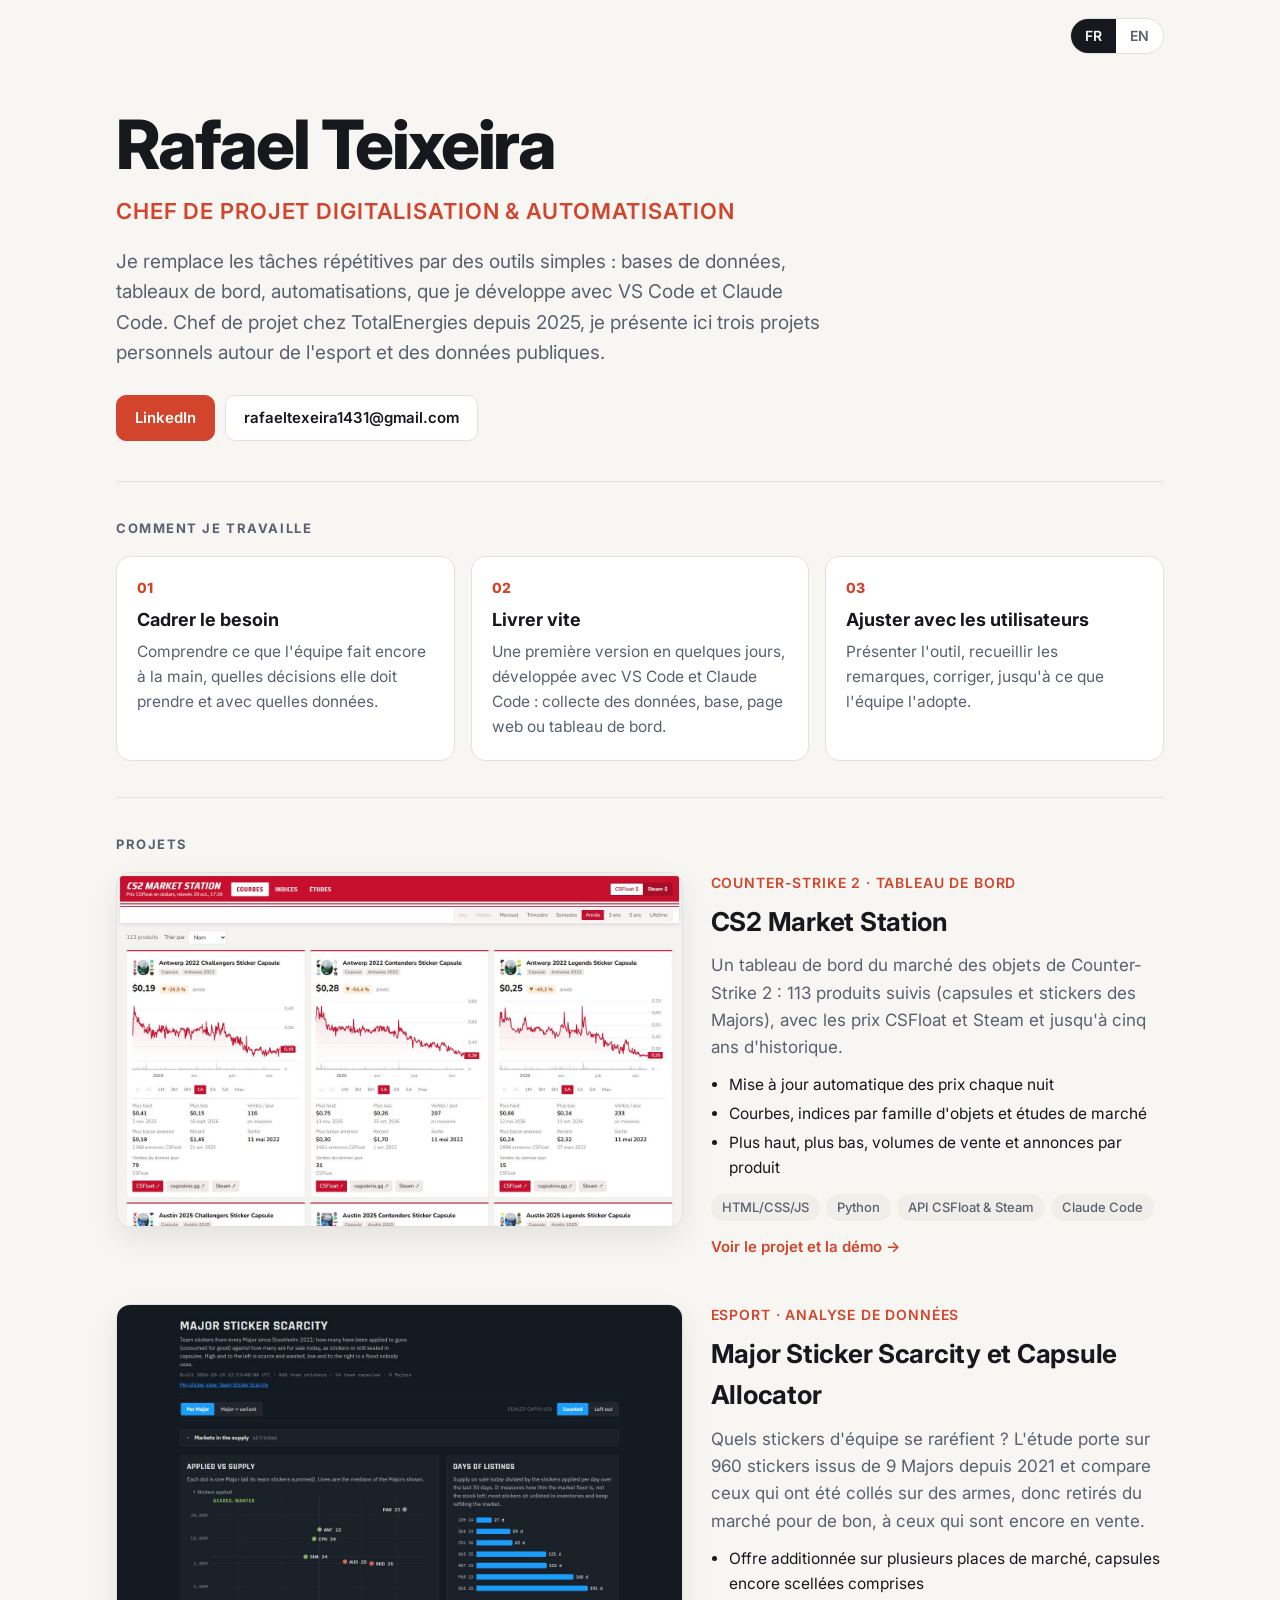
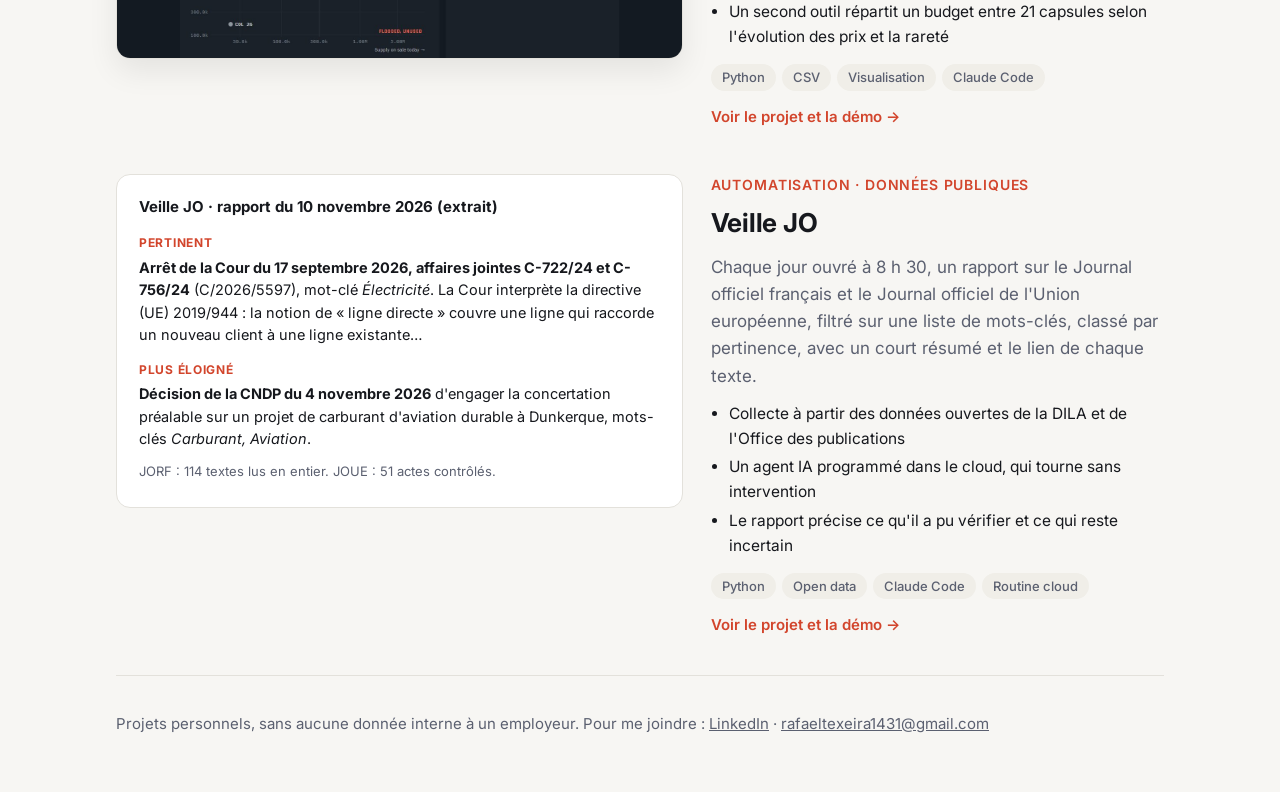
<file: index.html>
<!DOCTYPE html>
<html lang="fr">
<head>
<meta charset="utf-8">
<meta name="viewport" content="width=device-width, initial-scale=1">
<title>Rafael Teixeira, portfolio</title>
<meta name="description" content="Chef de projet Digitalisation & Automatisation. Bases de données, tableaux de bord et automatisations développés avec VS Code et Claude Code.">
<link rel="preconnect" href="https://fonts.googleapis.com">
<link rel="preconnect" href="https://fonts.gstatic.com" crossorigin>
<link href="https://fonts.googleapis.com/css2?family=Inter:wght@400;500;600;700;800&display=swap" rel="stylesheet">
<style>
  :root {
    --bg: #f7f6f3; --surface: #ffffff; --ink: #16181d; --muted: #5b6070; --line: #e3e1db;
    --accent: #d2452c; --accent-ink: #ffffff; --chip: #f0eee8;
  }
  @media (prefers-color-scheme: dark) {
    :root { --bg: #111317; --surface: #191c22; --ink: #eceef2; --muted: #a2a8b6; --line: #2b2f38;
            --accent: #ff6b4f; --accent-ink: #16181d; --chip: #23272f; }
  }
  * { box-sizing: border-box; }
  html { -webkit-text-size-adjust: 100%; }
  body { margin: 0; background: var(--bg); color: var(--ink);
         font-family: Inter, system-ui, -apple-system, "Segoe UI", Roboto, Arial, sans-serif;
         font-size: 17px; line-height: 1.6; }
  a { color: inherit; }
  .wrap { max-width: 1080px; margin: 0 auto; padding: 0 16px; }

  html[lang="fr"] .en, html[lang="en"] .fr { display: none !important; }

  header.top { display: flex; justify-content: flex-end; padding-top: 18px; }
  .lang { display: inline-flex; border: 1px solid var(--line); border-radius: 999px; overflow: hidden; background: var(--surface); }
  .lang button { border: 0; background: transparent; color: var(--muted); font: inherit; font-size: 14px; font-weight: 600;
                 padding: 6px 14px; cursor: pointer; }
  .lang button[aria-pressed="true"] { background: var(--ink); color: var(--bg); }

  .hero { padding: 56px 0 40px; }
  .hero h1 { font-size: clamp(40px, 7vw, 68px); line-height: 1.02; margin: 0; letter-spacing: -0.03em; font-weight: 800; }
  .hero .role { font-size: clamp(18px, 2.4vw, 22px); color: var(--accent); font-weight: 600; margin: 14px 0 0; text-transform: uppercase; letter-spacing: 0.04em; }
  .hero p.pitch { max-width: 720px; color: var(--muted); font-size: 19px; margin: 18px 0 0; }
  .links { display: flex; flex-wrap: wrap; gap: 10px; margin-top: 26px; }
  .btn { display: inline-flex; align-items: center; gap: 8px; padding: 10px 18px; border-radius: 10px; text-decoration: none;
         font-weight: 600; font-size: 15px; border: 1px solid var(--line); background: var(--surface); }
  .btn.primary { background: var(--accent); color: var(--accent-ink); border-color: var(--accent); }

  h2 { font-size: 13px; text-transform: uppercase; letter-spacing: 0.12em; color: var(--muted); margin: 0 0 18px; font-weight: 700; }
  section { padding: 36px 0; border-top: 1px solid var(--line); }

  .steps { display: grid; grid-template-columns: repeat(3, 1fr); gap: 16px; }
  .step { background: var(--surface); border: 1px solid var(--line); border-radius: 14px; padding: 20px; }
  .step .n { font-weight: 800; color: var(--accent); font-size: 14px; }
  .step h3 { margin: 6px 0 6px; font-size: 18px; }
  .step p { margin: 0; color: var(--muted); font-size: 15.5px; }

  .project { position: relative; display: grid; grid-template-columns: 1.25fr 1fr; gap: 28px; align-items: start; margin-bottom: 44px; }
  .project:last-child { margin-bottom: 0; }
  .project h3 a { text-decoration: none; }
  .project h3 a::after { content: ""; position: absolute; inset: -8px; border-radius: 18px; }
  .project h3 a:focus-visible { outline: none; }
  .project h3 a:focus-visible::after { outline: 2px solid var(--accent); outline-offset: 2px; }
  .project:hover .shot, .project:hover .report { box-shadow: 0 16px 36px rgba(0,0,0,.14); }
  .project:hover .more { text-decoration: underline; }
  .more { display: inline-block; margin-top: 14px; color: var(--accent); font-weight: 600; font-size: 15px; }
  .shot { border-radius: 14px; overflow: hidden; border: 1px solid var(--line); background: var(--surface); box-shadow: 0 12px 30px rgba(0,0,0,.08); }
  .shot img { display: block; width: 100%; height: auto; }
  .project h3 { font-size: 26px; margin: 0; letter-spacing: -0.01em; }
  .project .tag { color: var(--accent); font-weight: 600; font-size: 14px; text-transform: uppercase; letter-spacing: .06em; margin: 0 0 6px; }
  .project p { margin: 10px 0 0; color: var(--muted); }
  .project ul { margin: 12px 0 0; padding-left: 18px; color: var(--ink); font-size: 15.5px; }
  .project li { margin-bottom: 4px; }
  .chips { display: flex; flex-wrap: wrap; gap: 6px; margin-top: 14px; }
  .chip { background: var(--chip); border-radius: 999px; padding: 3px 11px; font-size: 13px; font-weight: 500; color: var(--muted); }

  .report { background: var(--surface); border: 1px solid var(--line); border-radius: 14px; padding: 20px 22px; font-size: 14.5px; line-height: 1.55; }
  .report .h { font-weight: 700; font-size: 15px; margin-bottom: 8px; }
  .report .lvl { display: inline-block; font-size: 12px; font-weight: 700; text-transform: uppercase; letter-spacing: .06em;
                 color: var(--accent); margin: 8px 0 4px; }
  .report p { margin: 0 0 6px; color: var(--ink); }
  .report .meta { color: var(--muted); font-size: 13px; margin-top: 10px; }

  footer { padding: 36px 0 56px; border-top: 1px solid var(--line); color: var(--muted); font-size: 15px; }

  @media (max-width: 820px) {
    .steps { grid-template-columns: 1fr; }
    .project { grid-template-columns: 1fr; gap: 16px; }
    .hero { padding: 36px 0 28px; }
  }
</style>
</head>
<body>
<div class="wrap">

  <header class="top">
    <div class="lang" role="group" aria-label="Langue / Language">
      <button type="button" data-lang="fr" aria-pressed="true">FR</button>
      <button type="button" data-lang="en" aria-pressed="false">EN</button>
    </div>
  </header>

  <div class="hero">
    <h1>Rafael Teixeira</h1>
    <p class="role"><span class="fr">Chef de projet Digitalisation &amp; Automatisation</span><span class="en">Digitalisation &amp; Automation Project Manager</span></p>
    <p class="pitch">
      <span class="fr">Je remplace les tâches répétitives par des outils simples : bases de données, tableaux de bord, automatisations, que je développe avec VS Code et Claude Code. Chef de projet chez TotalEnergies depuis 2025, je présente ici trois projets personnels autour de l'esport et des données publiques.</span>
      <span class="en">I turn manual work into tools: databases, dashboards and automations, built with VS Code and Claude Code. At TotalEnergies since 2025; here are three personal projects around esports and public data.</span>
    </p>
    <div class="links">
      <a class="btn primary" href="https://www.linkedin.com/in/rafaelteixeira-sor" target="_blank" rel="noopener">LinkedIn</a>
      <a class="btn" href="mailto:rafaeltexeira1431@gmail.com">rafaeltexeira1431@gmail.com</a>
    </div>
  </div>

  <section>
    <h2><span class="fr">Comment je travaille</span><span class="en">How I work</span></h2>
    <div class="steps">
      <div class="step"><div class="n">01</div>
        <h3><span class="fr">Cadrer le besoin</span><span class="en">Scope the need</span></h3>
        <p><span class="fr">Comprendre ce que l'équipe fait encore à la main, quelles décisions elle doit prendre et avec quelles données.</span><span class="en">Understand what the team does by hand, what it needs to decide, and from which data.</span></p></div>
      <div class="step"><div class="n">02</div>
        <h3><span class="fr">Livrer vite</span><span class="en">Build fast</span></h3>
        <p><span class="fr">Une première version en quelques jours, développée avec VS Code et Claude Code : collecte des données, base, page web ou tableau de bord.</span><span class="en">A first version within days using VS Code and Claude Code: collection, database, page or dashboard.</span></p></div>
      <div class="step"><div class="n">03</div>
        <h3><span class="fr">Ajuster avec les utilisateurs</span><span class="en">Iterate with users</span></h3>
        <p><span class="fr">Présenter l'outil, recueillir les remarques, corriger, jusqu'à ce que l'équipe l'adopte.</span><span class="en">Show it, collect feedback, fix, until the tool is adopted.</span></p></div>
    </div>
  </section>

  <section>
    <h2><span class="fr">Projets</span><span class="en">Projects</span></h2>

    <article class="project">
      <div class="shot"><img src="img/cs2-market-station.jpg" alt="CS2 Market Station : courbes de prix des capsules de stickers" loading="lazy" width="1440" height="900"></div>
      <div>
        <p class="tag">Counter-Strike 2 · <span class="fr">tableau de bord</span><span class="en">dashboard</span></p>
        <h3><a href="projets/cs2-market-station.html">CS2 Market Station</a></h3>
        <p><span class="fr">Un tableau de bord du marché des objets de Counter-Strike 2 : 113 produits suivis (capsules et stickers des Majors), avec les prix CSFloat et Steam et jusqu'à cinq ans d'historique.</span><span class="en">A market dashboard for Counter-Strike 2 items: 113 tracked products (Major capsules and stickers), CSFloat and Steam prices, history up to five years.</span></p>
        <ul>
          <li><span class="fr">Mise à jour automatique des prix chaque nuit</span><span class="en">Prices refreshed automatically every night</span></li>
          <li><span class="fr">Courbes, indices par famille d'objets et études de marché</span><span class="en">Charts, indices by item family and market studies</span></li>
          <li><span class="fr">Plus haut, plus bas, volumes de vente et annonces par produit</span><span class="en">High, low, sales volume and listings per product</span></li>
        </ul>
        <div class="chips"><span class="chip">HTML/CSS/JS</span><span class="chip">Python</span><span class="chip">API CSFloat &amp; Steam</span><span class="chip">Claude Code</span></div>
        <span class="more"><span class="fr">Voir le projet et la démo</span><span class="en">See the project and demo</span> &rarr;</span>
      </div>
    </article>

    <article class="project">
      <div class="shot"><img src="img/sticker-scarcity.jpg" alt="Major Sticker Scarcity : stickers appliqués contre offre en vente, par Major" loading="lazy" width="1440" height="900"></div>
      <div>
        <p class="tag">Esport · <span class="fr">analyse de données</span><span class="en">data analysis</span></p>
        <h3><a href="projets/sticker-scarcity.html">Major Sticker Scarcity <span class="fr">et</span><span class="en">&amp;</span> Capsule Allocator</a></h3>
        <p><span class="fr">Quels stickers d'équipe se raréfient ? L'étude porte sur 960 stickers issus de 9 Majors depuis 2021 et compare ceux qui ont été collés sur des armes, donc retirés du marché pour de bon, à ceux qui sont encore en vente.</span><span class="en">Which team stickers are becoming scarce? 960 stickers from 9 Majors since 2021, comparing what has been applied to guns (consumed for good) with what is still for sale.</span></p>
        <ul>
          <li><span class="fr">Offre additionnée sur plusieurs places de marché, capsules encore scellées comprises</span><span class="en">Supply aggregated across several marketplaces, sealed capsules included</span></li>
          <li><span class="fr">Un second outil répartit un budget entre 21 capsules selon l'évolution des prix et la rareté</span><span class="en">A companion tool splits a budget across 21 capsules based on price trend and scarcity</span></li>
        </ul>
        <div class="chips"><span class="chip">Python</span><span class="chip">CSV</span><span class="chip"><span class="fr">Visualisation</span><span class="en">Data viz</span></span><span class="chip">Claude Code</span></div>
        <span class="more"><span class="fr">Voir le projet et la démo</span><span class="en">See the project and demo</span> &rarr;</span>
      </div>
    </article>

    <article class="project">
      <div class="report" aria-label="Extrait d'un rapport Veille JO">
        <div class="h">Veille JO · <span class="fr">rapport du 10 novembre 2026 (extrait)</span><span class="en">report of 10 November 2026 (excerpt, in French)</span></div>
        <div class="lvl"><span class="fr">Pertinent</span><span class="en">Relevant</span></div>
        <p><b>Arrêt de la Cour du 17 septembre 2026, affaires jointes C-722/24 et C-756/24</b> (C/2026/5597), mot-clé <i>Électricité</i>. La Cour interprète la directive (UE) 2019/944 : la notion de « ligne directe » couvre une ligne qui raccorde un nouveau client à une ligne existante…</p>
        <div class="lvl"><span class="fr">Plus éloigné</span><span class="en">Further away</span></div>
        <p><b>Décision de la CNDP du 4 novembre 2026</b> d'engager la concertation préalable sur un projet de carburant d'aviation durable à Dunkerque, mots-clés <i>Carburant, Aviation</i>.</p>
        <p class="meta"><span class="fr">JORF : 114 textes lus en entier. JOUE : 51 actes contrôlés.</span><span class="en">French Official Journal: 114 texts read in full. EU Official Journal: 51 acts checked.</span></p>
      </div>
      <div>
        <p class="tag"><span class="fr">Automatisation · données publiques</span><span class="en">Automation · public data</span></p>
        <h3><a href="projets/veille-jo.html">Veille JO</a></h3>
        <p><span class="fr">Chaque jour ouvré à 8 h 30, un rapport sur le Journal officiel français et le Journal officiel de l'Union européenne, filtré sur une liste de mots-clés, classé par pertinence, avec un court résumé et le lien de chaque texte.</span><span class="en">Every working day at 8:30, a report on the French and EU Official Journals, filtered on a keyword list, ranked by relevance, with a short summary and a link for each text.</span></p>
        <ul>
          <li><span class="fr">Collecte à partir des données ouvertes de la DILA et de l'Office des publications</span><span class="en">Collected from DILA and Publications Office open data</span></li>
          <li><span class="fr">Un agent IA programmé dans le cloud, qui tourne sans intervention</span><span class="en">AI agent scheduled in the cloud, hands-off</span></li>
          <li><span class="fr">Le rapport précise ce qu'il a pu vérifier et ce qui reste incertain</span><span class="en">The report states what it could verify and what remains uncertain</span></li>
        </ul>
        <div class="chips"><span class="chip">Python</span><span class="chip">Open data</span><span class="chip">Claude Code</span><span class="chip"><span class="fr">Routine cloud</span><span class="en">Cloud routine</span></span></div>
        <span class="more"><span class="fr">Voir le projet et la démo</span><span class="en">See the project and demo</span> &rarr;</span>
      </div>
    </article>
  </section>

  <footer>
    <span class="fr">Projets personnels, sans aucune donnée interne à un employeur. Pour me joindre : </span><span class="en">Personal projects, no employer data. Contact: </span>
    <a href="https://www.linkedin.com/in/rafaelteixeira-sor" target="_blank" rel="noopener">LinkedIn</a> · <a href="mailto:rafaeltexeira1431@gmail.com">rafaeltexeira1431@gmail.com</a>
  </footer>
</div>

<script>
  (function () {
    var root = document.documentElement;
    function setLang(l) {
      root.lang = l;
      document.querySelectorAll(".lang button").forEach(function (b) { b.setAttribute("aria-pressed", String(b.dataset.lang === l)); });
      try { localStorage.setItem("lang", l); } catch (e) {}
    }
    var start = new URLSearchParams(location.search).get("lang");
    if (!start) { try { start = localStorage.getItem("lang"); } catch (e) {} }
    if (start === "en" || start === "fr") setLang(start);
    document.querySelectorAll(".lang button").forEach(function (b) { b.addEventListener("click", function () { setLang(b.dataset.lang); }); });
  })();
</script>
</body>
</html>
</file>
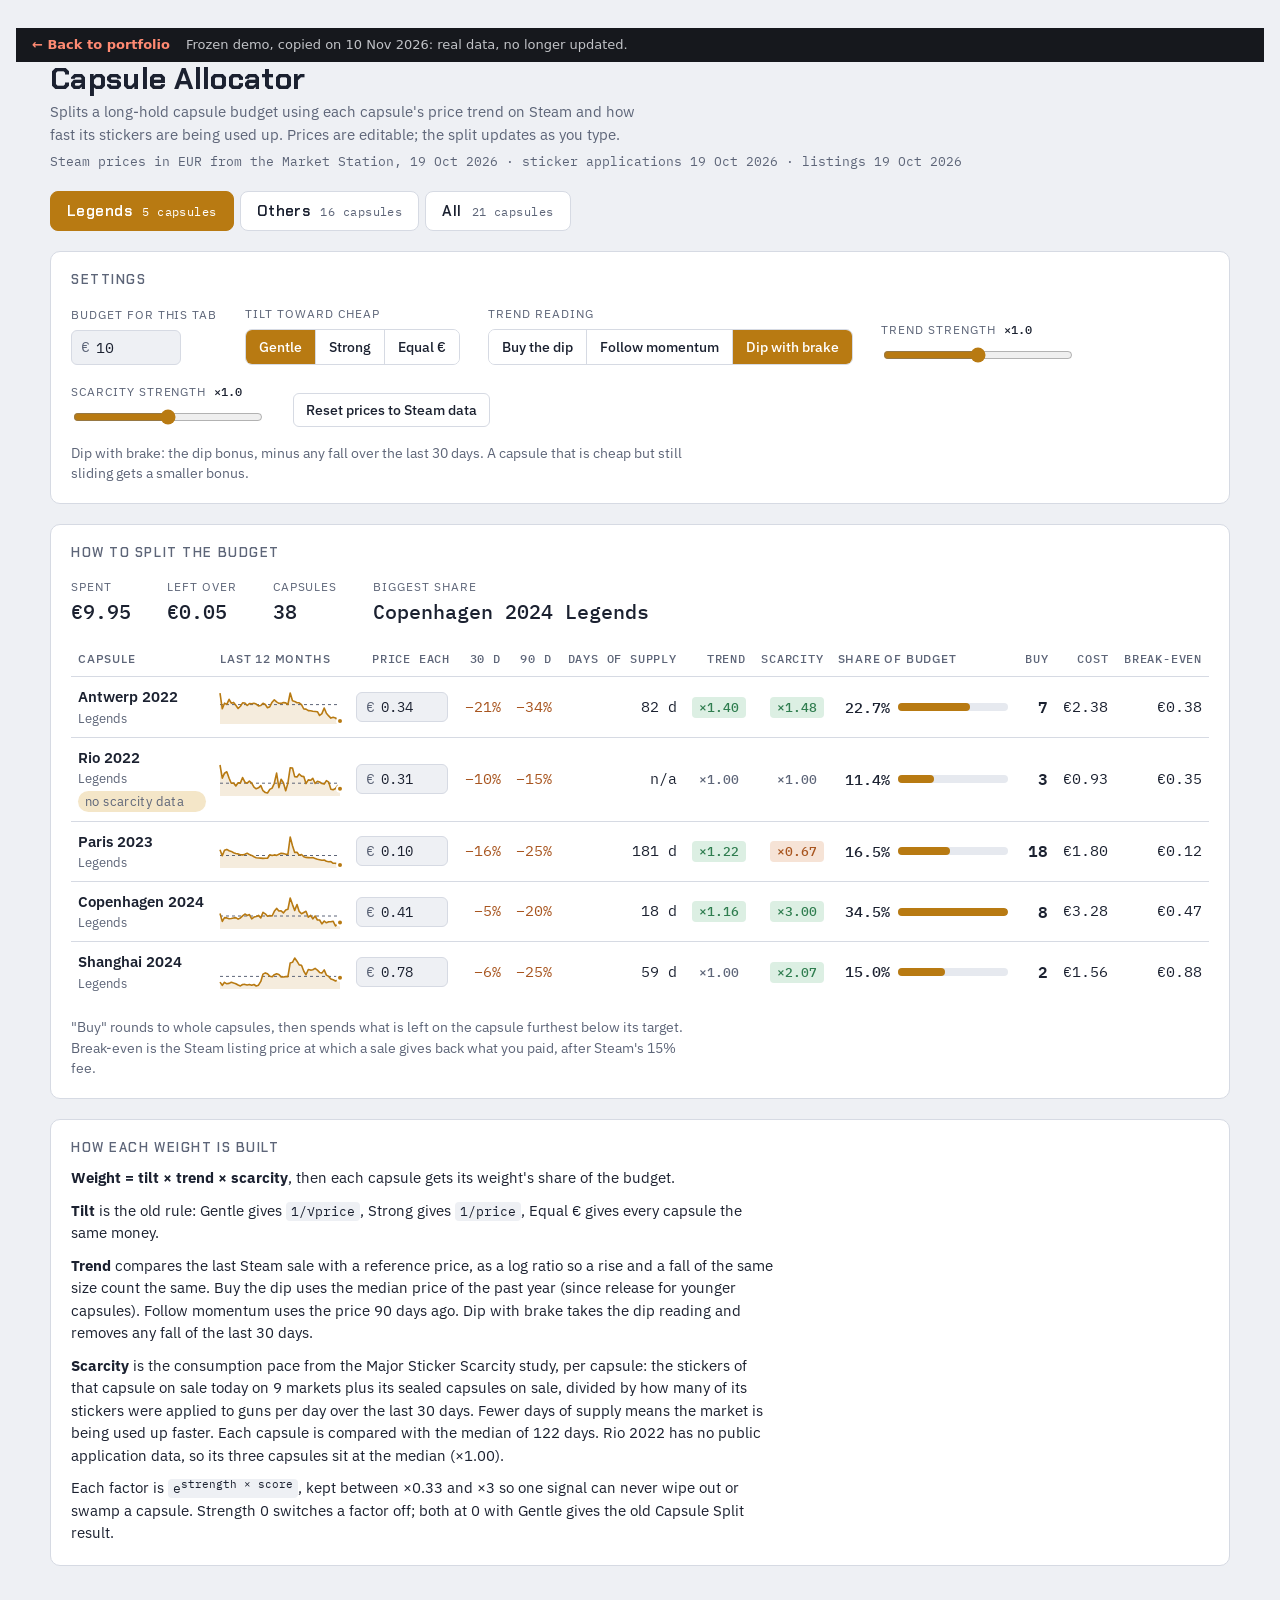
<file: demo/capsule-allocator/index.html>
<!doctype html><html><head><meta charset=utf8><meta name=viewport content="width=device-width,initial-scale=1,viewport-fit=cover"><style>:root{color-scheme:light;box-sizing:border-box;padding-top:env(safe-area-inset-top,0px);padding-bottom:env(safe-area-inset-bottom,0px)}html{scroll-padding-top:env(safe-area-inset-top,0px)}body{margin:0;padding:0;font:14px -apple-system,BlinkMacSystemFont,sans-serif;background:#fff;color:#000}img{max-width:100%}[hidden]:not([hidden=until-found i]){display:none!important}</style></head><body>
<div style="font:500 13px/1.4 system-ui,-apple-system,Segoe UI,sans-serif;background:#16181d;color:#eceef2;padding:8px 16px;display:flex;flex-wrap:wrap;gap:4px 16px;align-items:center"><a href="../../projets/sticker-scarcity.html" style="color:#ff8a72;text-decoration:none;font-weight:700">&larr; Back to portfolio</a><span style="opacity:.8">Frozen demo, copied on 10 Nov 2026: real data, no longer updated.</span></div>
<title>Capsule Allocator</title>
<link rel="preconnect" href="https://fonts.googleapis.com">
<link rel="preconnect" href="https://fonts.gstatic.com" crossorigin>
<link rel="stylesheet" href="https://fonts.googleapis.com/css2?family=Chakra+Petch:wght@600;700&family=IBM+Plex+Sans:wght@400;500;600&family=IBM+Plex+Mono:wght@400;500&display=swap">
<style>
/* Layout: same family as Capsule Split. Header, tab strip, one controls panel, then the allocation table
   (inputs and results in one row per capsule), then a plain note on how each weight is built. */
:root {
  --bg: #eef0f4;
  --surface: #ffffff;
  --ink: #1b2130;
  --muted: #5d6578;
  --line: #d6dae3;
  --accent: #b87a12;
  --accent-ink: #ffffff;
  --accent-soft: #f4e6c8;
  --area: rgba(184, 122, 18, 0.14);
  --bar-track: #e6e9ef;
  --good: #2f7d4f;
  --good-soft: #dcefe3;
  --warn: #a8551f;
  --warn-soft: #f6e3d6;
  --display: "Chakra Petch", "Segoe UI", system-ui, sans-serif;
  --body: "IBM Plex Sans", "Segoe UI", system-ui, sans-serif;
  --mono: "IBM Plex Mono", ui-monospace, Consolas, monospace;
}
@media (prefers-color-scheme: dark) {
  :root:not([data-theme="light"]) {
    color-scheme: dark;
    --bg: #11141b; --surface: #191d27; --ink: #e6e8ee; --muted: #98a0b3; --line: #2b313e;
    --accent: #e2a83d; --accent-ink: #1a1405; --accent-soft: #3a2f17; --area: rgba(226, 168, 61, 0.16);
    --bar-track: #242a36; --good: #6cc391; --good-soft: #1b3326; --warn: #e59a66; --warn-soft: #3a2519;
  }
}
:root[data-theme="dark"] {
  color-scheme: dark;
  --bg: #11141b; --surface: #191d27; --ink: #e6e8ee; --muted: #98a0b3; --line: #2b313e;
  --accent: #e2a83d; --accent-ink: #1a1405; --accent-soft: #3a2f17; --area: rgba(226, 168, 61, 0.16);
  --bar-track: #242a36; --good: #6cc391; --good-soft: #1b3326; --warn: #e59a66; --warn-soft: #3a2519;
}

* { box-sizing: border-box; }
[hidden] { display: none !important; }
body { background: var(--bg); color: var(--ink); font: 15px/1.5 var(--body); padding-inline: 16px; padding-block: 28px 48px; }
.wrap { max-width: 1180px; margin: 0 auto; display: grid; gap: 20px; min-width: 0; }
header { display: grid; gap: 6px; }
h1 { font: 700 30px/1.1 var(--display); letter-spacing: 0.01em; margin: 0; text-wrap: balance; }
.lede { margin: 0; color: var(--muted); max-width: 68ch; }
.meta { margin: 0; color: var(--muted); font: 12.5px/1.5 var(--mono); }
h2 { font: 600 13px/1.3 var(--display); text-transform: uppercase; letter-spacing: 0.12em; color: var(--muted); margin: 0; }
section { background: var(--surface); border: 1px solid var(--line); border-radius: 10px; padding: 20px; display: grid; gap: 16px; min-width: 0; }

.tabs { display: flex; flex-wrap: wrap; gap: 6px; }
.tabs button { font: 600 15px var(--display); letter-spacing: 0.03em; color: var(--ink); background: var(--surface); border: 1px solid var(--line); border-radius: 8px; padding: 9px 16px; cursor: pointer; display: flex; gap: 10px; align-items: baseline; }
.tabs button small { font: 400 12px var(--mono); color: var(--muted); }
.tabs button[aria-selected="true"] { background: var(--accent); border-color: var(--accent); color: var(--accent-ink); }
.tabs button[aria-selected="true"] small { color: var(--accent-ink); }

.controls { display: flex; flex-wrap: wrap; gap: 18px 28px; align-items: end; }
.field { display: grid; gap: 6px; min-width: 0; }
.label { font-size: 12px; text-transform: uppercase; letter-spacing: 0.08em; color: var(--muted); }
.label b { font: 500 12px var(--mono); color: var(--ink); letter-spacing: 0; text-transform: none; margin-left: 4px; }
input[type="text"] { font: 15px var(--mono); font-variant-numeric: tabular-nums; color: var(--ink); background: var(--bg); border: 1px solid var(--line); border-radius: 6px; padding: 7px 10px; width: 100%; min-width: 0; }
input:focus-visible, button:focus-visible { outline: 2px solid var(--accent); outline-offset: 1px; }
.money { position: relative; width: 110px; }
.money::before { content: "€"; position: absolute; left: 10px; top: 50%; transform: translateY(-50%); color: var(--muted); font-family: var(--mono); }
.money input { padding-left: 24px; }
.seg { display: inline-flex; flex-wrap: wrap; max-width: 100%; border: 1px solid var(--line); border-radius: 7px; overflow: hidden; }
.seg button { flex: 1 1 auto; font: 500 14px var(--body); background: var(--surface); color: var(--ink); border: 0; padding: 8px 13px; cursor: pointer; }
.seg button + button { border-left: 1px solid var(--line); }
.seg button[aria-pressed="true"] { background: var(--accent); color: var(--accent-ink); }
input[type="range"] { width: 190px; max-width: 100%; accent-color: var(--accent); }
.text-btn { font: 500 14px var(--body); background: transparent; color: var(--ink); border: 1px solid var(--line); border-radius: 6px; padding: 7px 12px; cursor: pointer; }
.text-btn:hover { border-color: var(--accent); }
.note { margin: 0; font-size: 13.5px; color: var(--muted); max-width: 78ch; }
.note b { color: var(--ink); font-weight: 600; }

.summary { display: flex; flex-wrap: wrap; gap: 12px 36px; }
.stat { display: grid; gap: 2px; min-width: 0; }
.stat .k { font-size: 12px; text-transform: uppercase; letter-spacing: 0.08em; color: var(--muted); }
.stat .v { font: 500 20px var(--mono); font-variant-numeric: tabular-nums; }

.table-scroll { overflow-x: auto; }
table { width: 100%; border-collapse: collapse; min-width: 1040px; }
th, td { padding: 9px 7px; text-align: left; border-bottom: 1px solid var(--line); vertical-align: middle; }
th { font-size: 11.5px; font-weight: 500; text-transform: uppercase; letter-spacing: 0.07em; color: var(--muted); white-space: nowrap; }
td.n, th.n { text-align: right; font-family: var(--mono); font-variant-numeric: tabular-nums; white-space: nowrap; }
tbody tr:last-child td { border-bottom: 0; }
.cap { font-weight: 600; white-space: nowrap; }
.cap span { display: block; font-weight: 400; font-size: 12.5px; color: var(--muted); }
.tag { display: inline-block; font-size: 11px; letter-spacing: 0.03em; padding: 1px 7px; border-radius: 999px; background: var(--accent-soft); color: var(--warn); margin-top: 3px; }
td .money { width: 92px; }
td .money input { font-size: 14px; padding-block: 5px; }
.up { color: var(--good); } .down { color: var(--warn); }
.fx { display: inline-block; min-width: 54px; padding: 2px 7px; border-radius: 4px; font: 500 13px var(--mono); text-align: right; }
.fx.hi { background: var(--good-soft); color: var(--good); }
.fx.lo { background: var(--warn-soft); color: var(--warn); }
.fx.eq { color: var(--muted); }
.pct-cell { display: grid; grid-template-columns: 52px 110px; align-items: center; gap: 8px; }
.pct-val { font: 500 15px var(--mono); text-align: right; font-variant-numeric: tabular-nums; }
.bar { height: 8px; background: var(--bar-track); border-radius: 4px; overflow: hidden; }
.bar span { display: block; height: 100%; background: var(--accent); border-radius: 0 4px 4px 0; }
.buy { font-weight: 600; font-size: 16px; }
svg.spark { display: block; width: 120px; height: 34px; overflow: visible; }
.spark .ln { fill: none; stroke: var(--accent); stroke-width: 1.6; stroke-linejoin: round; }
.spark .ar { fill: var(--area); stroke: none; }
.spark .md { stroke: var(--muted); stroke-width: 1; stroke-dasharray: 3 3; }
.spark .end { fill: var(--accent); stroke: var(--surface); stroke-width: 2; }

.how { display: grid; gap: 10px; }
.how p { margin: 0; max-width: 78ch; }
.how code { font: 13px var(--mono); background: var(--bg); padding: 1px 5px; border-radius: 4px; }

@media (max-width: 560px) {
  h1 { font-size: 25px; }
  section { padding: 16px; }
  .controls { gap: 16px; }
}
@media (prefers-reduced-motion: no-preference) { .bar span { transition: width 0.15s; } }
</style>

<div class="wrap">
  <header>
    <h1>Capsule Allocator</h1>
    <p class="lede">Splits a long-hold capsule budget using each capsule's price trend on Steam and how fast its stickers are being used up. Prices are editable; the split updates as you type.</p>
    <p class="meta" id="meta"></p>
  </header>

  <nav class="tabs" role="tablist" aria-label="Capsule set" id="tabs"></nav>

  <section aria-labelledby="set-h">
    <h2 id="set-h">Settings</h2>
    <div class="controls">
      <div class="field">
        <label class="label" for="budget">Budget for this tab</label>
        <div class="money"><input id="budget" type="text" inputmode="decimal"></div>
      </div>
      <div class="field">
        <span class="label" id="tilt-l">Tilt toward cheap</span>
        <div class="seg" role="group" aria-labelledby="tilt-l" id="tilt">
          <button type="button" data-v="gentle">Gentle</button>
          <button type="button" data-v="strong">Strong</button>
          <button type="button" data-v="equal">Equal €</button>
        </div>
      </div>
      <div class="field">
        <span class="label" id="mode-l">Trend reading</span>
        <div class="seg" role="group" aria-labelledby="mode-l" id="mode">
          <button type="button" data-v="dip">Buy the dip</button>
          <button type="button" data-v="mom">Follow momentum</button>
          <button type="button" data-v="brake">Dip with brake</button>
        </div>
      </div>
      <div class="field">
        <label class="label" for="st">Trend strength <b id="st-v"></b></label>
        <input id="st" type="range" min="0" max="2" step="0.1">
      </div>
      <div class="field">
        <label class="label" for="ss">Scarcity strength <b id="ss-v"></b></label>
        <input id="ss" type="range" min="0" max="2" step="0.1">
      </div>
      <button type="button" class="text-btn" id="reset">Reset prices to Steam data</button>
    </div>
    <p class="note" id="mode-note"></p>
  </section>

  <section aria-labelledby="out-h">
    <h2 id="out-h">How to split the budget</h2>
    <div class="summary" id="summary"></div>
    <div class="table-scroll">
      <table>
        <thead>
          <tr>
            <th>Capsule</th>
            <th>Last 12 months</th>
            <th class="n">Price each</th>
            <th class="n">30 d</th>
            <th class="n">90 d</th>
            <th class="n">Days of supply</th>
            <th class="n">Trend</th>
            <th class="n">Scarcity</th>
            <th>Share of budget</th>
            <th class="n">Buy</th>
            <th class="n">Cost</th>
            <th class="n">Break-even</th>
          </tr>
        </thead>
        <tbody id="rows"></tbody>
      </table>
    </div>
    <p class="note">"Buy" rounds to whole capsules, then spends what is left on the capsule furthest below its target. Break-even is the Steam listing price at which a sale gives back what you paid, after Steam's 15% fee.</p>
  </section>

  <section aria-labelledby="how-h" class="how">
    <h2 id="how-h">How each weight is built</h2>
    <p><b>Weight = tilt × trend × scarcity</b>, then each capsule gets its weight's share of the budget.</p>
    <p><b>Tilt</b> is the old rule: Gentle gives <code>1/√price</code>, Strong gives <code>1/price</code>, Equal € gives every capsule the same money.</p>
    <p><b>Trend</b> compares the last Steam sale with a reference price, as a log ratio so a rise and a fall of the same size count the same. Buy the dip uses the median price of the past year (since release for younger capsules). Follow momentum uses the price 90 days ago. Dip with brake takes the dip reading and removes any fall of the last 30 days.</p>
    <p><b>Scarcity</b> is the consumption pace from the Major Sticker Scarcity study, per capsule: the stickers of that capsule on sale today on 9 markets plus its sealed capsules on sale, divided by how many of its stickers were applied to guns per day over the last 30 days. Fewer days of supply means the market is being used up faster. Each capsule is compared with the median of <span id="med-days"></span> days. Rio 2022 has no public application data, so its three capsules sit at the median (×1.00).</p>
    <p>Each factor is <code>e<sup>strength × score</sup></code>, kept between ×0.33 and ×3 so one signal can never wipe out or swamp a capsule. Strength 0 switches a factor off; both at 0 with Gentle gives the old Capsule Split result.</p>
  </section>
</div>

<script>
(function () {
  "use strict";
  var DATA = {"built":"2026-10-23T14:30Z","prices_at":1792397995,"scarcity_at":{"steam":"2026-10-19T10:40:04+00:00","steamdt":"2026-10-19T12:13:11+00:00","csgoskins":null,"feeds":"2026-10-19T09:50:03+00:00","tracker":"2026-10-19T08:30:13.935000+00:00"},"med_days":121.9,"tabs":[{"id":"legends","name":"Legends","budget":10,"items":["Antwerp 2022 Legends Sticker Capsule","Rio 2022 Legends Sticker Capsule","Paris 2023 Legends Sticker Capsule","Copenhagen 2024 Legends Sticker Capsule","Shanghai 2024 Legends Sticker Capsule"]},{"id":"others","name":"Others","budget":10,"items":["Austin 2025 Legends Sticker Capsule","Austin 2025 Challengers Sticker Capsule","Austin 2025 Contenders Sticker Capsule","Budapest 2025 Legends Sticker Capsule","Budapest 2025 Challengers Sticker Capsule","Budapest 2025 Contenders Sticker Capsule","Antwerp 2022 Challengers Sticker Capsule","Antwerp 2022 Contenders Sticker Capsule","Rio 2022 Challengers Sticker Capsule","Rio 2022 Contenders Sticker Capsule","Paris 2023 Challengers Sticker Capsule","Paris 2023 Contenders Sticker Capsule","Copenhagen 2024 Challengers Sticker Capsule","Copenhagen 2024 Contenders Sticker Capsule","Shanghai 2024 Challengers Sticker Capsule","Shanghai 2024 Contenders Sticker Capsule"]},{"id":"all","name":"All","budget":20,"items":["Antwerp 2022 Legends Sticker Capsule","Rio 2022 Legends Sticker Capsule","Paris 2023 Legends Sticker Capsule","Copenhagen 2024 Legends Sticker Capsule","Shanghai 2024 Legends Sticker Capsule","Austin 2025 Legends Sticker Capsule","Austin 2025 Challengers Sticker Capsule","Austin 2025 Contenders Sticker Capsule","Budapest 2025 Legends Sticker Capsule","Budapest 2025 Challengers Sticker Capsule","Budapest 2025 Contenders Sticker Capsule","Antwerp 2022 Challengers Sticker Capsule","Antwerp 2022 Contenders Sticker Capsule","Rio 2022 Challengers Sticker Capsule","Rio 2022 Contenders Sticker Capsule","Paris 2023 Challengers Sticker Capsule","Paris 2023 Contenders Sticker Capsule","Copenhagen 2024 Challengers Sticker Capsule","Copenhagen 2024 Contenders Sticker Capsule","Shanghai 2024 Challengers Sticker Capsule","Shanghai 2024 Contenders Sticker Capsule"]}],"caps":[{"name":"Antwerp 2022 Legends Sticker Capsule","major":"Antwerp 2022","tier":"Legends","ask":0.34,"last":0.3535,"last_t":1792389600,"p30":0.4473,"p90":0.5349,"p365":0.8187,"med":0.6273,"med_days":365,"spark":[0.8187,0.5583,0.6518,0.631,0.7169,0.6518,0.6644,0.6155,0.5621,0.6008,0.6563,0.6555,0.6125,0.6449,0.6418,0.6494,0.6358,0.6064,0.6123,0.6511,0.6303,0.5739,0.5925,0.6684,0.7075,0.6748,0.6489,0.6475,0.662,0.6567,0.6291,0.822,0.6912,0.6814,0.6583,0.6587,0.6273,0.5546,0.5522,0.5277,0.525,0.5157,0.5117,0.5092,0.4448,0.477,0.5711,0.4838,0.4388,0.4022,0.4151,0.4053,0.3628,0.3535],"steam":"https://steamcommunity.com/market/listings/730/G18E0253004","scar":{"listed":86690,"sealed":33773.0,"supply":120463.0,"burn30":43976,"n":32,"days":82.2},"score":{"dip":0.5735,"mom":-0.4142,"brake":0.3382,"scar":0.3945}},{"name":"Rio 2022 Legends Sticker Capsule","major":"Rio 2022","tier":"Legends","ask":0.31,"last":0.295,"last_t":1792389600,"p30":0.3284,"p90":0.3488,"p365":0.4334,"med":0.3269,"med_days":365,"spark":[0.4334,0.3565,0.3855,0.3937,0.3559,0.3268,0.3277,0.3105,0.3294,0.3287,0.3605,0.3328,0.327,0.3391,0.3268,0.3036,0.2939,0.3001,0.3129,0.2831,0.2727,0.2696,0.2906,0.2982,0.3262,0.3858,0.3014,0.3496,0.3292,0.2831,0.3274,0.4176,0.4157,0.3653,0.364,0.3807,0.3687,0.3656,0.3243,0.346,0.3441,0.3556,0.3252,0.3384,0.3337,0.3252,0.3219,0.3423,0.3326,0.292,0.2886,0.2959,0.3129,0.295],"steam":"https://steamcommunity.com/market/listings/730/G18F9253004","scar":null,"score":{"dip":0.1027,"mom":-0.1675,"brake":-0.0046,"scar":0.0}},{"name":"Paris 2023 Legends Sticker Capsule","major":"Paris 2023","tier":"Legends","ask":0.1,"last":0.0946,"last_t":1792389600,"p30":0.1124,"p90":0.1267,"p365":0.1627,"med":0.1373,"med_days":365,"spark":[0.1627,0.1363,0.1605,0.1645,0.1581,0.1554,0.1499,0.1462,0.1442,0.1409,0.1401,0.1425,0.1475,0.1413,0.1378,0.1313,0.1273,0.126,0.1256,0.124,0.1247,0.1246,0.1409,0.1373,0.1397,0.1378,0.1431,0.147,0.1456,0.1431,0.1424,0.2202,0.1809,0.1512,0.1516,0.138,0.1416,0.1318,0.1285,0.1278,0.1267,0.128,0.1242,0.1206,0.1183,0.1159,0.117,0.1118,0.1096,0.1097,0.1024,0.1026,0.0971,0.0946],"steam":"https://steamcommunity.com/market/listings/730/G189A263004","scar":{"listed":872948,"sealed":309717.0,"supply":1182665.0,"burn30":196182,"n":32,"days":180.9},"score":{"dip":0.3725,"mom":-0.2922,"brake":0.2001,"scar":-0.3943}},{"name":"Copenhagen 2024 Legends Sticker Capsule","major":"Copenhagen 2024","tier":"Legends","ask":0.41,"last":0.4271,"last_t":1792378800,"p30":0.4516,"p90":0.5322,"p365":0.5596,"med":0.5229,"med_days":365,"spark":[0.5596,0.4447,0.5,0.4961,0.4845,0.4873,0.4943,0.5007,0.4784,0.4948,0.5249,0.5522,0.5327,0.5441,0.4816,0.5076,0.5171,0.5319,0.4966,0.5773,0.5549,0.5192,0.53,0.5231,0.5924,0.6337,0.596,0.5976,0.5685,0.6085,0.6212,0.7847,0.6894,0.6052,0.6909,0.5907,0.5569,0.5736,0.5919,0.5067,0.5336,0.482,0.5229,0.465,0.465,0.4087,0.4507,0.4247,0.4401,0.439,0.4459,0.3784,0.418,0.4271],"steam":"https://steamcommunity.com/market/listings/730/G18BB263004","scar":{"listed":60514,"sealed":13269.0,"supply":73783.0,"burn30":125749,"n":32,"days":17.6},"score":{"dip":0.2024,"mom":-0.22,"brake":0.1466,"scar":1.9357}},{"name":"Shanghai 2024 Legends Sticker Capsule","major":"Shanghai 2024","tier":"Legends","ask":0.78,"last":0.78,"last_t":1792389600,"p30":0.8279,"p90":1.0459,"p365":0.6262,"med":0.8318,"med_days":365,"spark":[0.6262,0.5115,0.6201,0.5652,0.5778,0.6239,0.5938,0.5682,0.5212,0.4901,0.538,0.542,0.5207,0.5404,0.5118,0.5384,0.4849,0.5151,0.6498,0.9149,0.9572,0.9286,0.8362,0.8161,0.8942,0.9238,0.9011,0.8127,0.8113,0.8247,0.8248,1.3189,1.339,1.496,1.3811,1.2468,1.2359,1.0185,0.8933,1.0808,1.0592,1.0724,1.1199,1.0605,0.9777,0.9501,1.065,0.8785,0.8329,0.7344,0.7094,0.6668,0.7136,0.78],"steam":"https://steamcommunity.com/market/listings/730/G18E4263004","scar":{"listed":88854,"sealed":12522.0,"supply":101376.0,"burn30":51697,"n":32,"days":58.8},"score":{"dip":0.0643,"mom":-0.2933,"brake":0.0047,"scar":0.7295}},{"name":"Austin 2025 Legends Sticker Capsule","major":"Austin 2025","tier":"Legends","ask":0.18,"last":0.18,"last_t":1792389600,"p30":0.2127,"p90":0.2676,"p365":0.4518,"med":0.2974,"med_days":365,"spark":[0.4518,0.4082,0.4521,0.4095,0.3926,0.3878,0.3636,0.3543,0.322,0.3451,0.3542,0.3332,0.3433,0.3413,0.3231,0.3102,0.3033,0.2841,0.274,0.2906,0.2872,0.2931,0.2901,0.3075,0.2975,0.3125,0.3206,0.2953,0.2905,0.294,0.2783,0.3438,0.3264,0.314,0.3218,0.316,0.2913,0.2659,0.2542,0.2722,0.2509,0.2428,0.2376,0.221,0.2185,0.209,0.214,0.2357,0.2093,0.2167,0.2003,0.1799,0.1776,0.18],"steam":"https://steamcommunity.com/market/listings/730/G18FD273004","scar":{"listed":219402,"sealed":80336.0,"supply":299738.0,"burn30":73232,"n":32,"days":122.8},"score":{"dip":0.5021,"mom":-0.3965,"brake":0.3352,"scar":-0.0069}},{"name":"Austin 2025 Challengers Sticker Capsule","major":"Austin 2025","tier":"Challengers","ask":0.18,"last":0.19,"last_t":1792389600,"p30":0.2159,"p90":0.2894,"p365":0.5447,"med":0.3417,"med_days":365,"spark":[0.5447,0.4682,0.5487,0.4739,0.4541,0.4504,0.4064,0.3912,0.368,0.3787,0.378,0.392,0.3628,0.3589,0.3315,0.3313,0.3416,0.3378,0.3218,0.3387,0.3476,0.3244,0.3283,0.3438,0.3991,0.3718,0.3528,0.3328,0.3404,0.3578,0.3459,0.4101,0.3596,0.3571,0.3349,0.3472,0.3455,0.2954,0.2809,0.2859,0.2938,0.2765,0.2591,0.2498,0.2444,0.2299,0.2295,0.2377,0.2131,0.1977,0.1881,0.18,0.1868,0.19],"steam":"https://steamcommunity.com/market/listings/730/G18FE273004","scar":{"listed":105427,"sealed":42737.0,"supply":148164.0,"burn30":48045,"n":32,"days":92.5},"score":{"dip":0.5869,"mom":-0.4208,"brake":0.4591,"scar":0.2764}},{"name":"Austin 2025 Contenders Sticker Capsule","major":"Austin 2025","tier":"Contenders","ask":0.2,"last":0.2047,"last_t":1792382400,"p30":0.2196,"p90":0.307,"p365":0.6272,"med":0.4029,"med_days":365,"spark":[0.6272,0.5527,0.675,0.5724,0.5794,0.5553,0.4817,0.4836,0.3889,0.4251,0.4405,0.4323,0.412,0.4127,0.3774,0.4043,0.4137,0.3984,0.3824,0.4229,0.5211,0.4673,0.423,0.4176,0.4459,0.4222,0.4238,0.4189,0.4087,0.377,0.3665,0.4547,0.3932,0.4081,0.3927,0.3382,0.3465,0.3259,0.3019,0.3111,0.3025,0.2962,0.2698,0.2636,0.2269,0.2195,0.2608,0.2493,0.2066,0.2138,0.2038,0.1948,0.1802,0.2047],"steam":"https://steamcommunity.com/market/listings/730/G18FF273004","scar":{"listed":156821,"sealed":53327.0,"supply":210148.0,"burn30":38143,"n":64,"days":165.3},"score":{"dip":0.6771,"mom":-0.4053,"brake":0.6069,"scar":-0.3042}},{"name":"Budapest 2025 Legends Sticker Capsule","major":"Budapest 2025","tier":"Legends","ask":0.17,"last":0.1691,"last_t":1792389600,"p30":0.2004,"p90":0.2499,"p365":null,"med":0.2568,"med_days":333,"spark":[0.9539,0.7423,0.6607,0.5867,0.4745,0.4036,0.43,0.3872,0.3845,0.3878,0.2936,0.2594,0.2577,0.2556,0.2567,0.2532,0.2594,0.2641,0.2708,0.2589,0.2715,0.2749,0.2619,0.2604,0.2486,0.228,0.2357,0.2743,0.2749,0.258,0.2549,0.2609,0.253,0.2532,0.2511,0.2492,0.2403,0.2317,0.2306,0.2101,0.2089,0.2044,0.2013,0.1977,0.1987,0.1791,0.1649,0.1633,0.1691],"steam":"https://steamcommunity.com/market/listings/730/G18E0283004","scar":{"listed":350050,"sealed":74955.0,"supply":425005.0,"burn30":71878,"n":32,"days":177.4},"score":{"dip":0.4178,"mom":-0.3906,"brake":0.248,"scar":-0.3748}},{"name":"Budapest 2025 Challengers Sticker Capsule","major":"Budapest 2025","tier":"Challengers","ask":0.15,"last":0.1511,"last_t":1792389600,"p30":0.175,"p90":0.2111,"p365":null,"med":0.2571,"med_days":333,"spark":[0.9364,0.7794,0.5273,0.4508,0.4933,0.4544,0.5558,0.4463,0.444,0.414,0.2982,0.2605,0.2577,0.2579,0.2577,0.2544,0.2583,0.2586,0.2968,0.3088,0.303,0.3134,0.2958,0.2832,0.2527,0.2316,0.2363,0.2563,0.2578,0.2505,0.222,0.2145,0.2149,0.2114,0.2136,0.2045,0.2099,0.2037,0.1935,0.1793,0.1694,0.17,0.1827,0.1749,0.1699,0.1647,0.1555,0.1542,0.1511],"steam":"https://steamcommunity.com/market/listings/730/G18E1283004","scar":{"listed":225603,"sealed":74649.0,"supply":300252.0,"burn30":46497,"n":32,"days":193.7},"score":{"dip":0.5315,"mom":-0.3344,"brake":0.3847,"scar":-0.4627}},{"name":"Budapest 2025 Contenders Sticker Capsule","major":"Budapest 2025","tier":"Contenders","ask":0.12,"last":0.1157,"last_t":1792389600,"p30":0.1489,"p90":0.1948,"p365":null,"med":0.2344,"med_days":333,"spark":[0.9535,0.7517,0.6035,0.4742,0.5945,0.5694,0.6044,0.5602,0.5921,0.5199,0.316,0.2647,0.2602,0.2569,0.2593,0.2558,0.2557,0.2317,0.2478,0.2467,0.2498,0.2595,0.2462,0.2371,0.2241,0.1948,0.19,0.2153,0.2332,0.2205,0.2246,0.2027,0.1928,0.195,0.1956,0.2007,0.1994,0.1858,0.1786,0.1684,0.1572,0.1619,0.154,0.1483,0.1402,0.1352,0.1261,0.1246,0.1157],"steam":"https://steamcommunity.com/market/listings/730/G18E2283004","scar":{"listed":530898,"sealed":166863.0,"supply":697761.0,"burn30":99320,"n":64,"days":210.8},"score":{"dip":0.706,"mom":-0.521,"brake":0.4538,"scar":-0.5473}},{"name":"Antwerp 2022 Challengers Sticker Capsule","major":"Antwerp 2022","tier":"Challengers","ask":0.26,"last":0.2597,"last_t":1792382400,"p30":0.2786,"p90":0.3261,"p365":0.4974,"med":0.3803,"med_days":365,"spark":[0.4974,0.3522,0.4487,0.434,0.4378,0.4102,0.4128,0.3925,0.3833,0.3588,0.3764,0.3834,0.3815,0.4091,0.4039,0.4095,0.365,0.3776,0.3656,0.3731,0.3761,0.3662,0.3597,0.3821,0.4005,0.4462,0.4474,0.4107,0.4088,0.419,0.358,0.4282,0.4307,0.4458,0.4337,0.4097,0.3882,0.3679,0.3529,0.3352,0.3218,0.3126,0.3282,0.312,0.3091,0.2973,0.2984,0.2932,0.2834,0.253,0.2628,0.2486,0.2508,0.2597],"steam":"https://steamcommunity.com/market/listings/730/G18E1253004","scar":{"listed":56223,"sealed":34502.0,"supply":90725.0,"burn30":20278,"n":32,"days":134.2},"score":{"dip":0.3814,"mom":-0.2277,"brake":0.3112,"scar":-0.0957}},{"name":"Antwerp 2022 Contenders Sticker Capsule","major":"Antwerp 2022","tier":"Contenders","ask":0.39,"last":0.41,"last_t":1792389600,"p30":0.5423,"p90":0.5699,"p365":0.9441,"med":0.6894,"med_days":365,"spark":[0.9441,0.6839,0.8211,0.7871,0.829,0.7235,0.7399,0.673,0.6898,0.6658,0.721,0.7447,0.7122,0.6977,0.6896,0.7406,0.7277,0.7001,0.6583,0.7046,0.6786,0.6688,0.6866,0.7042,0.7467,0.7721,0.7455,0.7585,0.7264,0.7338,0.689,0.7644,0.7147,0.709,0.7074,0.7028,0.6626,0.6277,0.5867,0.5916,0.5668,0.613,0.6533,0.5604,0.5318,0.5611,0.5796,0.5382,0.5427,0.4559,0.4526,0.4556,0.3983,0.41],"steam":"https://steamcommunity.com/market/listings/730/G18E2253004","scar":{"listed":60440,"sealed":46436.0,"supply":106876.0,"burn30":10968,"n":32,"days":292.3},"score":{"dip":0.5197,"mom":-0.3293,"brake":0.24,"scar":-0.8742}},{"name":"Rio 2022 Challengers Sticker Capsule","major":"Rio 2022","tier":"Challengers","ask":0.2,"last":0.2101,"last_t":1792389600,"p30":0.227,"p90":0.2839,"p365":0.3649,"med":0.2817,"med_days":365,"spark":[0.3649,0.3024,0.3662,0.3533,0.3268,0.3148,0.3104,0.3111,0.2905,0.2851,0.2946,0.2875,0.2871,0.2887,0.2718,0.2624,0.2489,0.2583,0.24,0.2436,0.238,0.2319,0.2425,0.2638,0.2608,0.281,0.2725,0.2828,0.3078,0.2838,0.3025,0.358,0.3697,0.3448,0.337,0.3305,0.2895,0.2902,0.2682,0.2814,0.2903,0.2677,0.2487,0.269,0.2462,0.241,0.2523,0.2359,0.22,0.2048,0.2157,0.2231,0.2132,0.2101],"steam":"https://steamcommunity.com/market/listings/730/G18FA253004","scar":null,"score":{"dip":0.2933,"mom":-0.301,"brake":0.2159,"scar":0.0}},{"name":"Rio 2022 Contenders Sticker Capsule","major":"Rio 2022","tier":"Contenders","ask":0.25,"last":0.2492,"last_t":1792393200,"p30":0.3245,"p90":0.4902,"p365":0.4013,"med":0.3172,"med_days":365,"spark":[0.4013,0.3279,0.3749,0.3651,0.3287,0.3255,0.327,0.3091,0.2988,0.2934,0.3004,0.3141,0.2914,0.2878,0.2804,0.2802,0.2665,0.2659,0.2497,0.2146,0.2426,0.2616,0.2777,0.2839,0.2973,0.2969,0.297,0.3459,0.3758,0.3139,0.4077,0.4498,0.6476,0.5122,0.4776,0.6755,0.5305,0.484,0.4394,0.5068,0.4623,0.4313,0.4202,0.4322,0.3871,0.3609,0.3419,0.3336,0.3087,0.2601,0.235,0.219,0.2383,0.2492],"steam":"https://steamcommunity.com/market/listings/730/G18FB253004","scar":null,"score":{"dip":0.2413,"mom":-0.6766,"brake":-0.0228,"scar":0.0}},{"name":"Paris 2023 Challengers Sticker Capsule","major":"Paris 2023","tier":"Challengers","ask":0.09,"last":0.1188,"last_t":1792389600,"p30":0.0903,"p90":0.1132,"p365":0.1325,"med":0.1121,"med_days":365,"spark":[0.1325,0.1189,0.1288,0.1409,0.1328,0.1291,0.1188,0.1203,0.1182,0.1073,0.1108,0.1161,0.1158,0.1157,0.1121,0.1054,0.105,0.1044,0.1054,0.1032,0.0996,0.1041,0.1086,0.1153,0.1123,0.1184,0.1148,0.1199,0.1117,0.1103,0.1145,0.1672,0.1482,0.1286,0.1235,0.1196,0.1135,0.1121,0.1096,0.1123,0.1111,0.1057,0.1048,0.1006,0.0959,0.0974,0.0972,0.0963,0.0919,0.0911,0.0904,0.0891,0.0863,0.1188],"steam":"https://steamcommunity.com/market/listings/730/G189B263004","scar":{"listed":502111,"sealed":169474.0,"supply":671585.0,"burn30":166320,"n":32,"days":121.1},"score":{"dip":-0.0581,"mom":0.0483,"brake":-0.0581,"scar":0.007}},{"name":"Paris 2023 Contenders Sticker Capsule","major":"Paris 2023","tier":"Contenders","ask":0.09,"last":0.089,"last_t":1792389600,"p30":0.0902,"p90":0.1088,"p365":0.1317,"med":0.1091,"med_days":365,"spark":[0.1317,0.1168,0.1265,0.1366,0.1308,0.1263,0.1185,0.1188,0.112,0.1066,0.109,0.1117,0.1154,0.1131,0.1099,0.1049,0.104,0.1046,0.1041,0.1027,0.1024,0.1027,0.1083,0.1132,0.1127,0.115,0.1141,0.1163,0.1151,0.1125,0.1119,0.1677,0.1364,0.1219,0.1191,0.1148,0.1126,0.1102,0.1089,0.1089,0.1068,0.1065,0.1042,0.0974,0.0971,0.0951,0.0952,0.0928,0.0913,0.0914,0.0903,0.0875,0.0837,0.089],"steam":"https://steamcommunity.com/market/listings/730/G189C263004","scar":{"listed":1478592,"sealed":435212.0,"supply":1913804.0,"burn30":293220,"n":32,"days":195.8},"score":{"dip":0.2036,"mom":-0.2009,"brake":0.1902,"scar":-0.4735}},{"name":"Copenhagen 2024 Challengers Sticker Capsule","major":"Copenhagen 2024","tier":"Challengers","ask":0.54,"last":0.542,"last_t":1792393200,"p30":0.541,"p90":0.6089,"p365":0.6927,"med":0.7163,"med_days":365,"spark":[0.6927,0.4807,0.6721,0.6326,0.6557,0.7979,0.8779,0.8587,0.7725,0.7749,0.9565,0.8828,0.8274,0.888,0.7956,0.7931,0.8536,0.8432,0.7639,0.8137,0.8004,0.6867,0.7117,0.7445,0.7087,0.7475,0.6863,0.7046,0.6812,0.7086,0.6897,0.8708,0.7382,0.852,0.826,0.718,0.6989,0.7825,0.7117,0.558,0.6726,0.6571,0.6265,0.6398,0.6056,0.5382,0.5834,0.6122,0.5409,0.5381,0.5054,0.4879,0.5235,0.542],"steam":"https://steamcommunity.com/market/listings/730/G18BC263004","scar":{"listed":48474,"sealed":11086.0,"supply":59560.0,"burn30":84315,"n":32,"days":21.2},"score":{"dip":0.2788,"mom":-0.1164,"brake":0.2788,"scar":1.7496}},{"name":"Copenhagen 2024 Contenders Sticker Capsule","major":"Copenhagen 2024","tier":"Contenders","ask":0.3,"last":0.3049,"last_t":1792389600,"p30":0.3782,"p90":0.4071,"p365":0.6954,"med":0.563,"med_days":365,"spark":[0.6954,0.528,0.6191,0.5752,0.7598,0.7516,0.7112,0.722,0.6077,0.6151,0.6889,0.6949,0.6707,0.7004,0.6649,0.6693,0.6342,0.645,0.6418,0.6124,0.6348,0.5756,0.5588,0.5586,0.5558,0.5752,0.5689,0.5676,0.5383,0.5182,0.5098,0.6232,0.6097,0.58,0.5576,0.5386,0.4583,0.4794,0.4549,0.4288,0.4009,0.402,0.3925,0.3565,0.3187,0.3357,0.3147,0.3753,0.3541,0.3761,0.3337,0.2934,0.3023,0.3049],"steam":"https://steamcommunity.com/market/listings/730/G18BD263004","scar":{"listed":108568,"sealed":24189.0,"supply":132757.0,"burn30":82643,"n":32,"days":48.2},"score":{"dip":0.6133,"mom":-0.2891,"brake":0.3979,"scar":0.9283}},{"name":"Shanghai 2024 Challengers Sticker Capsule","major":"Shanghai 2024","tier":"Challengers","ask":0.4,"last":0.425,"last_t":1792389600,"p30":0.4702,"p90":0.6256,"p365":0.5844,"med":0.6107,"med_days":365,"spark":[0.5844,0.4756,0.5379,0.5169,0.5697,0.6102,0.564,0.5409,0.4924,0.4902,0.6069,0.6514,0.6431,0.6474,0.5913,0.5505,0.5797,0.6328,0.6175,0.6851,0.6706,0.6245,0.6168,0.6567,0.6835,0.6912,0.6721,0.6612,0.5952,0.6911,0.687,0.8243,0.6963,0.7053,0.6821,0.7598,0.7214,0.6734,0.6596,0.6288,0.5983,0.5694,0.5627,0.5945,0.5344,0.5103,0.553,0.4705,0.4265,0.3942,0.3513,0.3807,0.3936,0.425],"steam":"https://steamcommunity.com/market/listings/730/G18E5263004","scar":{"listed":19838,"sealed":7848.0,"supply":27686.0,"burn30":16335,"n":32,"days":50.8},"score":{"dip":0.3625,"mom":-0.3866,"brake":0.2614,"scar":0.8757}},{"name":"Shanghai 2024 Contenders Sticker Capsule","major":"Shanghai 2024","tier":"Contenders","ask":0.41,"last":0.4271,"last_t":1792386000,"p30":0.5274,"p90":0.7667,"p365":0.9402,"med":0.9103,"med_days":365,"spark":[0.9402,0.7444,0.9103,0.8106,0.9847,0.873,0.8185,0.7768,0.7099,0.6482,0.9068,0.9413,0.8897,1.0372,1.005,1.0093,0.9538,1.0018,1.2463,1.3968,1.4061,1.0501,0.9513,0.9613,0.9584,1.0342,1.0138,1.0333,1.1655,1.1656,1.2245,1.4559,1.1212,1.1833,1.1537,1.0908,0.9906,0.8846,0.8424,0.7692,0.7995,0.7048,0.6547,0.6165,0.5836,0.5711,0.5899,0.5469,0.5291,0.4684,0.4404,0.4457,0.438,0.4271],"steam":"https://steamcommunity.com/market/listings/730/G18E6263004","scar":{"listed":59298,"sealed":19218.0,"supply":78516.0,"burn30":35513,"n":32,"days":66.3},"score":{"dip":0.7568,"mom":-0.5851,"brake":0.5458,"scar":0.6094}}]};
  var KEY = "capsule-allocator-v1";
  var MAJORS = ["Antwerp 2022", "Rio 2022", "Paris 2023", "Copenhagen 2024", "Shanghai 2024", "Austin 2025", "Budapest 2025"];
  var TIERS = ["Legends", "Challengers", "Contenders"];
  var NOTES = {
    dip: "Buy the dip: a capsule selling below its median price of the past year gets more weight, one selling above it gets less.",
    mom: "Follow momentum: a capsule that held its price over the last 90 days gets more weight than one that kept falling.",
    brake: "Dip with brake: the dip bonus, minus any fall over the last 30 days. A capsule that is cheap but still sliding gets a smaller bonus."
  };
  var BY = {};
  DATA.caps.forEach(function (c) { BY[c.name] = c; });

  var state = { tab: "legends", budgets: {}, tilt: "gentle", mode: "brake", st: 1, ss: 1, prices: {} };
  try {
    var saved = JSON.parse(localStorage.getItem(KEY));
    if (saved && typeof saved === "object") Object.keys(state).forEach(function (k) { if (saved[k] != null) state[k] = saved[k]; });
  } catch (e) {}
  if (!DATA.tabs.some(function (t) { return t.id === state.tab; })) state.tab = DATA.tabs[0].id;
  function save() { try { localStorage.setItem(KEY, JSON.stringify(state)); } catch (e) {} }

  function $(id) { return document.getElementById(id); }
  function num(s) { var v = parseFloat(String(s == null ? "" : s).replace(",", ".").replace("€", "").trim()); return isFinite(v) ? v : NaN; }
  function eur(v) { return "€" + v.toFixed(2); }
  function price(v) { return "€" + v.toFixed(v < 0.1 ? 3 : 2); }
  function esc(s) { return String(s).replace(/[&<>"]/g, function (c) { return { "&": "&amp;", "<": "&lt;", ">": "&gt;", '"': "&quot;" }[c]; }); }
  function short(n) { return n.replace(" Sticker Capsule", ""); }
  function pct(a, b) {
    if (b == null) return '<span class="na">n/a</span>';
    var v = (a / b - 1) * 100, s = Math.abs(v) < 0.05 ? "0%" : (v > 0 ? "+" : "−") + Math.abs(v).toFixed(0) + "%";
    return '<span class="' + (v > 0.5 ? "up" : v < -0.5 ? "down" : "") + '">' + s + "</span>";
  }
  function tab() { return DATA.tabs.filter(function (t) { return t.id === state.tab; })[0]; }
  function budgetOf(t) { return state.budgets[t.id] != null ? state.budgets[t.id] : String(t.budget); }
  function capsOf(t) {
    return t.items.map(function (n) { return BY[n]; }).sort(function (a, b) {
      return MAJORS.indexOf(a.major) - MAJORS.indexOf(b.major) || TIERS.indexOf(a.tier) - TIERS.indexOf(b.tier);
    });
  }
  function priceOf(c) { var o = state.prices[c.name]; var v = num(o); return o != null && v > 0 ? v : c.ask; }
  function factor(strength, score) { return Math.min(3, Math.max(1 / 3, Math.exp(strength * score))); }

  function spark(c) {
    var pts = c.spark, W = 120, H = 34, pad = 3;
    var lo = Math.min.apply(null, pts.concat(c.med)), hi = Math.max.apply(null, pts.concat(c.med));
    var span = hi - lo || 1;
    var x = function (i) { return (i / (pts.length - 1)) * W; };
    var y = function (v) { return pad + (1 - (v - lo) / span) * (H - 2 * pad); };
    var line = pts.map(function (v, i) { return (i ? "L" : "M") + x(i).toFixed(1) + "," + y(v).toFixed(1); }).join("");
    var area = line + "L" + W + "," + H + "L0," + H + "Z";
    var title = short(c.name) + ": " + price(pts[0]) + " " + (c.med_days >= 365 ? "a year ago" : "at release") +
      ", " + price(c.last) + " last sale, median " + price(c.med) + " (dashed line)";
    return '<svg class="spark" viewBox="0 0 ' + W + " " + H + '" role="img" aria-label="' + esc(title) + '"><title>' + esc(title) + "</title>" +
      '<path class="ar" d="' + area + '"/><line class="md" x1="0" x2="' + W + '" y1="' + y(c.med).toFixed(1) + '" y2="' + y(c.med).toFixed(1) + '"/>' +
      '<path class="ln" d="' + line + '"/><circle class="end" r="3" cx="' + W + '" cy="' + y(pts[pts.length - 1]).toFixed(1) + '"/></svg>';
  }

  function renderTabs() {
    $("tabs").innerHTML = DATA.tabs.map(function (t) {
      return '<button type="button" role="tab" id="tab-' + t.id + '" data-tab="' + t.id + '" aria-selected="' + (t.id === state.tab) + '">' +
        esc(t.name) + "<small>" + t.items.length + " capsules</small></button>";
    }).join("");
  }

  function renderControls() {
    $("budget").value = budgetOf(tab());
    [["tilt", state.tilt], ["mode", state.mode]].forEach(function (p) {
      $(p[0]).querySelectorAll("button").forEach(function (b) { b.setAttribute("aria-pressed", String(b.dataset.v === p[1])); });
    });
    $("st").value = state.st; $("ss").value = state.ss;
    $("st-v").textContent = state.st == 0 ? "off" : "×" + Number(state.st).toFixed(1);
    $("ss-v").textContent = state.ss == 0 ? "off" : "×" + Number(state.ss).toFixed(1);
    $("mode-note").textContent = NOTES[state.mode];
  }

  // Rows are built once per tab so price inputs keep focus while the outputs refresh.
  function renderRows() {
    $("rows").innerHTML = capsOf(tab()).map(function (c, i) {
      var o = state.prices[c.name];
      var days = c.scar ? Math.round(c.scar.days) + " d" : "n/a";
      var daysTitle = c.scar
        ? c.scar.listed.toLocaleString("en-US") + " stickers + " + Math.round(c.scar.sealed).toLocaleString("en-US") + " sealed capsules on sale, " +
          Math.round(c.scar.burn30 / 30).toLocaleString("en-US") + " stickers applied per day"
        : "No public application data for Rio 2022";
      return '<tr data-name="' + esc(c.name) + '">' +
        '<td class="cap">' + esc(c.major) + "<span>" + esc(c.tier) + "</span>" +
          (c.scar ? "" : '<span class="tag">no scarcity data</span>') + '<span class="tag" data-o hidden>your price</span></td>' +
        "<td>" + spark(c) + "</td>" +
        '<td class="n"><div class="money"><input type="text" inputmode="decimal" id="p-' + i + '-' + state.tab + '" aria-label="Price of ' + esc(short(c.name)) +
          '" data-name="' + esc(c.name) + '" value="' + esc(o != null ? o : c.ask.toFixed(2)) + '"></div></td>' +
        '<td class="n">' + pct(c.last, c.p30) + "</td>" +
        '<td class="n">' + pct(c.last, c.p90) + "</td>" +
        '<td class="n" title="' + esc(daysTitle) + '">' + days + "</td>" +
        '<td class="n" data-f="t"></td><td class="n" data-f="s"></td>' +
        '<td><div class="pct-cell"><span class="pct-val" data-f="share"></span><div class="bar"><span data-f="bar"></span></div></div></td>' +
        '<td class="n buy" data-f="units"></td><td class="n" data-f="cost"></td><td class="n" data-f="be"></td></tr>';
    }).join("");
  }

  // Steam: buyer pays seller amount + 5% Steam fee + 10% CS2 fee, each at least 1 cent.
  function breakEven(p) {
    var r = Math.ceil(p * 100 - 1e-9);
    return (r + Math.max(1, Math.floor(r * 0.05)) + Math.max(1, Math.floor(r * 0.10))) / 100;
  }

  function compute() {
    var budget = num(budgetOf(tab()));
    var rows = capsOf(tab()).map(function (c) {
      var p = priceOf(c);
      var tilt = state.tilt === "equal" ? 1 : state.tilt === "strong" ? 1 / p : 1 / Math.sqrt(p);
      var ft = factor(+state.st, c.score[state.mode]), fs = factor(+state.ss, c.score.scar);
      return { c: c, p: p, ft: ft, fs: fs, w: tilt * ft * fs };
    });
    var total = rows.reduce(function (a, r) { return a + r.w; }, 0);
    if (!(budget > 0)) return { rows: rows, budget: NaN, spent: 0 };
    var U = 10000, budgetU = Math.round(budget * U);
    rows.forEach(function (r) {
      r.share = r.w / total; r.target = budget * r.share;
      r.pU = Math.round(r.p * U); r.units = Math.floor((r.target * U) / r.pU);
    });
    function spent() { return rows.reduce(function (a, r) { return a + r.units * r.pU; }, 0); }
    for (var guard = 0; guard < 100000; guard++) {
      var left = budgetU - spent(), best = null;
      rows.forEach(function (r) {
        if (r.pU > left) return;
        var d = r.target * U - r.units * r.pU;
        if (!best || d > best.d) best = { r: r, d: d };
      });
      if (!best) break;
      best.r.units++;
    }
    return { rows: rows, budget: budget, spent: spent() / U };
  }

  function fx(v) {
    var cls = v > 1.005 ? "hi" : v < 0.995 ? "lo" : "eq";
    return '<span class="fx ' + cls + '">×' + v.toFixed(2) + "</span>";
  }

  function renderResults() {
    var res = compute();
    var maxShare = Math.max.apply(null, res.rows.map(function (r) { return r.share || 0; }));
    var trs = $("rows").querySelectorAll("tr");
    res.rows.forEach(function (r, i) {
      var tr = trs[i], q = function (k) { return tr.querySelector('[data-f="' + k + '"]'); };
      tr.querySelector("[data-o]").hidden = state.prices[r.c.name] == null;
      q("t").innerHTML = fx(r.ft);
      q("s").innerHTML = r.c.scar ? fx(r.fs) : '<span class="fx eq">×1.00</span>';
      if (isFinite(res.budget)) {
        q("share").textContent = (r.share * 100).toFixed(1) + "%";
        q("bar").style.width = (r.share / maxShare * 100).toFixed(1) + "%";
        q("units").textContent = r.units;
        q("cost").textContent = eur(r.units * r.pU / 10000);
      } else {
        ["share", "units", "cost"].forEach(function (k) { q(k).textContent = "–"; });
        q("bar").style.width = "0";
      }
      q("be").textContent = price(breakEven(r.p));
    });
    if (!isFinite(res.budget)) {
      $("summary").innerHTML = '<p class="note">Enter a budget above zero to see the split.</p>';
      return;
    }
    var units = res.rows.reduce(function (a, r) { return a + r.units; }, 0);
    var top = res.rows.slice().sort(function (a, b) { return b.share - a.share; })[0];
    var stats = [["Spent", eur(res.spent)], ["Left over", eur(Math.max(0, res.budget - res.spent))],
      ["Capsules", String(units)], ["Biggest share", short(top.c.name)]];
    $("summary").innerHTML = stats.map(function (s) {
      return '<div class="stat"><span class="k">' + s[0] + '</span><span class="v">' + esc(s[1]) + "</span></div>";
    }).join("");
  }

  function renderAll() { renderTabs(); renderControls(); renderRows(); renderResults(); }

  var fDate = function (t) { return new Date(t * 1000).toLocaleDateString("en-GB", { day: "numeric", month: "short", year: "numeric" }); };
  var sd = DATA.scarcity_at || {};
  $("meta").textContent = "Steam prices in EUR from the Market Station, " + fDate(DATA.prices_at) +
    " · sticker applications " + (sd.tracker ? fDate(Date.parse(sd.tracker) / 1000) : "n/a") +
    " · listings " + (sd.feeds ? fDate(Date.parse(sd.feeds) / 1000) : "n/a");
  $("med-days").textContent = Math.round(DATA.med_days);

  $("tabs").addEventListener("click", function (e) {
    var b = e.target.closest("[data-tab]"); if (!b) return;
    state.tab = b.dataset.tab; save(); renderAll();
  });
  $("budget").addEventListener("input", function () { state.budgets[state.tab] = this.value; save(); renderResults(); });
  ["tilt", "mode"].forEach(function (id) {
    $(id).addEventListener("click", function (e) {
      var b = e.target.closest("[data-v]"); if (!b) return;
      state[id] = b.dataset.v; save(); renderControls(); renderResults();
    });
  });
  ["st", "ss"].forEach(function (id) {
    $(id).addEventListener("input", function () { state[id] = +this.value; save(); renderControls(); renderResults(); });
  });
  $("rows").addEventListener("input", function (e) {
    var t = e.target; if (!t.dataset.name) return;
    var c = BY[t.dataset.name];
    if (num(t.value) === c.ask || t.value.trim() === "") delete state.prices[c.name]; else state.prices[c.name] = t.value;
    save(); renderResults();
  });
  $("reset").addEventListener("click", function () { state.prices = {}; save(); renderRows(); renderResults(); });

  renderAll();
})();
</script>

</body></html>
</file>
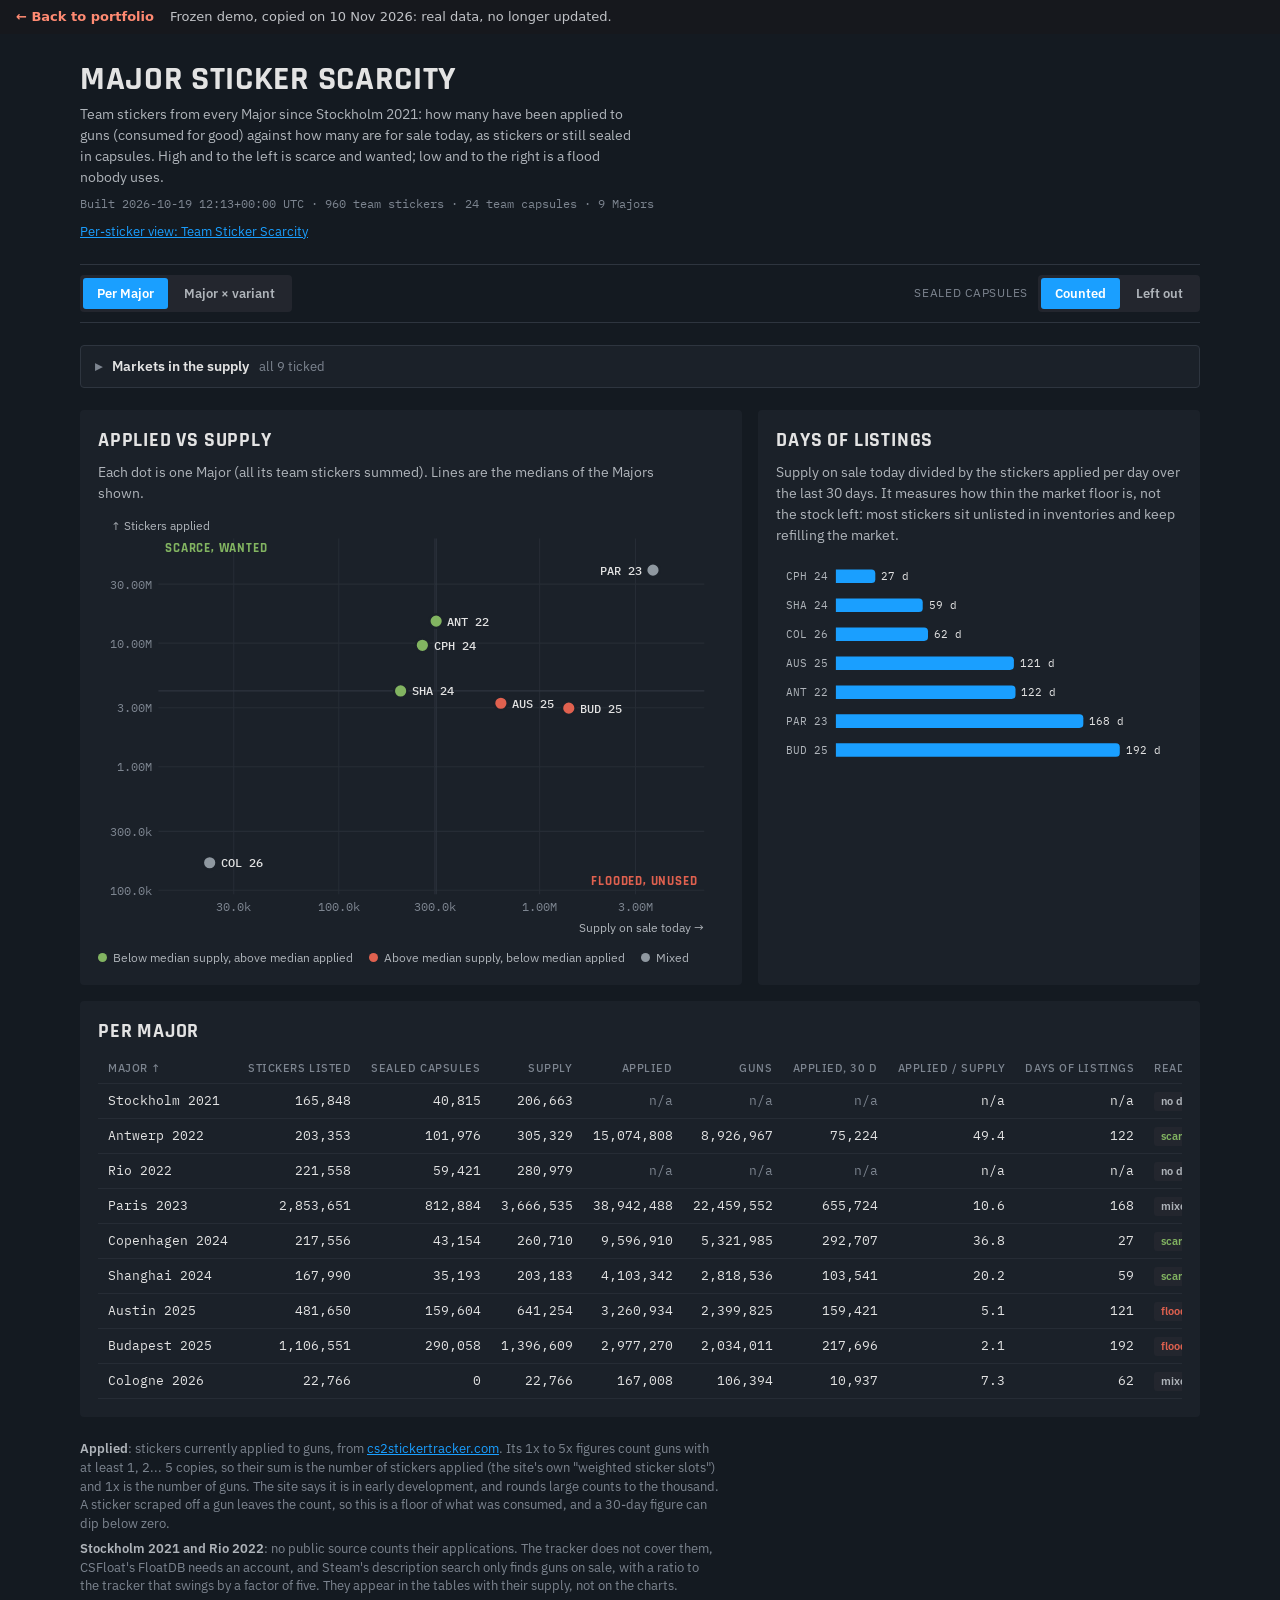
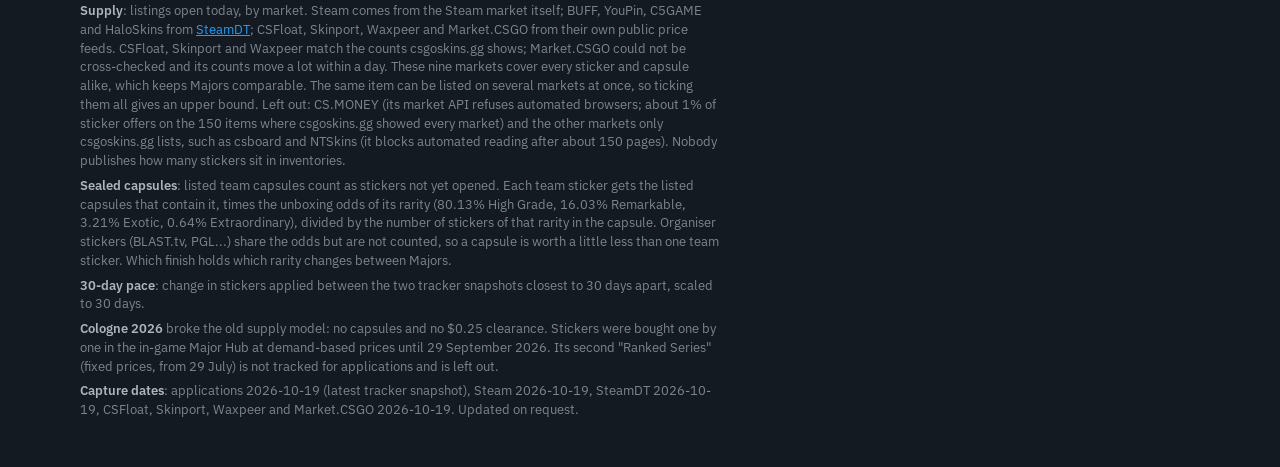
<file: demo/sticker-scarcity/index.html>
<!doctype html><html><head><meta charset=utf8><meta name=viewport content="width=device-width,initial-scale=1,viewport-fit=cover"><style>:root{color-scheme:light;box-sizing:border-box;padding-top:env(safe-area-inset-top,0px);padding-bottom:env(safe-area-inset-bottom,0px)}html{scroll-padding-top:env(safe-area-inset-top,0px)}body{margin:0;padding:0;font:14px -apple-system,BlinkMacSystemFont,sans-serif;background:#fff;color:#000}img{max-width:100%}[hidden]:not([hidden=until-found i]){display:none!important}</style></head><body>
<div style="font:500 13px/1.4 system-ui,-apple-system,Segoe UI,sans-serif;background:#16181d;color:#eceef2;padding:8px 16px;display:flex;flex-wrap:wrap;gap:4px 16px;align-items:center"><a href="../../projets/sticker-scarcity.html" style="color:#ff8a72;text-decoration:none;font-weight:700">&larr; Back to portfolio</a><span style="opacity:.8">Frozen demo, copied on 10 Nov 2026: real data, no longer updated.</span></div>
<title>Major Sticker Scarcity</title>
<link rel="preconnect" href="https://fonts.googleapis.com">
<link rel="preconnect" href="https://fonts.gstatic.com" crossorigin>
<link rel="stylesheet" href="https://fonts.googleapis.com/css2?family=Rajdhani:wght@600;700&family=IBM+Plex+Sans:wght@400;500;600&family=IBM+Plex+Mono:wght@400;500&display=swap">
<style>
/* Layout: one column trading sheet. Header, supply toggle, then per tab: chart(s) + table. Dark Steam market world on purpose (single theme). */
:root {
  color-scheme: dark;
  --bg: #141a21;
  --panel: #1b2129;
  --raise: #23262e;
  --line: #2e353f;
  --grid: #262c35;
  --ink: #e3e3e3;
  --ink-2: #afb4ba;
  --muted: #7d8590;
  --accent: #1a9fff;
  --good: #82b461;
  --bad: #e0614f;
  --mid: #8f98a0;
  --f-display: "Rajdhani", "Arial Narrow", Arial, sans-serif;
  --f-body: "IBM Plex Sans", "Segoe UI", Arial, sans-serif;
  --f-data: "IBM Plex Mono", Consolas, monospace;
}
html, body { background: var(--bg); color: var(--ink); }
body { font: 14px/1.5 var(--f-body); }
.wrap { max-width: 1120px; margin: 0 auto; padding-inline: 16px; padding-block: 28px 48px; display: grid; gap: 22px; }
h1 { font: 700 34px/1.05 var(--f-display); letter-spacing: .02em; margin: 0; text-wrap: balance; text-transform: uppercase; }
h2 { font: 700 20px/1.2 var(--f-display); letter-spacing: .04em; text-transform: uppercase; margin: 0; }
.lede { color: var(--ink-2); max-width: 70ch; margin: 6px 0 0; }
.meta { color: var(--muted); font: 12px/1.4 var(--f-data); margin-top: 8px; }
.interim { margin: 10px 0 0; padding: 8px 12px; border-left: 3px solid var(--accent); background: var(--panel); color: var(--ink-2); max-width: 80ch; font-size: 13px; }
.bar { display: flex; flex-wrap: wrap; gap: 12px 20px; align-items: center; justify-content: space-between; border-block: 1px solid var(--line); padding-block: 10px; }
.tabs, .seg { display: flex; gap: 2px; background: var(--raise); padding: 3px; border-radius: 4px; }
.tabs button, .seg button { font: 600 13px/1 var(--f-body); color: var(--ink-2); background: transparent; border: 0; padding: 9px 14px; border-radius: 3px; cursor: pointer; }
.tabs button[aria-selected="true"], .seg button[aria-pressed="true"] { background: var(--accent); color: #fff; }
.tabs button:focus-visible, .seg button:focus-visible, th button:focus-visible { outline: 2px solid var(--accent); outline-offset: 2px; }
.ctl { display: flex; align-items: center; gap: 10px; color: var(--muted); font-size: 12px; text-transform: uppercase; letter-spacing: .06em; }
.card { background: var(--panel); border-radius: 4px; padding: 18px; display: grid; gap: 10px; min-width: 0; align-content: start; }
.card p { margin: 0; color: var(--ink-2); max-width: 75ch; }
.grid2 { display: grid; grid-template-columns: minmax(0, 3fr) minmax(0, 2fr); gap: 16px; }
.multiples { display: grid; grid-template-columns: repeat(auto-fill, minmax(330px, 1fr)); gap: 16px; }
@media (max-width: 860px) { .grid2 { grid-template-columns: minmax(0, 1fr); } }
@media (max-width: 420px) { .multiples { grid-template-columns: minmax(0, 1fr); } h1 { font-size: 28px; } }
svg { display: block; width: 100%; height: auto; overflow: visible; }
svg text { font-family: var(--f-data); }
.axis { fill: var(--muted); font-size: 11px; }
.axis-title { fill: var(--ink-2); font-size: 11px; font-family: var(--f-body); }
.gl { stroke: var(--grid); stroke-width: 1; }
.med { stroke: var(--line); stroke-width: 1; }
.qlabel { font-family: var(--f-display); font-weight: 700; font-size: 12px; letter-spacing: .06em; text-transform: uppercase; }
.plabel { fill: var(--ink); font-size: 11px; font-weight: 500; pointer-events: none; }
.dot { stroke: var(--panel); stroke-width: 2; cursor: pointer; }
.dot:hover, .dot:focus { stroke: var(--ink); outline: none; }
.legend { display: flex; flex-wrap: wrap; gap: 6px 16px; font-size: 12px; color: var(--ink-2); }
.legend i { display: inline-block; width: 9px; height: 9px; border-radius: 50%; margin-right: 6px; vertical-align: 0; }
.tip { position: fixed; z-index: 10; pointer-events: none; background: var(--raise); border: 1px solid var(--line); border-radius: 4px; padding: 8px 10px; font: 12px/1.45 var(--f-data); color: var(--ink); box-shadow: 0 6px 18px rgba(0,0,0,.4); max-width: 280px; }
.tip b { font-family: var(--f-body); font-weight: 600; display: block; margin-bottom: 2px; }
.tip span { color: var(--muted); }
.tablebox { overflow-x: auto; }
table { border-collapse: collapse; width: 100%; font-size: 13px; }
th, td { padding: 7px 10px; text-align: right; white-space: nowrap; border-bottom: 1px solid var(--grid); }
th:first-child, td:first-child, th.l, td.l { text-align: left; }
th { color: var(--muted); font-weight: 500; font-size: 11px; text-transform: uppercase; letter-spacing: .05em; }
th button { all: unset; cursor: pointer; }
th button::after { content: ""; }
th[aria-sort="descending"] button::after { content: " \2193"; }
th[aria-sort="ascending"] button::after { content: " \2191"; }
td { font-family: var(--f-data); font-variant-numeric: tabular-nums; }
td.na { color: var(--muted); }
.pill { display: inline-block; font: 600 11px/1 var(--f-body); padding: 4px 7px; border-radius: 3px; background: var(--raise); color: var(--ink-2); }
.pill.good { color: var(--good); } .pill.bad { color: var(--bad); }
.notes { color: var(--muted); font-size: 12.5px; display: grid; gap: 6px; max-width: 80ch; }
.notes b { color: var(--ink-2); font-weight: 600; }
.notes a { color: var(--accent); }
.mkt { border: 1px solid var(--line); border-radius: 4px; background: var(--panel); }
.mkt summary { cursor: pointer; padding: 10px 14px; font-weight: 600; color: var(--ink); list-style: none; display: flex; gap: 10px; align-items: baseline; flex-wrap: wrap; }
.mkt summary::-webkit-details-marker { display: none; }
.mkt summary::before { content: "\25B8"; color: var(--muted); }
.mkt[open] summary::before { content: "\25BE"; }
.mkt summary span { color: var(--muted); font-weight: 400; font-size: 12.5px; }
.mkt-body { padding: 0 14px 14px; display: grid; gap: 10px; }
.mkt-presets { display: flex; flex-wrap: wrap; gap: 8px; }
.mkt-presets button { font: 500 12px/1 var(--f-body); color: var(--ink-2); background: var(--raise); border: 1px solid var(--line); border-radius: 3px; padding: 7px 10px; cursor: pointer; }
.mkt-presets button:hover { color: var(--ink); border-color: var(--muted); }
.mkt-list { display: grid; grid-template-columns: repeat(auto-fill, minmax(190px, 1fr)); gap: 4px 14px; }
.mkt-list label { display: flex; gap: 8px; align-items: center; font-size: 13px; color: var(--ink-2); cursor: pointer; min-width: 0; }
.mkt-list label b { font-weight: 500; color: var(--ink); overflow: hidden; text-overflow: ellipsis; white-space: nowrap; }
.mkt-list label small { margin-left: auto; font: 11px var(--f-data); color: var(--muted); }
.mkt-list input { accent-color: var(--accent); }
.mkt-presets button:focus-visible, .mkt summary:focus-visible, .mkt-list input:focus-visible { outline: 2px solid var(--accent); outline-offset: 2px; }
@media (prefers-reduced-motion: no-preference) { .dot { transition: r .12s; } }
</style>

<div class="wrap">
  <header>
    <h1>Major Sticker Scarcity</h1>
    <p class="lede">Team stickers from every Major since Stockholm 2021: how many have been applied to guns (consumed for good) against how many are for sale today, as stickers or still sealed in capsules. High and to the left is scarce and wanted; low and to the right is a flood nobody uses.</p>
    <div class="meta" id="meta"></div>
    <p style="margin:8px 0 0"><a href="stickers.html" style="color:var(--accent);font-size:13px">Per-sticker view: Team Sticker Scarcity</a></p>
    <p class="interim" id="interim" hidden></p>
  </header>

  <div class="bar">
    <div class="tabs" role="tablist" aria-label="View">
      <button role="tab" id="tab-major" aria-selected="true" aria-controls="view-major">Per Major</button>
      <button role="tab" id="tab-variant" aria-selected="false" aria-controls="view-variant">Major × variant</button>
    </div>
    <div class="ctl">Sealed capsules
      <div class="seg" role="group" aria-label="Count sealed capsules in the supply">
        <button id="caps-on" aria-pressed="true" data-caps="1">Counted</button>
        <button id="caps-off" aria-pressed="false" data-caps="0">Left out</button>
      </div>
    </div>
  </div>

  <details class="mkt" id="mkt">
    <summary>Markets in the supply <span id="mkt-sum"></span></summary>
    <div class="mkt-body">
      <div class="mkt-presets">
        <button type="button" data-preset="all">All</button>
        <button type="button" data-preset="steam">Steam only</button>
        <button type="button" data-preset="none">None</button>
      </div>
      <div class="mkt-list" id="mkt-list"></div>
    </div>
  </details>

  <section id="view-major" role="tabpanel" aria-labelledby="tab-major" style="display:grid;gap:16px">
    <div class="grid2">
      <div class="card">
        <h2>Applied vs supply</h2>
        <p>Each dot is one Major (all its team stickers summed). Lines are the medians of the Majors shown.</p>
        <div id="scatter-major"></div>
        <div class="legend" id="legend-major"></div>
      </div>
      <div class="card">
        <h2>Days of listings</h2>
        <p>Supply on sale today divided by the stickers applied per day over the last 30 days. It measures how thin the market floor is, not the stock left: most stickers sit unlisted in inventories and keep refilling the market.</p>
        <div id="bars-major"></div>
      </div>
    </div>
    <div class="card">
      <h2>Per Major</h2>
      <div class="tablebox"><table id="table-major"></table></div>
    </div>
  </section>

  <section id="view-variant" role="tabpanel" aria-labelledby="tab-variant" hidden style="display:grid;gap:16px">
    <p class="lede" style="margin:0">One panel per finish, because a Paper sticker and a Gold one live on different scales. Each dot is one Major's set of that finish; medians are per panel.</p>
    <div class="multiples" id="multiples"></div>
    <div class="card">
      <h2>Major × variant</h2>
      <div class="tablebox"><table id="table-variant"></table></div>
    </div>
  </section>

  <footer class="notes" id="notes">
    <div><b>Applied</b>: stickers currently applied to guns, from <a href="https://www.cs2stickertracker.com/" target="_blank" rel="noopener">cs2stickertracker.com</a>. Its 1x to 5x figures count guns with at least 1, 2... 5 copies, so their sum is the number of stickers applied (the site's own "weighted sticker slots") and 1x is the number of guns. The site says it is in early development, and rounds large counts to the thousand. A sticker scraped off a gun leaves the count, so this is a floor of what was consumed, and a 30-day figure can dip below zero.</div>
    <div><b>Stockholm 2021 and Rio 2022</b>: no public source counts their applications. The tracker does not cover them, CSFloat's FloatDB needs an account, and Steam's description search only finds guns on sale, with a ratio to the tracker that swings by a factor of five. They appear in the tables with their supply, not on the charts.</div>
    <div><b>Supply</b>: listings open today, by market. Steam comes from the Steam market itself; BUFF, YouPin, C5GAME and HaloSkins from <a href="https://steamdt.com/" target="_blank" rel="noopener">SteamDT</a>; CSFloat, Skinport, Waxpeer and Market.CSGO from their own public price feeds. CSFloat, Skinport and Waxpeer match the counts csgoskins.gg shows; Market.CSGO could not be cross-checked and its counts move a lot within a day. These nine markets cover every sticker and capsule alike, which keeps Majors comparable. The same item can be listed on several markets at once, so ticking them all gives an upper bound. Left out: CS.MONEY (its market API refuses automated browsers; about 1% of sticker offers on the 150 items where csgoskins.gg showed every market) and the other markets only csgoskins.gg lists, such as csboard and NTSkins (it blocks automated reading after about 150 pages). Nobody publishes how many stickers sit in inventories.</div>
    <div><b>Sealed capsules</b>: listed team capsules count as stickers not yet opened. Each team sticker gets the listed capsules that contain it, times the unboxing odds of its rarity (80.13% High Grade, 16.03% Remarkable, 3.21% Exotic, 0.64% Extraordinary), divided by the number of stickers of that rarity in the capsule. Organiser stickers (BLAST.tv, PGL...) share the odds but are not counted, so a capsule is worth a little less than one team sticker. Which finish holds which rarity changes between Majors.</div>
    <div><b>30-day pace</b>: change in stickers applied between the two tracker snapshots closest to 30 days apart, scaled to 30 days.</div>
    <div><b>Cologne 2026</b> broke the old supply model: no capsules and no $0.25 clearance. Stickers were bought one by one in the in-game Major Hub at demand-based prices until 29 September 2026. Its second "Ranked Series" (fixed prices, from 29 July) is not tracked for applications and is left out.</div>
    <div id="dates"></div>
  </footer>
</div>
<div class="tip" id="tip" hidden></div>

<script>
const DATA = {"generated":"2026-10-19T12:13+00:00","dates":{"steam":"2026-10-19T10:40:04+00:00","steamdt":"2026-10-19T12:13:11+00:00","csgoskins":null,"feeds":"2026-10-19T09:50:03+00:00","tracker":"2026-10-19T08:30:13.935000+00:00"},"majors":["Stockholm 2021","Antwerp 2022","Rio 2022","Paris 2023","Copenhagen 2024","Shanghai 2024","Austin 2025","Budapest 2025","Cologne 2026"],"variants":["Paper","Glitter","Holo","Foil","Gold","Embroidered"],"odds":{"High Grade":0.8013,"Remarkable":0.1603,"Exotic":0.0321,"Extraordinary":0.0064},"markets":[{"name":"Steam","listings":3450470},{"name":"YouPin","listings":777737},{"name":"Skinport","listings":292407},{"name":"BUFF","listings":265360},{"name":"CSFloat","listings":214045},{"name":"C5GAME","listings":191425},{"name":"HaloSkins","listings":181930},{"name":"Market.CSGO","listings":51131},{"name":"Waxpeer","listings":16418}],"n_stickers":960,"capsules":[{"major":"Antwerp 2022","name":"Antwerp 2022 Challengers Sticker Capsule","total":34502.0,"cg":false,"dt":true},{"major":"Antwerp 2022","name":"Antwerp 2022 Contenders Sticker Capsule","total":46436.0,"cg":false,"dt":true},{"major":"Antwerp 2022","name":"Antwerp 2022 Legends Sticker Capsule","total":33773.0,"cg":false,"dt":true},{"major":"Austin 2025","name":"Austin 2025 Challengers Sticker Capsule","total":42737.0,"cg":false,"dt":true},{"major":"Austin 2025","name":"Austin 2025 Contenders Sticker Capsule","total":53327.0,"cg":false,"dt":true},{"major":"Austin 2025","name":"Austin 2025 Legends Sticker Capsule","total":80336.0,"cg":false,"dt":true},{"major":"Budapest 2025","name":"Budapest 2025 Challengers Sticker Capsule","total":74649.0,"cg":false,"dt":true},{"major":"Budapest 2025","name":"Budapest 2025 Contenders Sticker Capsule","total":166863.0,"cg":false,"dt":true},{"major":"Budapest 2025","name":"Budapest 2025 Legends Sticker Capsule","total":74955.0,"cg":false,"dt":true},{"major":"Copenhagen 2024","name":"Copenhagen 2024 Challengers Sticker Capsule","total":11086.0,"cg":false,"dt":true},{"major":"Copenhagen 2024","name":"Copenhagen 2024 Contenders Sticker Capsule","total":24189.0,"cg":false,"dt":true},{"major":"Copenhagen 2024","name":"Copenhagen 2024 Legends Sticker Capsule","total":13269.0,"cg":false,"dt":true},{"major":"Paris 2023","name":"Paris 2023 Challengers Sticker Capsule","total":169474.0,"cg":false,"dt":true},{"major":"Paris 2023","name":"Paris 2023 Contenders Sticker Capsule","total":435212.0,"cg":false,"dt":true},{"major":"Paris 2023","name":"Paris 2023 Legends Sticker Capsule","total":309717.0,"cg":false,"dt":true},{"major":"Rio 2022","name":"Rio 2022 Challengers Sticker Capsule","total":27106.0,"cg":false,"dt":true},{"major":"Rio 2022","name":"Rio 2022 Contenders Sticker Capsule","total":24666.0,"cg":false,"dt":true},{"major":"Rio 2022","name":"Rio 2022 Legends Sticker Capsule","total":15070.0,"cg":false,"dt":true},{"major":"Shanghai 2024","name":"Shanghai 2024 Challengers Sticker Capsule","total":7848.0,"cg":false,"dt":true},{"major":"Shanghai 2024","name":"Shanghai 2024 Contenders Sticker Capsule","total":19218.0,"cg":false,"dt":true},{"major":"Shanghai 2024","name":"Shanghai 2024 Legends Sticker Capsule","total":12522.0,"cg":false,"dt":true},{"major":"Stockholm 2021","name":"Stockholm 2021 Challengers Sticker Capsule","total":10318.0,"cg":false,"dt":true},{"major":"Stockholm 2021","name":"Stockholm 2021 Contenders Sticker Capsule","total":15955.0,"cg":false,"dt":true},{"major":"Stockholm 2021","name":"Stockholm 2021 Legends Sticker Capsule","total":19639.0,"cg":false,"dt":true}],"by_major":[{"key":"Stockholm 2021","n":96,"mk":{"Steam":39032,"BUFF":23089,"YouPin":49888,"C5GAME":15231,"HaloSkins":13638,"Skinport":12525,"Waxpeer":1972,"Market.CSGO":1819,"CSFloat":8654},"caps":{"Steam":3411.0,"BUFF":2456.2,"YouPin":6471.8,"C5GAME":3521.2,"HaloSkins":3462.6,"Skinport":15718.9,"Waxpeer":188.5,"Market.CSGO":259.6,"CSFloat":5325.0},"copies":null,"guns":null,"burn30":null,"n_apps":0,"n_cg":0,"n_dt":96},{"key":"Antwerp 2022","n":96,"mk":{"Steam":62549,"BUFF":28401,"YouPin":50239,"C5GAME":15925,"HaloSkins":14473,"Skinport":16282,"Waxpeer":1847,"Market.CSGO":3477,"CSFloat":10160},"caps":{"Steam":19804.6,"BUFF":6454.9,"YouPin":24172.2,"C5GAME":16300.3,"HaloSkins":16194.5,"Skinport":4487.6,"Waxpeer":225.8,"Market.CSGO":8316.4,"CSFloat":6019.3},"copies":15074808.0,"guns":8926967.0,"burn30":75224.09668542408,"n_apps":96,"n_cg":0,"n_dt":96},{"key":"Rio 2022","n":96,"mk":{"Steam":86332,"BUFF":30263,"YouPin":52378,"C5GAME":17488,"HaloSkins":16287,"Skinport":6557,"Waxpeer":1937,"Market.CSGO":2560,"CSFloat":7756},"caps":{"Steam":18698.8,"BUFF":4367.5,"YouPin":22272.4,"C5GAME":5669.0,"HaloSkins":5330.3,"Skinport":219.6,"Waxpeer":49.8,"Market.CSGO":378.7,"CSFloat":2434.9},"copies":null,"guns":null,"burn30":null,"n_apps":0,"n_cg":0,"n_dt":96},{"key":"Paris 2023","n":96,"mk":{"Steam":2128684,"BUFF":76533,"YouPin":245703,"C5GAME":51931,"HaloSkins":50628,"Skinport":183960,"Waxpeer":2374,"Market.CSGO":26141,"CSFloat":87697},"caps":{"Steam":405590.8,"BUFF":20268.7,"YouPin":107941.5,"C5GAME":114339.4,"HaloSkins":112976.6,"Skinport":37131.7,"Waxpeer":1518.4,"Market.CSGO":5115.2,"CSFloat":8001.7},"copies":38942488.0,"guns":22459552.0,"burn30":655723.8743377386,"n_apps":96,"n_cg":0,"n_dt":96},{"key":"Copenhagen 2024","n":96,"mk":{"Steam":81603,"BUFF":18920,"YouPin":38358,"C5GAME":16454,"HaloSkins":15309,"Skinport":27952,"Waxpeer":2171,"Market.CSGO":2274,"CSFloat":14515},"caps":{"Steam":13949.8,"BUFF":3101.6,"YouPin":13229.8,"C5GAME":4209.3,"HaloSkins":4007.5,"Skinport":1174.3,"Waxpeer":289.8,"Market.CSGO":440.0,"CSFloat":2752.3},"copies":9596910.0,"guns":5321985.0,"burn30":292706.7567155441,"n_apps":96,"n_cg":0,"n_dt":96},{"key":"Shanghai 2024","n":96,"mk":{"Steam":54162,"BUFF":13632,"YouPin":38720,"C5GAME":14050,"HaloSkins":13550,"Skinport":23446,"Waxpeer":1315,"Market.CSGO":1999,"CSFloat":7116},"caps":{"Steam":5784.6,"BUFF":2331.8,"YouPin":13136.4,"C5GAME":4868.0,"HaloSkins":4593.3,"Skinport":1634.8,"Waxpeer":91.6,"Market.CSGO":237.4,"CSFloat":2514.9},"copies":4103342.0,"guns":2818536.0,"burn30":103541.45916821202,"n_apps":96,"n_cg":0,"n_dt":96},{"key":"Austin 2025","n":128,"mk":{"Steam":221564,"BUFF":37820,"YouPin":102217,"C5GAME":32949,"HaloSkins":31878,"Skinport":18801,"Waxpeer":1721,"Market.CSGO":3961,"CSFloat":30739},"caps":{"Steam":33796.1,"BUFF":7318.0,"YouPin":47896.3,"C5GAME":33775.0,"HaloSkins":31531.2,"Skinport":733.0,"Waxpeer":511.0,"Market.CSGO":270.5,"CSFloat":3773.1},"copies":3260934.0,"guns":2399825.0,"burn30":159420.94819851135,"n_apps":128,"n_cg":0,"n_dt":128},{"key":"Budapest 2025","n":128,"mk":{"Steam":769318,"BUFF":33751,"YouPin":196256,"C5GAME":25108,"HaloSkins":23998,"Skinport":2726,"Waxpeer":2466,"Market.CSGO":8299,"CSFloat":44629},"caps":{"Steam":86893.0,"BUFF":19625.5,"YouPin":66840.4,"C5GAME":44608.5,"HaloSkins":42788.7,"Skinport":16024.3,"Waxpeer":998.7,"Market.CSGO":1569.1,"CSFloat":10709.6},"copies":2977270.0,"guns":2034011.0,"burn30":217696.2773449222,"n_apps":128,"n_cg":0,"n_dt":128},{"key":"Cologne 2026","n":128,"mk":{"Steam":7226,"BUFF":2951,"YouPin":3978,"C5GAME":2289,"HaloSkins":2169,"Skinport":158,"Waxpeer":615,"Market.CSGO":601,"CSFloat":2779},"caps":{},"copies":167008.0,"guns":106394.0,"burn30":10936.587364151053,"n_apps":128,"n_cg":0,"n_dt":128}],"by_major_variant":[{"key":["Stockholm 2021","Paper"],"n":24,"mk":{"Steam":33450,"BUFF":11285,"YouPin":15619,"C5GAME":6330,"HaloSkins":5495,"Skinport":3272,"Waxpeer":221,"Market.CSGO":733,"CSFloat":2204},"caps":{"Steam":2733.0,"BUFF":1968.0,"YouPin":5185.3,"C5GAME":2821.3,"HaloSkins":2774.3,"Skinport":12594.3,"Waxpeer":151.0,"Market.CSGO":208.0,"CSFloat":4266.5},"copies":null,"guns":null,"burn30":null,"n_apps":0,"n_cg":0,"n_dt":24},{"key":["Stockholm 2021","Holo"],"n":24,"mk":{"Steam":3239,"BUFF":6948,"YouPin":27505,"C5GAME":6599,"HaloSkins":6116,"Skinport":7114,"Waxpeer":1212,"Market.CSGO":630,"CSFloat":4981},"caps":{"Steam":546.7,"BUFF":393.7,"YouPin":1037.3,"C5GAME":564.4,"HaloSkins":555.0,"Skinport":2519.5,"Waxpeer":30.2,"Market.CSGO":41.6,"CSFloat":853.5},"copies":null,"guns":null,"burn30":null,"n_apps":0,"n_cg":0,"n_dt":24},{"key":["Stockholm 2021","Foil"],"n":24,"mk":{"Steam":1752,"BUFF":3297,"YouPin":4834,"C5GAME":1481,"HaloSkins":1336,"Skinport":1673,"Waxpeer":345,"Market.CSGO":248,"CSFloat":1075},"caps":{"Steam":109.5,"BUFF":78.8,"YouPin":207.7,"C5GAME":113.0,"HaloSkins":111.1,"Skinport":504.5,"Waxpeer":6.0,"Market.CSGO":8.3,"CSFloat":170.9},"copies":null,"guns":null,"burn30":null,"n_apps":0,"n_cg":0,"n_dt":24},{"key":["Stockholm 2021","Gold"],"n":24,"mk":{"Steam":591,"BUFF":1559,"YouPin":1930,"C5GAME":821,"HaloSkins":691,"Skinport":466,"Waxpeer":194,"Market.CSGO":208,"CSFloat":394},"caps":{"Steam":21.8,"BUFF":15.7,"YouPin":41.4,"C5GAME":22.5,"HaloSkins":22.2,"Skinport":100.6,"Waxpeer":1.2,"Market.CSGO":1.7,"CSFloat":34.1},"copies":null,"guns":null,"burn30":null,"n_apps":0,"n_cg":0,"n_dt":24},{"key":["Antwerp 2022","Paper"],"n":24,"mk":{"Steam":51788,"BUFF":11560,"YouPin":12781,"C5GAME":6398,"HaloSkins":5512,"Skinport":9651,"Waxpeer":470,"Market.CSGO":2346,"CSFloat":4870},"caps":{"Steam":15867.9,"BUFF":5171.8,"YouPin":19367.2,"C5GAME":13060.1,"HaloSkins":12975.4,"Skinport":3595.5,"Waxpeer":180.9,"Market.CSGO":6663.3,"CSFloat":4822.8},"copies":10979096.0,"guns":6673000.0,"burn30":60934.96274059072,"n_apps":24,"n_cg":0,"n_dt":24},{"key":["Antwerp 2022","Glitter"],"n":24,"mk":{"Steam":7557,"BUFF":9987,"YouPin":17149,"C5GAME":4268,"HaloSkins":4105,"Skinport":2694,"Waxpeer":313,"Market.CSGO":455,"CSFloat":2042},"caps":{"Steam":3174.4,"BUFF":1034.6,"YouPin":3874.4,"C5GAME":2612.7,"HaloSkins":2595.7,"Skinport":719.3,"Waxpeer":36.2,"Market.CSGO":1333.0,"CSFloat":964.8},"copies":3259026.0,"guns":1800652.0,"burn30":10690.401628852162,"n_apps":24,"n_cg":0,"n_dt":24},{"key":["Antwerp 2022","Holo"],"n":24,"mk":{"Steam":2340,"BUFF":4090,"YouPin":15067,"C5GAME":3601,"HaloSkins":3300,"Skinport":3251,"Waxpeer":851,"Market.CSGO":396,"CSFloat":2650},"caps":{"Steam":635.7,"BUFF":207.2,"YouPin":775.8,"C5GAME":523.2,"HaloSkins":519.8,"Skinport":144.0,"Waxpeer":7.2,"Market.CSGO":266.9,"CSFloat":193.2},"copies":727194.0,"guns":384223.0,"burn30":2981.6405423797364,"n_apps":24,"n_cg":0,"n_dt":24},{"key":["Antwerp 2022","Gold"],"n":24,"mk":{"Steam":864,"BUFF":2764,"YouPin":5242,"C5GAME":1658,"HaloSkins":1556,"Skinport":686,"Waxpeer":213,"Market.CSGO":280,"CSFloat":598},"caps":{"Steam":126.7,"BUFF":41.3,"YouPin":154.7,"C5GAME":104.3,"HaloSkins":103.6,"Skinport":28.7,"Waxpeer":1.4,"Market.CSGO":53.2,"CSFloat":38.5},"copies":109492.0,"guns":69092.0,"burn30":617.0917736015068,"n_apps":24,"n_cg":0,"n_dt":24},{"key":["Rio 2022","Paper"],"n":24,"mk":{"Steam":71768,"BUFF":12917,"YouPin":17117,"C5GAME":8248,"HaloSkins":7681,"Skinport":4298,"Waxpeer":665,"Market.CSGO":1160,"CSFloat":4671},"caps":{"Steam":14981.8,"BUFF":3499.4,"YouPin":17845.1,"C5GAME":4542.1,"HaloSkins":4270.8,"Skinport":175.9,"Waxpeer":39.9,"Market.CSGO":303.4,"CSFloat":1950.9},"copies":null,"guns":null,"burn30":null,"n_apps":0,"n_cg":0,"n_dt":24},{"key":["Rio 2022","Glitter"],"n":24,"mk":{"Steam":10526,"BUFF":9902,"YouPin":16469,"C5GAME":4288,"HaloSkins":4024,"Skinport":943,"Waxpeer":95,"Market.CSGO":399,"CSFloat":1447},"caps":{"Steam":2997.1,"BUFF":700.0,"YouPin":3569.9,"C5GAME":908.7,"HaloSkins":854.4,"Skinport":35.2,"Waxpeer":8.0,"Market.CSGO":60.7,"CSFloat":390.3},"copies":null,"guns":null,"burn30":null,"n_apps":0,"n_cg":0,"n_dt":24},{"key":["Rio 2022","Holo"],"n":24,"mk":{"Steam":3054,"BUFF":5169,"YouPin":15516,"C5GAME":3832,"HaloSkins":3580,"Skinport":975,"Waxpeer":908,"Market.CSGO":630,"CSFloat":1187},"caps":{"Steam":600.2,"BUFF":140.2,"YouPin":714.9,"C5GAME":182.0,"HaloSkins":171.1,"Skinport":7.0,"Waxpeer":1.6,"Market.CSGO":12.2,"CSFloat":78.2},"copies":null,"guns":null,"burn30":null,"n_apps":0,"n_cg":0,"n_dt":24},{"key":["Rio 2022","Gold"],"n":24,"mk":{"Steam":984,"BUFF":2275,"YouPin":3276,"C5GAME":1120,"HaloSkins":1002,"Skinport":341,"Waxpeer":269,"Market.CSGO":371,"CSFloat":451},"caps":{"Steam":119.7,"BUFF":27.9,"YouPin":142.5,"C5GAME":36.3,"HaloSkins":34.1,"Skinport":1.4,"Waxpeer":0.3,"Market.CSGO":2.4,"CSFloat":15.6},"copies":null,"guns":null,"burn30":null,"n_apps":0,"n_cg":0,"n_dt":24},{"key":["Paris 2023","Paper"],"n":24,"mk":{"Steam":2059013,"BUFF":37303,"YouPin":158770,"C5GAME":23531,"HaloSkins":22845,"Skinport":166424,"Waxpeer":1275,"Market.CSGO":22875,"CSFloat":75358},"caps":{"Steam":324967.4,"BUFF":16239.7,"YouPin":86484.8,"C5GAME":91611.0,"HaloSkins":90519.1,"Skinport":29750.7,"Waxpeer":1216.6,"Market.CSGO":4098.4,"CSFloat":6411.1},"copies":27294178.0,"guns":15843000.0,"burn30":457660.17979349283,"n_apps":24,"n_cg":0,"n_dt":24},{"key":["Paris 2023","Glitter"],"n":24,"mk":{"Steam":55691,"BUFF":14245,"YouPin":30398,"C5GAME":16533,"HaloSkins":16250,"Skinport":7514,"Waxpeer":17,"Market.CSGO":1903,"CSFloat":5338},"caps":{"Steam":65009.7,"BUFF":3248.7,"YouPin":17301.3,"C5GAME":18326.8,"HaloSkins":18108.3,"Skinport":5951.6,"Waxpeer":243.4,"Market.CSGO":819.9,"CSFloat":1282.5},"copies":8884708.0,"guns":5189000.0,"burn30":155925.6536748003,"n_apps":24,"n_cg":0,"n_dt":24},{"key":["Paris 2023","Holo"],"n":24,"mk":{"Steam":11186,"BUFF":18899,"YouPin":46916,"C5GAME":8769,"HaloSkins":8490,"Skinport":7720,"Waxpeer":637,"Market.CSGO":846,"CSFloat":5778},"caps":{"Steam":13018.2,"BUFF":650.6,"YouPin":3464.6,"C5GAME":3669.9,"HaloSkins":3626.2,"Skinport":1191.8,"Waxpeer":48.7,"Market.CSGO":164.2,"CSFloat":256.8},"copies":2273938.0,"guns":1144774.0,"burn30":36290.21394268781,"n_apps":24,"n_cg":0,"n_dt":24},{"key":["Paris 2023","Gold"],"n":24,"mk":{"Steam":2794,"BUFF":6086,"YouPin":9619,"C5GAME":3098,"HaloSkins":3043,"Skinport":2302,"Waxpeer":445,"Market.CSGO":517,"CSFloat":1223},"caps":{"Steam":2595.5,"BUFF":129.7,"YouPin":690.8,"C5GAME":731.7,"HaloSkins":723.0,"Skinport":237.6,"Waxpeer":9.7,"Market.CSGO":32.7,"CSFloat":51.2},"copies":489664.0,"guns":282778.0,"burn30":5847.8269267580745,"n_apps":24,"n_cg":0,"n_dt":24},{"key":["Copenhagen 2024","Paper"],"n":24,"mk":{"Steam":65396,"BUFF":8923,"YouPin":11174,"C5GAME":8349,"HaloSkins":7885,"Skinport":23399,"Waxpeer":545,"Market.CSGO":1062,"CSFloat":8448},"caps":{"Steam":11176.9,"BUFF":2485.1,"YouPin":10600.0,"C5GAME":3372.6,"HaloSkins":3210.9,"Skinport":940.9,"Waxpeer":232.2,"Market.CSGO":352.6,"CSFloat":2205.2},"copies":6759373.0,"guns":3794000.0,"burn30":237840.9243103828,"n_apps":24,"n_cg":0,"n_dt":24},{"key":["Copenhagen 2024","Glitter"],"n":24,"mk":{"Steam":13325,"BUFF":5050,"YouPin":6490,"C5GAME":3002,"HaloSkins":2769,"Skinport":2626,"Waxpeer":364,"Market.CSGO":468,"CSFloat":2991},"caps":{"Steam":2235.9,"BUFF":497.1,"YouPin":2120.5,"C5GAME":674.7,"HaloSkins":642.3,"Skinport":188.2,"Waxpeer":46.5,"Market.CSGO":70.5,"CSFloat":441.1},"copies":2352601.0,"guns":1244954.0,"burn30":48051.67662804432,"n_apps":24,"n_cg":0,"n_dt":24},{"key":["Copenhagen 2024","Holo"],"n":24,"mk":{"Steam":2194,"BUFF":3359,"YouPin":18540,"C5GAME":4147,"HaloSkins":3834,"Skinport":1419,"Waxpeer":1164,"Market.CSGO":609,"CSFloat":2550},"caps":{"Steam":447.7,"BUFF":99.6,"YouPin":424.6,"C5GAME":135.1,"HaloSkins":128.6,"Skinport":37.7,"Waxpeer":9.3,"Market.CSGO":14.1,"CSFloat":88.3},"copies":379145.0,"guns":219388.0,"burn30":4885.174736597705,"n_apps":24,"n_cg":0,"n_dt":24},{"key":["Copenhagen 2024","Gold"],"n":24,"mk":{"Steam":688,"BUFF":1588,"YouPin":2154,"C5GAME":956,"HaloSkins":821,"Skinport":508,"Waxpeer":98,"Market.CSGO":135,"CSFloat":526},"caps":{"Steam":89.3,"BUFF":19.8,"YouPin":84.7,"C5GAME":26.9,"HaloSkins":25.6,"Skinport":7.5,"Waxpeer":1.9,"Market.CSGO":2.8,"CSFloat":17.6},"copies":105791.0,"guns":63643.0,"burn30":1928.9810405191845,"n_apps":24,"n_cg":0,"n_dt":24},{"key":["Shanghai 2024","Paper"],"n":24,"mk":{"Steam":42646,"BUFF":6698,"YouPin":7534,"C5GAME":3465,"HaloSkins":3457,"Skinport":19877,"Waxpeer":96,"Market.CSGO":894,"CSFloat":4405},"caps":{"Steam":4634.7,"BUFF":1868.3,"YouPin":10525.2,"C5GAME":3900.4,"HaloSkins":3680.3,"Skinport":1309.9,"Waxpeer":73.4,"Market.CSGO":190.2,"CSFloat":2015.0},"copies":2985818.0,"guns":2068050.0,"burn30":78842.32874260603,"n_apps":24,"n_cg":0,"n_dt":24},{"key":["Shanghai 2024","Glitter"],"n":24,"mk":{"Steam":9123,"BUFF":3499,"YouPin":9209,"C5GAME":4727,"HaloSkins":4583,"Skinport":2434,"Waxpeer":276,"Market.CSGO":502,"CSFloat":1140},"caps":{"Steam":927.2,"BUFF":373.7,"YouPin":2105.6,"C5GAME":780.3,"HaloSkins":736.2,"Skinport":262.0,"Waxpeer":14.7,"Market.CSGO":38.0,"CSFloat":403.1},"copies":982109.0,"guns":657797.0,"burn30":24128.03904436313,"n_apps":24,"n_cg":0,"n_dt":24},{"key":["Shanghai 2024","Holo"],"n":24,"mk":{"Steam":1598,"BUFF":2065,"YouPin":18948,"C5GAME":4645,"HaloSkins":4371,"Skinport":809,"Waxpeer":852,"Market.CSGO":435,"CSFloat":1211},"caps":{"Steam":185.7,"BUFF":74.8,"YouPin":421.6,"C5GAME":156.2,"HaloSkins":147.4,"Skinport":52.5,"Waxpeer":2.9,"Market.CSGO":7.6,"CSFloat":80.7},"copies":107875.0,"guns":74398.0,"burn30":1289.4577935463697,"n_apps":24,"n_cg":0,"n_dt":24},{"key":["Shanghai 2024","Gold"],"n":24,"mk":{"Steam":795,"BUFF":1370,"YouPin":3029,"C5GAME":1213,"HaloSkins":1139,"Skinport":326,"Waxpeer":91,"Market.CSGO":168,"CSFloat":360},"caps":{"Steam":37.0,"BUFF":14.9,"YouPin":84.1,"C5GAME":31.2,"HaloSkins":29.4,"Skinport":10.5,"Waxpeer":0.6,"Market.CSGO":1.5,"CSFloat":16.1},"copies":27540.0,"guns":18291.0,"burn30":-718.3664123034737,"n_apps":24,"n_cg":0,"n_dt":24},{"key":["Austin 2025","Paper"],"n":32,"mk":{"Steam":197190,"BUFF":14484,"YouPin":31962,"C5GAME":12058,"HaloSkins":11902,"Skinport":15489,"Waxpeer":251,"Market.CSGO":2049,"CSFloat":22808},"caps":{"Steam":27078.1,"BUFF":5863.3,"YouPin":38375.5,"C5GAME":27061.2,"HaloSkins":25263.4,"Skinport":587.3,"Waxpeer":409.4,"Market.CSGO":216.7,"CSFloat":3023.1},"copies":2483950.0,"guns":1870449.0,"burn30":112219.91356801396,"n_apps":32,"n_cg":0,"n_dt":32},{"key":["Austin 2025","Holo"],"n":32,"mk":{"Steam":3499,"BUFF":7225,"YouPin":41234,"C5GAME":10765,"HaloSkins":10118,"Skinport":1338,"Waxpeer":1143,"Market.CSGO":760,"CSFloat":3072},"caps":{"Steam":1084.7,"BUFF":234.9,"YouPin":1537.3,"C5GAME":1084.1,"HaloSkins":1012.1,"Skinport":23.5,"Waxpeer":16.4,"Market.CSGO":8.7,"CSFloat":121.1},"copies":69586.0,"guns":44365.0,"burn30":3949.985881456239,"n_apps":32,"n_cg":0,"n_dt":32},{"key":["Austin 2025","Foil"],"n":32,"mk":{"Steam":19124,"BUFF":11926,"YouPin":22188,"C5GAME":7815,"HaloSkins":7633,"Skinport":1694,"Waxpeer":178,"Market.CSGO":965,"CSFloat":4211},"caps":{"Steam":5417.0,"BUFF":1173.0,"YouPin":7677.0,"C5GAME":5413.6,"HaloSkins":5053.9,"Skinport":117.5,"Waxpeer":81.9,"Market.CSGO":43.4,"CSFloat":604.8},"copies":685185.0,"guns":468674.0,"burn30":44644.41879498426,"n_apps":32,"n_cg":0,"n_dt":32},{"key":["Austin 2025","Gold"],"n":32,"mk":{"Steam":1751,"BUFF":4185,"YouPin":6833,"C5GAME":2311,"HaloSkins":2225,"Skinport":280,"Waxpeer":149,"Market.CSGO":187,"CSFloat":648},"caps":{"Steam":216.3,"BUFF":46.8,"YouPin":306.5,"C5GAME":216.1,"HaloSkins":201.8,"Skinport":4.7,"Waxpeer":3.3,"Market.CSGO":1.7,"CSFloat":24.1},"copies":22213.0,"guns":16337.0,"burn30":-1393.3700459430306,"n_apps":32,"n_cg":0,"n_dt":32},{"key":["Budapest 2025","Paper"],"n":32,"mk":{"Steam":746917,"BUFF":20204,"YouPin":149102,"C5GAME":11634,"HaloSkins":11380,"Skinport":1613,"Waxpeer":510,"Market.CSGO":6850,"CSFloat":39546},"caps":{"Steam":69620.4,"BUFF":15724.4,"YouPin":53553.9,"C5GAME":35741.2,"HaloSkins":34283.2,"Skinport":12839.0,"Waxpeer":800.2,"Market.CSGO":1257.2,"CSFloat":8580.8},"copies":2454315.0,"guns":1628754.0,"burn30":185636.48641774865,"n_apps":32,"n_cg":0,"n_dt":32},{"key":["Budapest 2025","Holo"],"n":32,"mk":{"Steam":3710,"BUFF":5703,"YouPin":37034,"C5GAME":7612,"HaloSkins":7178,"Skinport":961,"Waxpeer":1311,"Market.CSGO":712,"CSFloat":2113},"caps":{"Steam":2789.0,"BUFF":629.9,"YouPin":2145.4,"C5GAME":1431.8,"HaloSkins":1373.4,"Skinport":514.3,"Waxpeer":32.1,"Market.CSGO":50.4,"CSFloat":343.7},"copies":41092.0,"guns":31308.0,"burn30":2898.4184651745236,"n_apps":32,"n_cg":0,"n_dt":32},{"key":["Budapest 2025","Gold"],"n":32,"mk":{"Steam":1681,"BUFF":2727,"YouPin":3919,"C5GAME":1323,"HaloSkins":1232,"Skinport":93,"Waxpeer":358,"Market.CSGO":339,"CSFloat":770},"caps":{"Steam":556.1,"BUFF":125.6,"YouPin":427.7,"C5GAME":285.5,"HaloSkins":273.8,"Skinport":102.5,"Waxpeer":6.4,"Market.CSGO":10.0,"CSFloat":68.5},"copies":43284.0,"guns":27638.0,"burn30":2335.343832760372,"n_apps":32,"n_cg":0,"n_dt":32},{"key":["Budapest 2025","Embroidered"],"n":32,"mk":{"Steam":17010,"BUFF":5117,"YouPin":6201,"C5GAME":4539,"HaloSkins":4208,"Skinport":59,"Waxpeer":287,"Market.CSGO":398,"CSFloat":2200},"caps":{"Steam":13927.6,"BUFF":3145.7,"YouPin":10713.4,"C5GAME":7150.0,"HaloSkins":6858.4,"Skinport":2568.4,"Waxpeer":160.1,"Market.CSGO":251.5,"CSFloat":1716.6},"copies":438579.0,"guns":346311.0,"burn30":26826.028629238546,"n_apps":32,"n_cg":0,"n_dt":32},{"key":["Cologne 2026","Paper"],"n":32,"mk":{"Steam":5063,"BUFF":1493,"YouPin":2120,"C5GAME":1358,"HaloSkins":1281,"Skinport":8,"Waxpeer":321,"Market.CSGO":367,"CSFloat":871},"caps":{},"copies":114838.0,"guns":74289.0,"burn30":7004.565746145254,"n_apps":32,"n_cg":0,"n_dt":32},{"key":["Cologne 2026","Holo"],"n":32,"mk":{"Steam":871,"BUFF":731,"YouPin":1281,"C5GAME":722,"HaloSkins":689,"Skinport":100,"Waxpeer":215,"Market.CSGO":130,"CSFloat":1328},"caps":{},"copies":15135.0,"guns":8597.0,"burn30":923.505265891308,"n_apps":32,"n_cg":0,"n_dt":32},{"key":["Cologne 2026","Foil"],"n":32,"mk":{"Steam":1196,"BUFF":686,"YouPin":541,"C5GAME":192,"HaloSkins":187,"Skinport":49,"Waxpeer":66,"Market.CSGO":93,"CSFloat":453},"caps":{},"copies":36530.0,"guns":23046.0,"burn30":2966.744977131874,"n_apps":32,"n_cg":0,"n_dt":32},{"key":["Cologne 2026","Gold"],"n":32,"mk":{"Steam":96,"BUFF":41,"YouPin":36,"C5GAME":17,"HaloSkins":12,"Skinport":1,"Waxpeer":13,"Market.CSGO":11,"CSFloat":127},"caps":{},"copies":505.0,"guns":462.0,"burn30":41.77137498261942,"n_apps":32,"n_cg":0,"n_dt":32}],"note":""};
const SHORT = {"Stockholm 2021":"STO 21","Antwerp 2022":"ANT 22","Rio 2022":"RIO 22","Paris 2023":"PAR 23","Copenhagen 2024":"CPH 24","Shanghai 2024":"SHA 24","Austin 2025":"AUS 25","Budapest 2025":"BUD 25","Cologne 2026":"COL 26"};
let capsOn = true;
let picked = new Set(DATA.markets.map(m => m.name));
try { const saved = JSON.parse(localStorage.getItem("mss.markets") || "null"); if (Array.isArray(saved)) picked = new Set(saved.filter(n => DATA.markets.some(m => m.name === n))); } catch (e) {}
try { capsOn = localStorage.getItem("mss.caps") !== "0"; } catch (e) {}
const sumPicked = (o) => Object.entries(o || {}).reduce((t, [k, v]) => picked.has(k) ? t + v : t, 0);
const listed = g => sumPicked(g.mk);
const sealed = g => capsOn ? sumPicked(g.caps) : 0;
const supply = g => listed(g) + sealed(g);
const $ = (s) => document.querySelector(s);
const fmt = (v, d = 0) => v == null ? "n/a" : (Math.abs(v) >= 1e6 ? (v / 1e6).toFixed(2) + "M" : Math.abs(v) >= 1e4 ? (v / 1e3).toFixed(1) + "k" : v.toLocaleString("en-US", { maximumFractionDigits: d }));
const full = (v, d = 0) => v == null ? "n/a" : v.toLocaleString("en-US", { maximumFractionDigits: d });
const median = (a) => { const s = [...a].sort((x, y) => x - y); const m = s.length >> 1; return s.length % 2 ? s[m] : (s[m - 1] + s[m]) / 2; };
const NS = "http://www.w3.org/2000/svg";
function el(tag, attrs, parent, text) { const e = document.createElementNS(NS, tag); for (const k in attrs) e.setAttribute(k, attrs[k]); if (text != null) e.textContent = text; if (parent) parent.appendChild(e); return e; }

/* tooltip */
const tip = $("#tip");
function showTip(ev, html) { tip.innerHTML = html; tip.hidden = false; const r = tip.getBoundingClientRect(); let x = ev.clientX + 14, y = ev.clientY + 14; if (x + r.width > innerWidth - 8) x = ev.clientX - r.width - 14; if (y + r.height > innerHeight - 8) y = ev.clientY - r.height - 14; tip.style.left = x + "px"; tip.style.top = y + "px"; }
function hideTip() { tip.hidden = true; }
function tipHtml(g, title) {
  return `<b>${title}</b>Applied <span>${full(g.copies)}</span><br>Stickers listed <span>${full(listed(g))}</span><br>Sealed in capsules <span>${capsOn ? full(sealed(g)) : "left out"}</span><br>Applied per unit of supply <span>${ratio(g) == null ? "n/a" : ratio(g).toFixed(1)}</span><br>Applied, last 30 d <span>${full(g.burn30)}</span>`;
}

function logTicks(lo, hi) { const t = []; for (let e = Math.floor(Math.log10(lo)); e <= Math.ceil(Math.log10(hi)); e++) for (const m of [1, 3]) { const v = m * 10 ** e; if (v >= lo && v <= hi) t.push(v); } return t; }

/* scatter: points [{x,y,label,g,title}] */
function scatter(host, pts, opts = {}) {
  host.innerHTML = "";
  const W = opts.w || 560, H = opts.h || 380, m = { l: 54, r: 18, t: 22, b: 40 };
  const svg = el("svg", { viewBox: `0 0 ${W} ${H}`, role: "img", "aria-label": opts.aria || "Scatter plot" }, host);
  if (pts.length < 2) { el("text", { x: W / 2, y: H / 2, "text-anchor": "middle", class: "axis" }, svg, opts.empty || "Not enough data"); return; }
  const xs = pts.map(p => p.x), ys = pts.map(p => p.y);
  const pad = (a, b) => [a / 1.8, b * 1.8];
  const [x0, x1] = pad(Math.min(...xs), Math.max(...xs)), [y0, y1] = pad(Math.min(...ys), Math.max(...ys));
  const X = v => m.l + (Math.log10(v) - Math.log10(x0)) / (Math.log10(x1) - Math.log10(x0)) * (W - m.l - m.r);
  const Y = v => H - m.b - (Math.log10(v) - Math.log10(y0)) / (Math.log10(y1) - Math.log10(y0)) * (H - m.t - m.b);
  for (const t of logTicks(x0, x1)) { el("line", { x1: X(t), x2: X(t), y1: m.t, y2: H - m.b, class: "gl" }, svg); el("text", { x: X(t), y: H - m.b + 15, "text-anchor": "middle", class: "axis" }, svg, fmt(t)); }
  for (const t of logTicks(y0, y1)) { el("line", { x1: m.l, x2: W - m.r, y1: Y(t), y2: Y(t), class: "gl" }, svg); el("text", { x: m.l - 6, y: Y(t) + 4, "text-anchor": "end", class: "axis" }, svg, fmt(t)); }
  el("text", { x: W - m.r, y: H - 6, "text-anchor": "end", class: "axis-title" }, svg, "Supply on sale today →");
  el("text", { x: 12, y: m.t - 8, class: "axis-title" }, svg, "↑ Stickers applied");
  const mx = median(xs), my = median(ys);
  el("line", { x1: X(mx), x2: X(mx), y1: m.t, y2: H - m.b, class: "med" }, svg);
  el("line", { x1: m.l, x2: W - m.r, y1: Y(my), y2: Y(my), class: "med" }, svg);
  el("text", { x: m.l + 6, y: m.t + 12, class: "qlabel", fill: "var(--good)" }, svg, "Scarce, wanted");
  el("text", { x: W - m.r - 6, y: H - m.b - 8, "text-anchor": "end", class: "qlabel", fill: "var(--bad)" }, svg, "Flooded, unused");
  const boxes = pts.map(p => ({ x0: X(p.x) - 7, x1: X(p.x) + 7, y0: Y(p.y) - 7, y1: Y(p.y) + 7 }));
  const hit = (a, b) => a.x0 < b.x1 && b.x0 < a.x1 && a.y0 < b.y1 && b.y0 < a.y1;
  for (const p of pts) {
    const cx = X(p.x), cy = Y(p.y);
    const q = p.x <= mx && p.y >= my ? "var(--good)" : p.x > mx && p.y < my ? "var(--bad)" : "var(--mid)";
    const c = el("circle", { cx, cy, r: 6, fill: q, class: "dot", tabindex: 0, "aria-label": `${p.title}: ${full(p.y)} applied, ${full(p.x)} on sale` }, svg);
    c.addEventListener("mousemove", e => showTip(e, tipHtml(p.g, p.title)));
    c.addEventListener("mouseleave", hideTip);
    c.addEventListener("focus", () => { const b = c.getBoundingClientRect(); showTip({ clientX: b.right, clientY: b.bottom }, tipHtml(p.g, p.title)); });
    c.addEventListener("blur", hideTip);
    const tw = p.label.length * 6.8;
    const spots = [[cx + 10, cy + 4, "start"], [cx - 10, cy + 4, "end"], [cx, cy - 11, "middle"], [cx, cy + 19, "middle"]];
    for (const [lx, ly, anchor] of spots) {
      const x0 = anchor === "start" ? lx : anchor === "end" ? lx - tw : lx - tw / 2;
      const box = { x0, x1: x0 + tw, y0: ly - 10, y1: ly + 3 };
      if (box.x0 < m.l || box.x1 > W - m.r + 4 || boxes.some(b => hit(b, box))) continue;
      boxes.push(box);
      el("text", { x: lx, y: ly, "text-anchor": anchor, class: "plabel" }, svg, p.label);
      break;
    }
  }
}

function bars(host, rows) {
  host.innerHTML = "";
  const items = rows.filter(r => r.days != null);
  const W = 420, rowH = 30, m = { l: 62, r: 64, t: 6, b: 8 }, H = m.t + m.b + Math.max(items.length, 1) * rowH;
  const svg = el("svg", { viewBox: `0 0 ${W} ${H}`, role: "img", "aria-label": "Days of listings per Major" }, host);
  if (!items.length) { el("text", { x: W / 2, y: H / 2 + 4, "text-anchor": "middle", class: "axis" }, svg, "No 30-day data"); return; }
  const max = Math.max(...items.map(r => r.days));
  items.forEach((r, i) => {
    const y = m.t + i * rowH, w = Math.max(2, (r.days / max) * (W - m.l - m.r));
    el("text", { x: m.l - 8, y: y + rowH / 2 + 4, "text-anchor": "end", class: "axis", style: "fill:var(--ink-2)" }, svg, r.label);
    const b = el("path", { d: `M${m.l},${y + 8} h${w - 4} a4,4 0 0 1 4,4 v${rowH - 24} a4,4 0 0 1 -4,4 h${-(w - 4)} z`, fill: "var(--accent)", tabindex: 0 }, svg);
    b.addEventListener("mousemove", e => showTip(e, `<b>${r.title}</b>Supply on sale <span>${full(r.listed)}</span><br>Applied per day <span>${full(r.perDay, 1)}</span><br>Days of listings <span>${full(r.days)}</span>`));
    b.addEventListener("mouseleave", hideTip);
    el("text", { x: m.l + w + 6, y: y + rowH / 2 + 4, class: "axis", style: "fill:var(--ink)" }, svg, full(r.days) + " d");
  });
}

function table(tbl, cols, rows, state) {
  const sortRows = () => { const c = cols[state.col]; const k = c.v; return [...rows].sort((a, b) => { const x = k(a), y = k(b); if (x == null) return 1; if (y == null) return -1; return (x < y ? -1 : x > y ? 1 : 0) * (state.dir === "asc" ? 1 : -1); }); };
  const render = () => {
    tbl.innerHTML = "";
    const tr = tbl.createTHead().insertRow();
    cols.forEach((c, i) => { const th = document.createElement("th"); if (c.left) th.className = "l"; if (i === state.col) th.setAttribute("aria-sort", state.dir === "asc" ? "ascending" : "descending"); const b = document.createElement("button"); b.textContent = c.h; b.onclick = () => { state.dir = state.col === i && state.dir === "desc" ? "asc" : "desc"; state.col = i; render(); }; th.appendChild(b); tr.appendChild(th); });
    const tb = tbl.createTBody();
    for (const r of sortRows()) { const row = tb.insertRow(); cols.forEach(c => { const td = row.insertCell(); const out = c.f ? c.f(r) : full(c.v(r)); if (c.left) td.className = "l"; if (c.v(r) == null && !c.f) td.className += " na"; td.innerHTML = out; }); }
  };
  render();
}

const ratio = g => g.copies != null && supply(g) ? g.copies / supply(g) : null;
const days = g => supply(g) && g.burn30 > 0 ? supply(g) / (g.burn30 / 30) : null;
function verdict(g, mx, my) { const x = supply(g); if (g.copies == null || !x) return `<span class="pill">no data</span>`; if (x <= mx && g.copies >= my) return `<span class="pill good">scarce, wanted</span>`; if (x > mx && g.copies < my) return `<span class="pill bad">flooded</span>`; return `<span class="pill">mixed</span>`; }
const supplyCols = () => [
  { h: "Stickers listed", v: listed },
  { h: "Sealed capsules", v: g => capsOn ? sealed(g) : null, f: g => capsOn ? full(sealed(g)) : "left out" },
  { h: "Supply", v: supply },
];

const tState = { major: { col: 0, dir: "asc" }, variant: { col: 0, dir: "asc" } };
function renderMajor() {
  const gs = DATA.by_major.map(g => ({ ...g, idx: DATA.majors.indexOf(g.key) }));
  const pts = gs.filter(g => g.copies && supply(g)).map(g => ({ x: supply(g), y: g.copies, label: SHORT[g.key], title: g.key, g }));
  scatter($("#scatter-major"), pts, { aria: "Stickers applied against listings, per Major" });
  const mx = median(pts.map(p => p.x)), my = median(pts.map(p => p.y));
  $("#legend-major").innerHTML = `<span><i style="background:var(--good)"></i>Below median supply, above median applied</span><span><i style="background:var(--bad)"></i>Above median supply, below median applied</span><span><i style="background:var(--mid)"></i>Mixed</span>`;
  bars($("#bars-major"), gs.map(g => ({ label: SHORT[g.key], title: g.key, days: days(g), listed: supply(g), perDay: g.burn30 != null ? g.burn30 / 30 : null })).filter(r => r.days != null).sort((a, b) => a.days - b.days));
  table($("#table-major"), [
    { h: "Major", left: true, v: g => g.idx, f: g => g.key },
    ...supplyCols(),
    { h: "Applied", v: g => g.copies },
    { h: "Guns", v: g => g.guns },
    { h: "Applied, 30 d", v: g => g.burn30 },
    { h: "Applied / supply", v: ratio, f: g => full(ratio(g), 1) },
    { h: "Days of listings", v: days, f: g => full(days(g)) },
    { h: "Reading", left: true, v: ratio, f: g => verdict(g, mx, my) },
  ], gs, tState.major);
}

function renderVariant() {
  const host = $("#multiples"); host.innerHTML = "";
  for (const v of DATA.variants) {
    const gs = DATA.by_major_variant.filter(g => g.key[1] === v);
    if (!gs.length) continue;
    const card = document.createElement("div"); card.className = "card";
    const pts = gs.filter(g => g.copies && supply(g)).map(g => ({ x: supply(g), y: g.copies, label: SHORT[g.key[0]], title: `${g.key[0]} · ${v}`, g }));
    card.innerHTML = `<h2>${v}</h2><p>${pts.length} Major${pts.length > 1 ? "s" : ""} with data</p><div></div>`;
    host.appendChild(card);
    scatter(card.lastElementChild, pts, { w: 420, h: 320, aria: `${v} stickers applied against listings, per Major`, empty: pts.length === 1 ? `Only ${pts[0].title.split(" · ")[0]} has ${v}: see the table` : "No data" });
  }
  const all = DATA.by_major_variant.map(g => ({ ...g, idx: DATA.majors.indexOf(g.key[0]) * 10 + DATA.variants.indexOf(g.key[1]) }));
  const med = {}; for (const v of DATA.variants) { const p = all.filter(g => g.key[1] === v && g.copies && supply(g)); if (p.length) med[v] = [median(p.map(supply)), median(p.map(g => g.copies))]; }
  table($("#table-variant"), [
    { h: "Major", left: true, v: g => g.idx, f: g => g.key[0] },
    { h: "Variant", left: true, v: g => DATA.variants.indexOf(g.key[1]), f: g => g.key[1] },
    ...supplyCols(),
    { h: "Applied", v: g => g.copies },
    { h: "Applied, 30 d", v: g => g.burn30 },
    { h: "Applied / supply", v: ratio, f: g => full(ratio(g), 1) },
    { h: "Days of listings", v: days, f: g => full(days(g)) },
    { h: "Reading", left: true, v: ratio, f: g => med[g.key[1]] ? verdict(g, ...med[g.key[1]]) : `<span class="pill">no data</span>` },
  ], all, tState.variant);
}

function render() { renderMajor(); renderVariant(); }
function syncCaps() { $("#caps-on").setAttribute("aria-pressed", capsOn); $("#caps-off").setAttribute("aria-pressed", !capsOn); }
for (const b of document.querySelectorAll(".seg button")) b.addEventListener("click", () => { capsOn = b.dataset.caps === "1"; syncCaps(); try { localStorage.setItem("mss.caps", capsOn ? "1" : "0"); } catch (e) {} render(); });
function buildMarkets() {
  const host = $("#mkt-list"); host.innerHTML = "";
  DATA.markets.forEach((m, i) => {
    const lab = document.createElement("label");
    lab.innerHTML = `<input type="checkbox" id="mkt-${i}"><b></b><small>${fmt(m.listings)}</small>`;
    lab.querySelector("b").textContent = m.name;
    const cb = lab.querySelector("input"); cb.checked = picked.has(m.name);
    cb.addEventListener("change", () => { cb.checked ? picked.add(m.name) : picked.delete(m.name); onMarkets(); });
    host.appendChild(lab);
  });
}
function onMarkets() {
  try { localStorage.setItem("mss.markets", JSON.stringify([...picked])); } catch (e) {}
  DATA.markets.forEach((m, i) => { $("#mkt-" + i).checked = picked.has(m.name); });
  const n = picked.size, all = DATA.markets.length;
  $("#mkt-sum").textContent = n === all ? `all ${all} ticked` : n === 1 && picked.has("Steam") ? "Steam only" : `${n} of ${all} ticked`;
  render();
}
for (const b of document.querySelectorAll("[data-preset]")) b.addEventListener("click", () => {
  const p = b.dataset.preset; picked = new Set(p === "all" ? DATA.markets.map(m => m.name) : p === "steam" ? ["Steam"] : []); onMarkets();
});
function selectTab(id) {
  const major = id === "major";
  $("#tab-major").setAttribute("aria-selected", major); $("#tab-variant").setAttribute("aria-selected", !major);
  $("#view-major").hidden = !major; $("#view-variant").hidden = major;
  try { localStorage.setItem("mss.tab", id); } catch (e) {}
}
$("#tab-major").onclick = () => selectTab("major");
$("#tab-variant").onclick = () => selectTab("variant");
$("#meta").textContent = `Built ${DATA.generated.replace("T", " ")} UTC · ${DATA.n_stickers} team stickers · ${DATA.capsules.length} team capsules · ${DATA.majors.length} Majors`;
const d = DATA.dates, day = (x) => x ? x.slice(0, 10) : "n/a";
$("#dates").innerHTML = `<b>Capture dates</b>: applications ${day(d.tracker)} (latest tracker snapshot), Steam ${day(d.steam)}, SteamDT ${day(d.steamdt)}, CSFloat, Skinport, Waxpeer and Market.CSGO ${day(d.feeds)}. Updated on request.`;
if (DATA.note) { $("#interim").textContent = DATA.note; $("#interim").hidden = false; }
syncCaps(); buildMarkets(); onMarkets();
let start = location.hash === "#variant" ? "variant" : null;
try { start = start || localStorage.getItem("mss.tab"); } catch (e) {}
if (start === "variant") selectTab("variant");
</script>

</body></html>
</file>
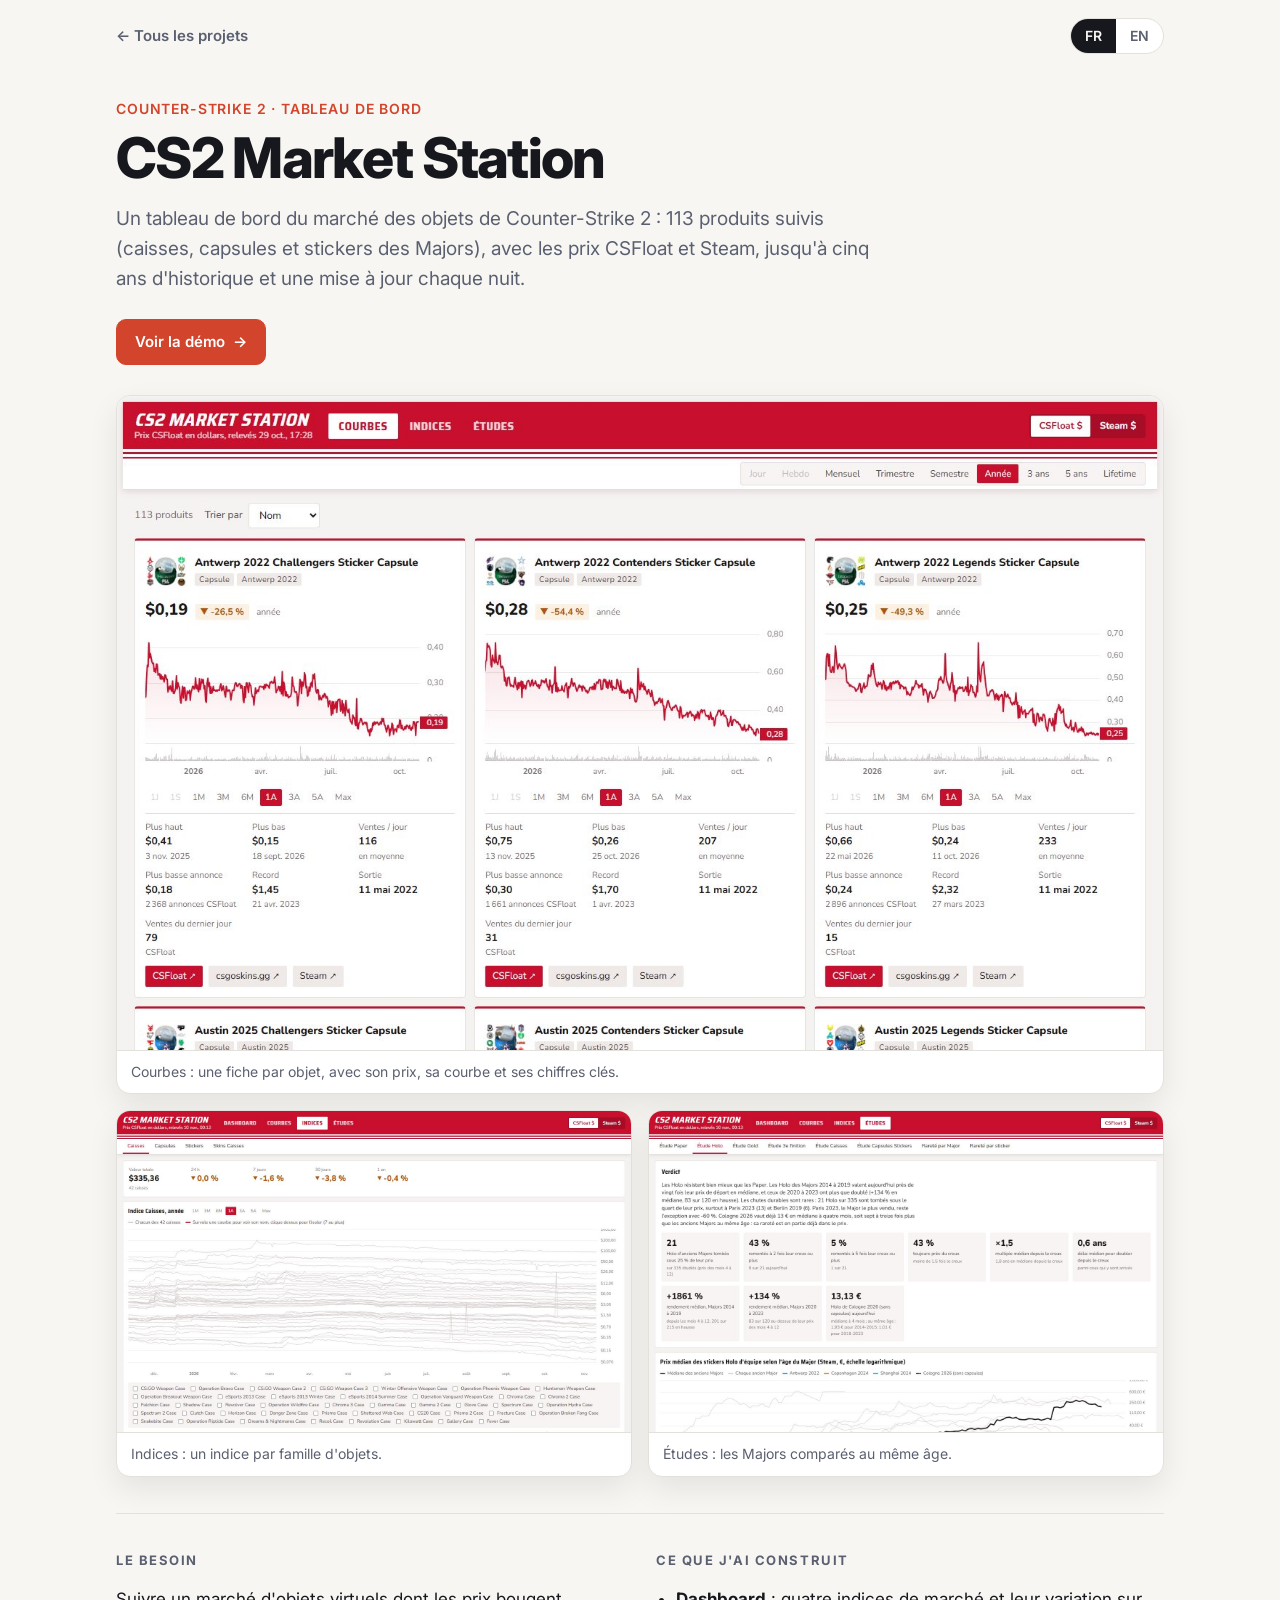
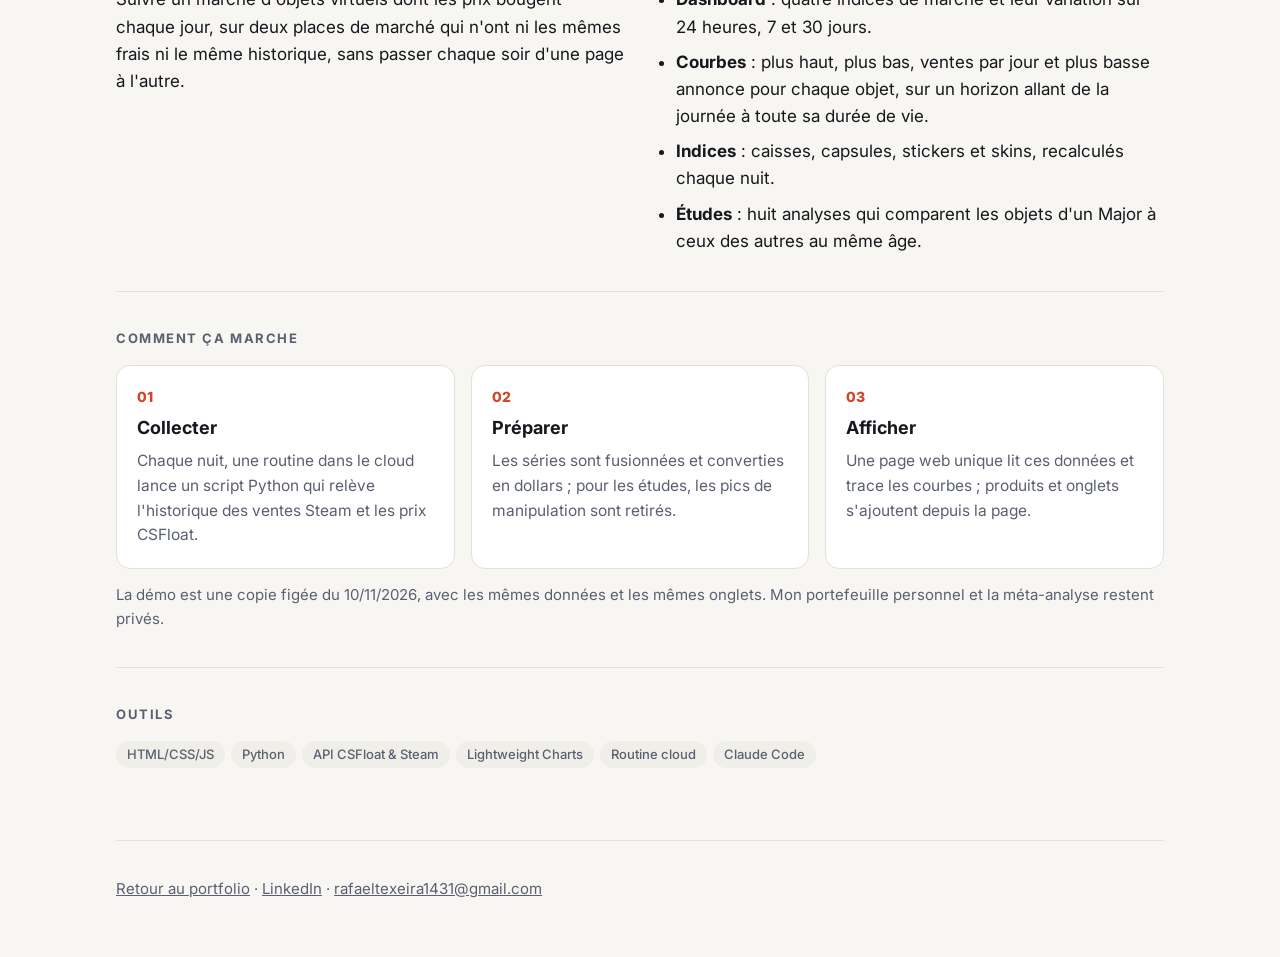
<file: projets/cs2-market-station.html>
<!DOCTYPE html>
<html lang="fr">
<head>
<meta charset="utf-8">
<meta name="viewport" content="width=device-width, initial-scale=1">
<title>CS2 Market Station, Rafael Teixeira</title>
<meta name="description" content="Tableau de bord du marché des objets de Counter-Strike 2 : 113 produits, prix CSFloat et Steam, indices et études, mis à jour chaque nuit.">
<link rel="preconnect" href="https://fonts.googleapis.com">
<link rel="preconnect" href="https://fonts.gstatic.com" crossorigin>
<link href="https://fonts.googleapis.com/css2?family=Inter:wght@400;500;600;700;800&display=swap" rel="stylesheet">
<link rel="stylesheet" href="projet.css">
</head>
<body>
<div class="wrap">

  <header class="top">
    <a class="back" href="../index.html">&larr; <span class="fr">Tous les projets</span><span class="en">All projects</span></a>
    <div class="lang" role="group" aria-label="Langue / Language">
      <button type="button" data-lang="fr" aria-pressed="true">FR</button>
      <button type="button" data-lang="en" aria-pressed="false">EN</button>
    </div>
  </header>

  <div class="hero">
    <p class="tag">Counter-Strike 2 · <span class="fr">tableau de bord</span><span class="en">dashboard</span></p>
    <h1>CS2 Market Station</h1>
    <p class="lead">
      <span class="fr">Un tableau de bord du marché des objets de Counter-Strike 2 : 113 produits suivis (caisses, capsules et stickers des Majors), avec les prix CSFloat et Steam, jusqu'à cinq ans d'historique et une mise à jour chaque nuit.</span>
      <span class="en">A market dashboard for Counter-Strike 2 items: 113 tracked products (cases, Major capsules and stickers), CSFloat and Steam prices, up to five years of history, refreshed every night.</span>
    </p>
    <div class="links">
      <a class="btn primary" href="../demo/station/"><span class="fr">Voir la démo</span><span class="en">Open the demo</span> &rarr;</a>
    </div>
  </div>

  <figure class="shot">
    <img src="../img/cs2-market-station.jpg" alt="Onglet Courbes : une fiche par capsule avec sa courbe de prix" width="1440" height="900">
    <figcaption><span class="fr">Courbes : une fiche par objet, avec son prix, sa courbe et ses chiffres clés.</span><span class="en">Charts: one card per item, with its price, curve and key figures.</span></figcaption>
  </figure>
  <div class="gallery">
    <figure class="shot">
      <img src="../img/station-indices.jpg" alt="Onglet Indices : évolution d'un indice de marché" loading="lazy" width="1440" height="900">
      <figcaption><span class="fr">Indices : un indice par famille d'objets.</span><span class="en">Indices: one index per item family.</span></figcaption>
    </figure>
    <figure class="shot">
      <img src="../img/station-etude.jpg" alt="Onglet Études : verdict et chiffres de l'étude Holo" loading="lazy" width="1440" height="900">
      <figcaption><span class="fr">Études : les Majors comparés au même âge.</span><span class="en">Studies: Majors compared at the same age.</span></figcaption>
    </figure>
  </div>

  <section>
    <div class="cols">
      <div>
        <h2><span class="fr">Le besoin</span><span class="en">The need</span></h2>
        <p><span class="fr">Suivre un marché d'objets virtuels dont les prix bougent chaque jour, sur deux places de marché qui n'ont ni les mêmes frais ni le même historique, sans passer chaque soir d'une page à l'autre.</span><span class="en">Follow a virtual item market whose prices move every day, across two marketplaces with different fees and histories, without jumping between pages every evening.</span></p>
      </div>
      <div>
        <h2><span class="fr">Ce que j'ai construit</span><span class="en">What I built</span></h2>
        <ul class="built">
          <li><span class="fr"><b>Dashboard</b> : quatre indices de marché et leur variation sur 24 heures, 7 et 30 jours.</span><span class="en"><b>Dashboard</b>: four market indices and their 24-hour, 7-day and 30-day change.</span></li>
          <li><span class="fr"><b>Courbes</b> : plus haut, plus bas, ventes par jour et plus basse annonce pour chaque objet, sur un horizon allant de la journée à toute sa durée de vie.</span><span class="en"><b>Charts</b>: high, low, daily sales and lowest listing for each item, from one day to its whole lifetime.</span></li>
          <li><span class="fr"><b>Indices</b> : caisses, capsules, stickers et skins, recalculés chaque nuit.</span><span class="en"><b>Indices</b>: cases, capsules, stickers and skins, recomputed every night.</span></li>
          <li><span class="fr"><b>Études</b> : huit analyses qui comparent les objets d'un Major à ceux des autres au même âge.</span><span class="en"><b>Studies</b>: eight analyses comparing each Major's items with the others at the same age.</span></li>
        </ul>
      </div>
    </div>
  </section>

  <section>
    <h2><span class="fr">Comment ça marche</span><span class="en">How it works</span></h2>
    <div class="steps">
      <div class="step"><div class="n">01</div>
        <h3><span class="fr">Collecter</span><span class="en">Collect</span></h3>
        <p><span class="fr">Chaque nuit, une routine dans le cloud lance un script Python qui relève l'historique des ventes Steam et les prix CSFloat.</span><span class="en">Every night, a cloud routine runs a Python script that pulls Steam sales history and CSFloat prices.</span></p></div>
      <div class="step"><div class="n">02</div>
        <h3><span class="fr">Préparer</span><span class="en">Prepare</span></h3>
        <p><span class="fr">Les séries sont fusionnées et converties en dollars ; pour les études, les pics de manipulation sont retirés.</span><span class="en">Series are merged and converted to dollars; for the studies, manipulation spikes are removed.</span></p></div>
      <div class="step"><div class="n">03</div>
        <h3><span class="fr">Afficher</span><span class="en">Display</span></h3>
        <p><span class="fr">Une page web unique lit ces données et trace les courbes ; produits et onglets s'ajoutent depuis la page.</span><span class="en">A single web page reads the data and draws the charts; products and tabs are added from the page itself.</span></p></div>
    </div>
    <p class="note"><span class="fr">La démo est une copie figée du 10/11/2026, avec les mêmes données et les mêmes onglets. Mon portefeuille personnel et la méta-analyse restent privés.</span><span class="en">The demo is a frozen copy from 10 Nov 2026, with the same data and tabs. My personal holdings and the meta-analysis stay private.</span></p>
  </section>

  <section>
    <h2><span class="fr">Outils</span><span class="en">Tools</span></h2>
    <div class="chips"><span class="chip">HTML/CSS/JS</span><span class="chip">Python</span><span class="chip">API CSFloat &amp; Steam</span><span class="chip">Lightweight Charts</span><span class="chip"><span class="fr">Routine cloud</span><span class="en">Cloud routine</span></span><span class="chip">Claude Code</span></div>
  </section>

  <footer>
    <a href="../index.html"><span class="fr">Retour au portfolio</span><span class="en">Back to portfolio</span></a> · <a href="https://www.linkedin.com/in/rafaelteixeira-sor" target="_blank" rel="noopener">LinkedIn</a> · <a href="mailto:rafaeltexeira1431@gmail.com">rafaeltexeira1431@gmail.com</a>
  </footer>
</div>
<script src="projet.js"></script>
</body>
</html>
</file>
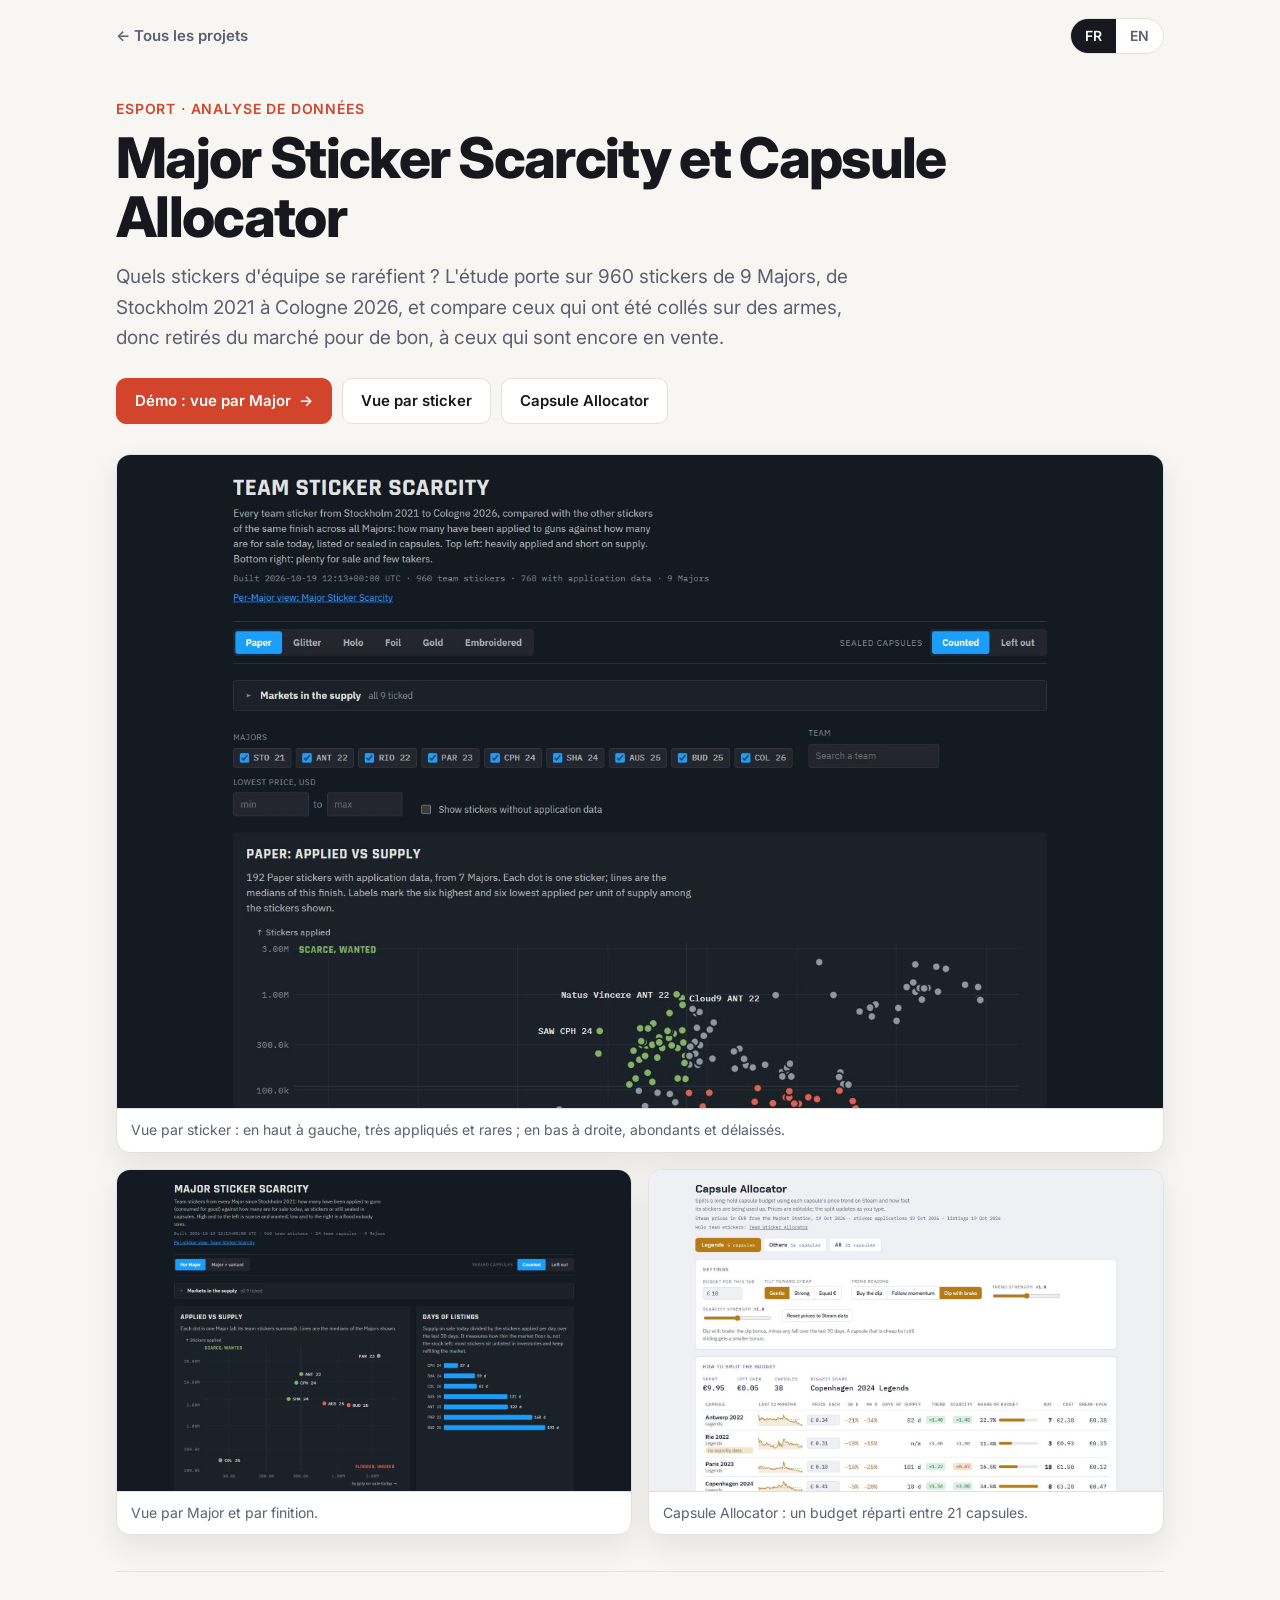
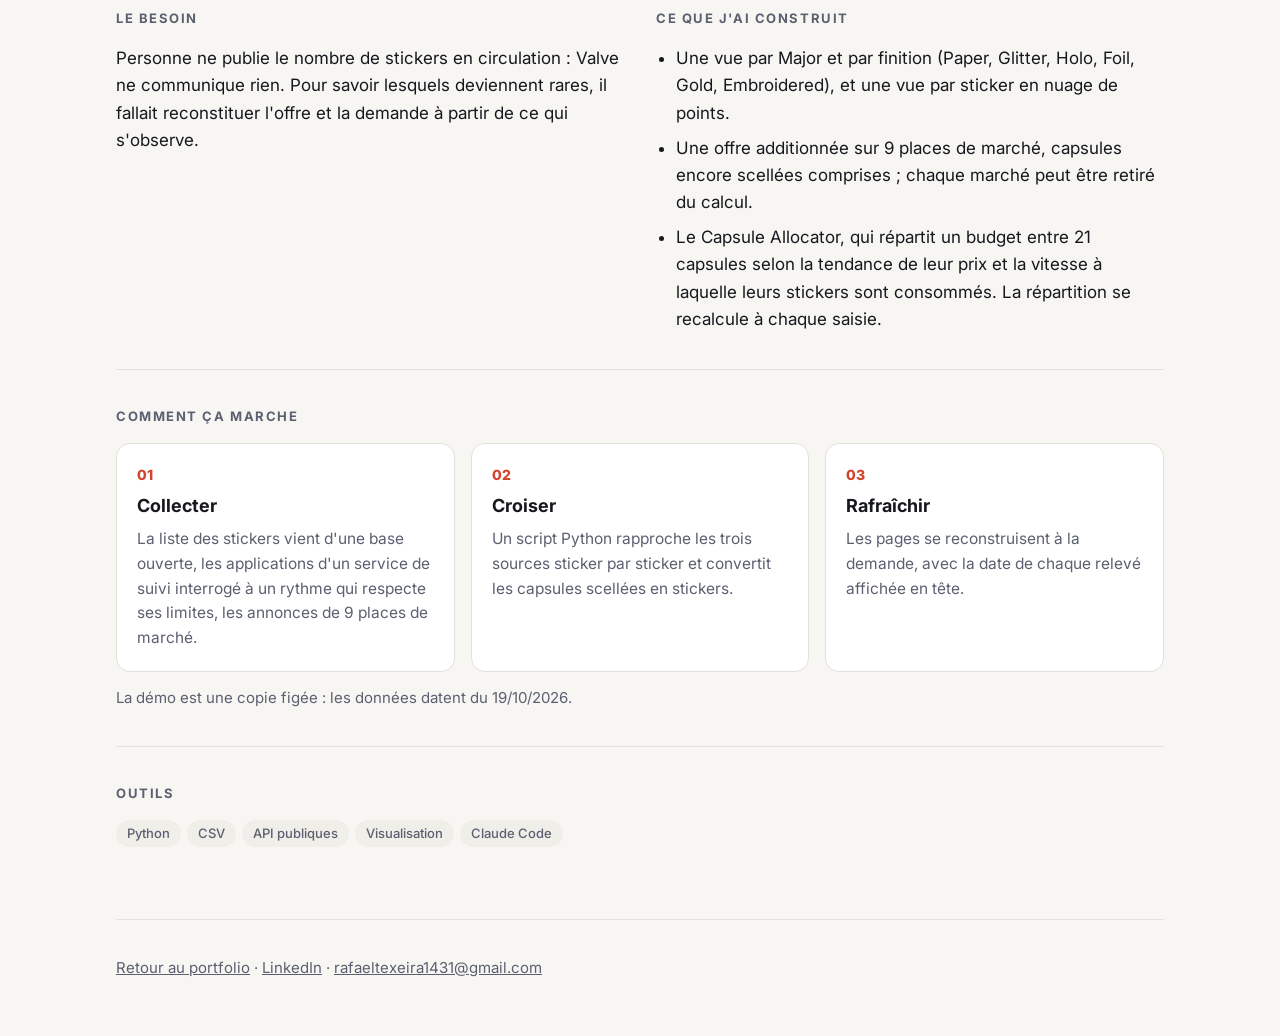
<file: projets/sticker-scarcity.html>
<!DOCTYPE html>
<html lang="fr">
<head>
<meta charset="utf-8">
<meta name="viewport" content="width=device-width, initial-scale=1">
<title>Major Sticker Scarcity, Rafael Teixeira</title>
<meta name="description" content="Quels stickers d'équipe de Counter-Strike 2 se raréfient ? 960 stickers de 9 Majors, appliqués face à l'offre en vente, et un outil de répartition de budget.">
<link rel="preconnect" href="https://fonts.googleapis.com">
<link rel="preconnect" href="https://fonts.gstatic.com" crossorigin>
<link href="https://fonts.googleapis.com/css2?family=Inter:wght@400;500;600;700;800&display=swap" rel="stylesheet">
<link rel="stylesheet" href="projet.css">
</head>
<body>
<div class="wrap">

  <header class="top">
    <a class="back" href="../index.html">&larr; <span class="fr">Tous les projets</span><span class="en">All projects</span></a>
    <div class="lang" role="group" aria-label="Langue / Language">
      <button type="button" data-lang="fr" aria-pressed="true">FR</button>
      <button type="button" data-lang="en" aria-pressed="false">EN</button>
    </div>
  </header>

  <div class="hero">
    <p class="tag">Esport · <span class="fr">analyse de données</span><span class="en">data analysis</span></p>
    <h1>Major Sticker Scarcity <span class="fr">et</span><span class="en">&amp;</span> Capsule Allocator</h1>
    <p class="lead">
      <span class="fr">Quels stickers d'équipe se raréfient ? L'étude porte sur 960 stickers de 9 Majors, de Stockholm 2021 à Cologne 2026, et compare ceux qui ont été collés sur des armes, donc retirés du marché pour de bon, à ceux qui sont encore en vente.</span>
      <span class="en">Which team stickers are becoming scarce? 960 stickers from 9 Majors, Stockholm 2021 to Cologne 2026, comparing those applied to guns (gone from the market for good) with those still for sale.</span>
    </p>
    <div class="links">
      <a class="btn primary" href="../demo/sticker-scarcity/"><span class="fr">Démo : vue par Major</span><span class="en">Demo: per-Major view</span> &rarr;</a>
      <a class="btn" href="../demo/sticker-scarcity/stickers.html"><span class="fr">Vue par sticker</span><span class="en">Per-sticker view</span></a>
      <a class="btn" href="../demo/capsule-allocator/">Capsule Allocator</a>
    </div>
  </div>

  <figure class="shot">
    <img src="../img/sticker-board.jpg" alt="Vue par sticker : stickers appliqués face à l'offre, un point par sticker" width="1440" height="900">
    <figcaption><span class="fr">Vue par sticker : en haut à gauche, très appliqués et rares ; en bas à droite, abondants et délaissés.</span><span class="en">Per-sticker view: top left, heavily applied and scarce; bottom right, plentiful and ignored.</span></figcaption>
  </figure>
  <div class="gallery">
    <figure class="shot">
      <img src="../img/sticker-scarcity.jpg" alt="Vue par Major : stickers appliqués et offre par Major" loading="lazy" width="1440" height="900">
      <figcaption><span class="fr">Vue par Major et par finition.</span><span class="en">Per-Major and per-finish view.</span></figcaption>
    </figure>
    <figure class="shot">
      <img src="../img/capsule-allocator.jpg" alt="Capsule Allocator : répartition d'un budget entre les capsules" loading="lazy" width="1440" height="900">
      <figcaption><span class="fr">Capsule Allocator : un budget réparti entre 21 capsules.</span><span class="en">Capsule Allocator: a budget split across 21 capsules.</span></figcaption>
    </figure>
  </div>

  <section>
    <div class="cols">
      <div>
        <h2><span class="fr">Le besoin</span><span class="en">The need</span></h2>
        <p><span class="fr">Personne ne publie le nombre de stickers en circulation : Valve ne communique rien. Pour savoir lesquels deviennent rares, il fallait reconstituer l'offre et la demande à partir de ce qui s'observe.</span><span class="en">Nobody publishes how many stickers exist: Valve discloses nothing. To find out which ones are getting scarce, supply and demand had to be rebuilt from what can be observed.</span></p>
      </div>
      <div>
        <h2><span class="fr">Ce que j'ai construit</span><span class="en">What I built</span></h2>
        <ul class="built">
          <li><span class="fr">Une vue par Major et par finition (Paper, Glitter, Holo, Foil, Gold, Embroidered), et une vue par sticker en nuage de points.</span><span class="en">A per-Major, per-finish view (Paper, Glitter, Holo, Foil, Gold, Embroidered) and a per-sticker scatter view.</span></li>
          <li><span class="fr">Une offre additionnée sur 9 places de marché, capsules encore scellées comprises ; chaque marché peut être retiré du calcul.</span><span class="en">Supply summed across 9 marketplaces, sealed capsules included; each market can be left out of the count.</span></li>
          <li><span class="fr">Le Capsule Allocator, qui répartit un budget entre 21 capsules selon la tendance de leur prix et la vitesse à laquelle leurs stickers sont consommés. La répartition se recalcule à chaque saisie.</span><span class="en">The Capsule Allocator, which splits a budget across 21 capsules by price trend and by how fast their stickers are being used up. The split updates as you type.</span></li>
        </ul>
      </div>
    </div>
  </section>

  <section>
    <h2><span class="fr">Comment ça marche</span><span class="en">How it works</span></h2>
    <div class="steps">
      <div class="step"><div class="n">01</div>
        <h3><span class="fr">Collecter</span><span class="en">Collect</span></h3>
        <p><span class="fr">La liste des stickers vient d'une base ouverte, les applications d'un service de suivi interrogé à un rythme qui respecte ses limites, les annonces de 9 places de marché.</span><span class="en">The sticker list comes from an open database, applications from a tracking service queried within its rate limits, listings from 9 marketplaces.</span></p></div>
      <div class="step"><div class="n">02</div>
        <h3><span class="fr">Croiser</span><span class="en">Combine</span></h3>
        <p><span class="fr">Un script Python rapproche les trois sources sticker par sticker et convertit les capsules scellées en stickers.</span><span class="en">A Python script matches the three sources sticker by sticker and converts sealed capsules into stickers.</span></p></div>
      <div class="step"><div class="n">03</div>
        <h3><span class="fr">Rafraîchir</span><span class="en">Refresh</span></h3>
        <p><span class="fr">Les pages se reconstruisent à la demande, avec la date de chaque relevé affichée en tête.</span><span class="en">The pages are rebuilt on demand, with the date of each data pull shown at the top.</span></p></div>
    </div>
    <p class="note"><span class="fr">La démo est une copie figée : les données datent du 19/10/2026.</span><span class="en">The demo is a frozen copy: data as of 19 Oct 2026.</span></p>
  </section>

  <section>
    <h2><span class="fr">Outils</span><span class="en">Tools</span></h2>
    <div class="chips"><span class="chip">Python</span><span class="chip">CSV</span><span class="chip"><span class="fr">API publiques</span><span class="en">Public APIs</span></span><span class="chip"><span class="fr">Visualisation</span><span class="en">Data viz</span></span><span class="chip">Claude Code</span></div>
  </section>

  <footer>
    <a href="../index.html"><span class="fr">Retour au portfolio</span><span class="en">Back to portfolio</span></a> · <a href="https://www.linkedin.com/in/rafaelteixeira-sor" target="_blank" rel="noopener">LinkedIn</a> · <a href="mailto:rafaeltexeira1431@gmail.com">rafaeltexeira1431@gmail.com</a>
  </footer>
</div>
<script src="projet.js"></script>
</body>
</html>
</file>
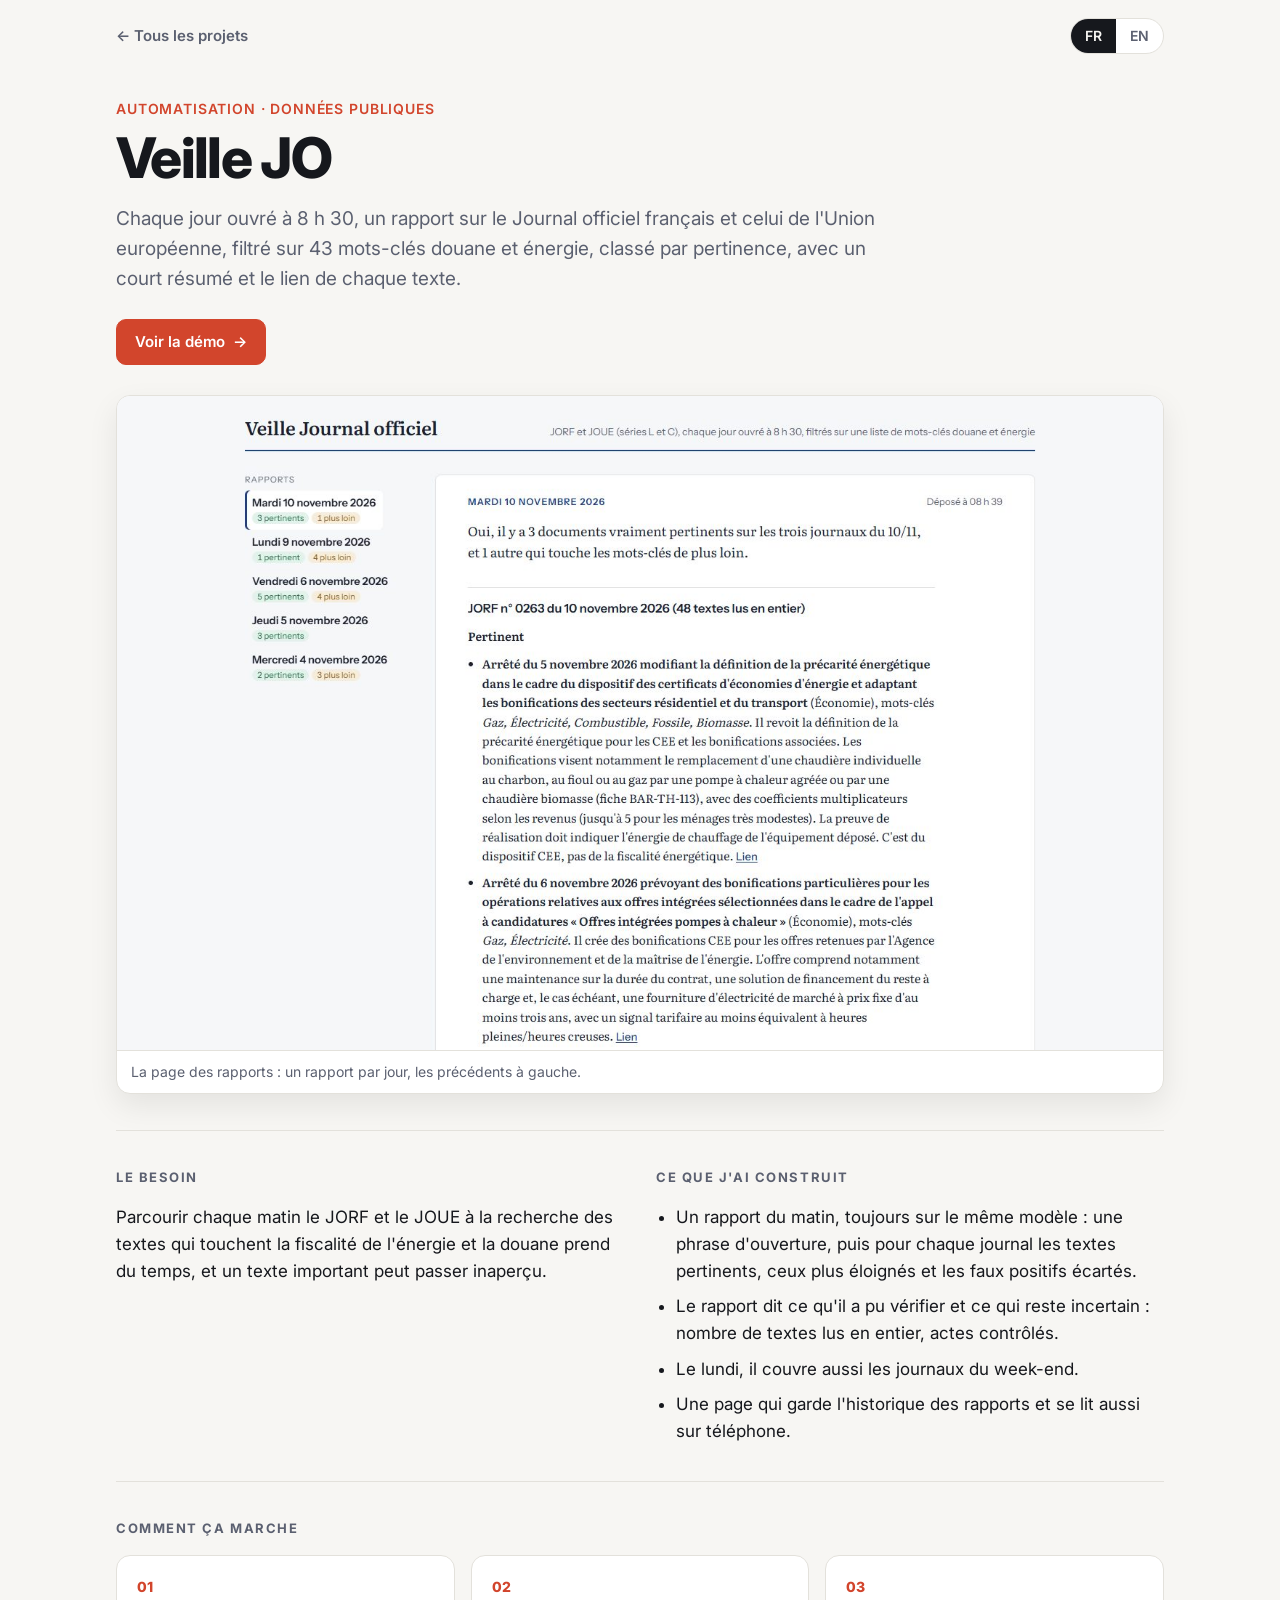
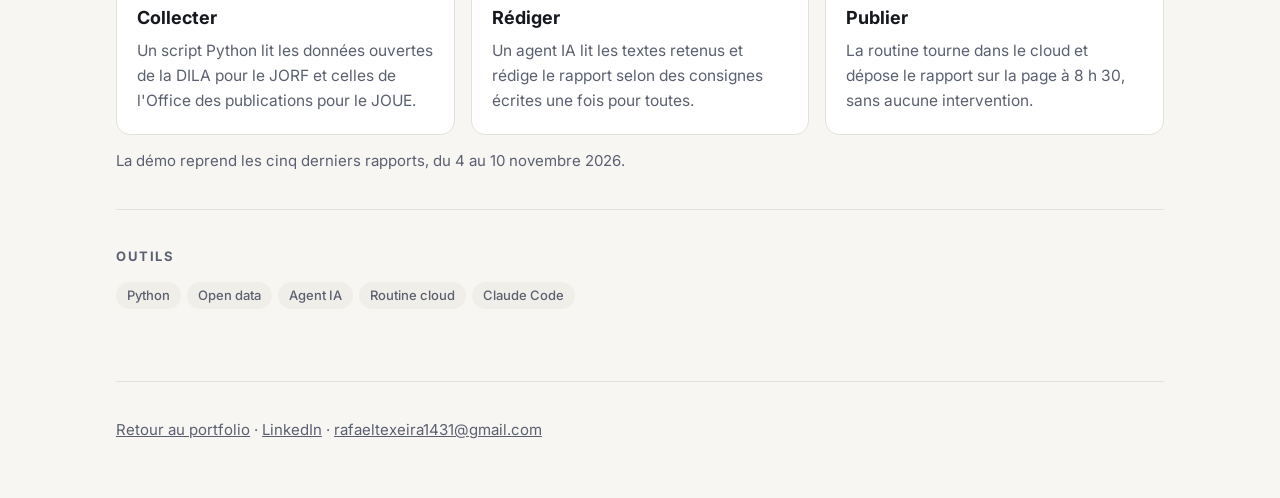
<file: projets/veille-jo.html>
<!DOCTYPE html>
<html lang="fr">
<head>
<meta charset="utf-8">
<meta name="viewport" content="width=device-width, initial-scale=1">
<title>Veille JO, Rafael Teixeira</title>
<meta name="description" content="Chaque jour ouvré à 8 h 30, un rapport sur le Journal officiel français et celui de l'Union européenne, filtré sur des mots-clés douane et énergie.">
<link rel="preconnect" href="https://fonts.googleapis.com">
<link rel="preconnect" href="https://fonts.gstatic.com" crossorigin>
<link href="https://fonts.googleapis.com/css2?family=Inter:wght@400;500;600;700;800&display=swap" rel="stylesheet">
<link rel="stylesheet" href="projet.css">
</head>
<body>
<div class="wrap">

  <header class="top">
    <a class="back" href="../index.html">&larr; <span class="fr">Tous les projets</span><span class="en">All projects</span></a>
    <div class="lang" role="group" aria-label="Langue / Language">
      <button type="button" data-lang="fr" aria-pressed="true">FR</button>
      <button type="button" data-lang="en" aria-pressed="false">EN</button>
    </div>
  </header>

  <div class="hero">
    <p class="tag"><span class="fr">Automatisation · données publiques</span><span class="en">Automation · public data</span></p>
    <h1>Veille JO</h1>
    <p class="lead">
      <span class="fr">Chaque jour ouvré à 8 h 30, un rapport sur le Journal officiel français et celui de l'Union européenne, filtré sur 43 mots-clés douane et énergie, classé par pertinence, avec un court résumé et le lien de chaque texte.</span>
      <span class="en">Every working day at 8:30, a report on the French and EU Official Journals, filtered on 43 customs and energy keywords, ranked by relevance, with a short summary and a link for each text.</span>
    </p>
    <div class="links">
      <a class="btn primary" href="../demo/veille-jo/"><span class="fr">Voir la démo</span><span class="en">Open the demo</span> &rarr;</a>
    </div>
  </div>

  <figure class="shot">
    <img src="../img/veille-jo.jpg" alt="Page Veille JO : liste des rapports et rapport du 10 novembre 2026" width="1440" height="900">
    <figcaption><span class="fr">La page des rapports : un rapport par jour, les précédents à gauche.</span><span class="en">The report page: one report a day, earlier ones on the left (in French).</span></figcaption>
  </figure>

  <section>
    <div class="cols">
      <div>
        <h2><span class="fr">Le besoin</span><span class="en">The need</span></h2>
        <p><span class="fr">Parcourir chaque matin le JORF et le JOUE à la recherche des textes qui touchent la fiscalité de l'énergie et la douane prend du temps, et un texte important peut passer inaperçu.</span><span class="en">Going through the French and EU Official Journals every morning for texts on energy taxation and customs takes time, and an important text can slip through.</span></p>
      </div>
      <div>
        <h2><span class="fr">Ce que j'ai construit</span><span class="en">What I built</span></h2>
        <ul class="built">
          <li><span class="fr">Un rapport du matin, toujours sur le même modèle : une phrase d'ouverture, puis pour chaque journal les textes pertinents, ceux plus éloignés et les faux positifs écartés.</span><span class="en">A morning report, always in the same format: an opening sentence, then for each journal the relevant texts, the more distant ones and the false positives set aside.</span></li>
          <li><span class="fr">Le rapport dit ce qu'il a pu vérifier et ce qui reste incertain : nombre de textes lus en entier, actes contrôlés.</span><span class="en">The report states what it could verify and what remains uncertain: texts read in full, acts checked.</span></li>
          <li><span class="fr">Le lundi, il couvre aussi les journaux du week-end.</span><span class="en">On Mondays it also covers the weekend journals.</span></li>
          <li><span class="fr">Une page qui garde l'historique des rapports et se lit aussi sur téléphone.</span><span class="en">A page that keeps the report history and also reads well on a phone.</span></li>
        </ul>
      </div>
    </div>
  </section>

  <section>
    <h2><span class="fr">Comment ça marche</span><span class="en">How it works</span></h2>
    <div class="steps">
      <div class="step"><div class="n">01</div>
        <h3><span class="fr">Collecter</span><span class="en">Collect</span></h3>
        <p><span class="fr">Un script Python lit les données ouvertes de la DILA pour le JORF et celles de l'Office des publications pour le JOUE.</span><span class="en">A Python script reads DILA open data for the French journal and Publications Office data for the EU journal.</span></p></div>
      <div class="step"><div class="n">02</div>
        <h3><span class="fr">Rédiger</span><span class="en">Write</span></h3>
        <p><span class="fr">Un agent IA lit les textes retenus et rédige le rapport selon des consignes écrites une fois pour toutes.</span><span class="en">An AI agent reads the selected texts and writes the report from fixed written instructions.</span></p></div>
      <div class="step"><div class="n">03</div>
        <h3><span class="fr">Publier</span><span class="en">Publish</span></h3>
        <p><span class="fr">La routine tourne dans le cloud et dépose le rapport sur la page à 8 h 30, sans aucune intervention.</span><span class="en">The routine runs in the cloud and posts the report to the page at 8:30, hands-off.</span></p></div>
    </div>
    <p class="note"><span class="fr">La démo reprend les cinq derniers rapports, du 4 au 10 novembre 2026.</span><span class="en">The demo shows the last five reports, 4 to 10 November 2026.</span></p>
  </section>

  <section>
    <h2><span class="fr">Outils</span><span class="en">Tools</span></h2>
    <div class="chips"><span class="chip">Python</span><span class="chip">Open data</span><span class="chip"><span class="fr">Agent IA</span><span class="en">AI agent</span></span><span class="chip"><span class="fr">Routine cloud</span><span class="en">Cloud routine</span></span><span class="chip">Claude Code</span></div>
  </section>

  <footer>
    <a href="../index.html"><span class="fr">Retour au portfolio</span><span class="en">Back to portfolio</span></a> · <a href="https://www.linkedin.com/in/rafaelteixeira-sor" target="_blank" rel="noopener">LinkedIn</a> · <a href="mailto:rafaeltexeira1431@gmail.com">rafaeltexeira1431@gmail.com</a>
  </footer>
</div>
<script src="projet.js"></script>
</body>
</html>
</file>
<file: projets/projet.css>
/* Pages projet : mêmes couleurs, police et bascule FR/EN que l'accueil. */
:root {
  --bg: #f7f6f3; --surface: #ffffff; --ink: #16181d; --muted: #5b6070; --line: #e3e1db;
  --accent: #d2452c; --accent-ink: #ffffff; --chip: #f0eee8;
}
@media (prefers-color-scheme: dark) {
  :root { --bg: #111317; --surface: #191c22; --ink: #eceef2; --muted: #a2a8b6; --line: #2b2f38;
          --accent: #ff6b4f; --accent-ink: #16181d; --chip: #23272f; }
}
* { box-sizing: border-box; }
html { -webkit-text-size-adjust: 100%; }
body { margin: 0; background: var(--bg); color: var(--ink);
       font-family: Inter, system-ui, -apple-system, "Segoe UI", Roboto, Arial, sans-serif; font-size: 17px; line-height: 1.6; }
a { color: inherit; }
.wrap { max-width: 1080px; margin: 0 auto; padding: 0 16px; }
html[lang="fr"] .en, html[lang="en"] .fr { display: none !important; }

header.top { display: flex; justify-content: space-between; align-items: center; gap: 12px; padding-top: 18px; }
.back { color: var(--muted); text-decoration: none; font-weight: 600; font-size: 15px; }
.back:hover { color: var(--accent); }
.lang { display: inline-flex; border: 1px solid var(--line); border-radius: 999px; overflow: hidden; background: var(--surface); }
.lang button { border: 0; background: transparent; color: var(--muted); font: inherit; font-size: 14px; font-weight: 600; padding: 6px 14px; cursor: pointer; }
.lang button[aria-pressed="true"] { background: var(--ink); color: var(--bg); }

.hero { padding: 44px 0 30px; }
.tag { color: var(--accent); font-weight: 600; font-size: 14px; text-transform: uppercase; letter-spacing: .06em; margin: 0 0 8px; }
.hero h1 { font-size: clamp(34px, 6vw, 56px); line-height: 1.05; margin: 0; letter-spacing: -0.03em; font-weight: 800; }
.hero p.lead { max-width: 760px; color: var(--muted); font-size: 19px; margin: 16px 0 0; }
.links { display: flex; flex-wrap: wrap; gap: 10px; margin-top: 24px; }
.btn { display: inline-flex; align-items: center; gap: 8px; padding: 10px 18px; border-radius: 10px; text-decoration: none;
       font-weight: 600; font-size: 15px; border: 1px solid var(--line); background: var(--surface); }
.btn.primary { background: var(--accent); color: var(--accent-ink); border-color: var(--accent); }

.shot { margin: 0; border-radius: 14px; overflow: hidden; border: 1px solid var(--line); background: var(--surface); box-shadow: 0 12px 30px rgba(0,0,0,.08); }
.shot img { display: block; width: 100%; height: auto; }
.shot figcaption { font-size: 14px; color: var(--muted); padding: 10px 14px; border-top: 1px solid var(--line); }
.gallery { display: grid; grid-template-columns: 1fr 1fr; gap: 16px; margin-top: 16px; }

section { padding: 36px 0; border-top: 1px solid var(--line); margin-top: 36px; }
section + section { margin-top: 0; }
h2 { font-size: 13px; text-transform: uppercase; letter-spacing: 0.12em; color: var(--muted); margin: 0 0 16px; font-weight: 700; }
.cols { display: grid; grid-template-columns: 1fr 1fr; gap: 32px; }
.cols p { margin: 0; }
ul.built { margin: 0; padding-left: 20px; display: grid; gap: 8px; }
.steps { display: grid; grid-template-columns: repeat(3, 1fr); gap: 16px; }
.step { background: var(--surface); border: 1px solid var(--line); border-radius: 14px; padding: 20px; }
.step .n { font-weight: 800; color: var(--accent); font-size: 14px; }
.step h3 { margin: 6px 0 6px; font-size: 18px; }
.step p { margin: 0; color: var(--muted); font-size: 15.5px; }
.chips { display: flex; flex-wrap: wrap; gap: 6px; }
.chip { background: var(--chip); border-radius: 999px; padding: 3px 11px; font-size: 13px; font-weight: 500; color: var(--muted); }
.note { color: var(--muted); font-size: 15px; margin: 14px 0 0; }

footer { padding: 36px 0 56px; border-top: 1px solid var(--line); color: var(--muted); font-size: 15px; margin-top: 36px; }

@media (max-width: 820px) {
  .gallery, .cols, .steps { grid-template-columns: 1fr; }
  .cols { gap: 20px; }
  .hero { padding: 32px 0 24px; }
}
</file>
